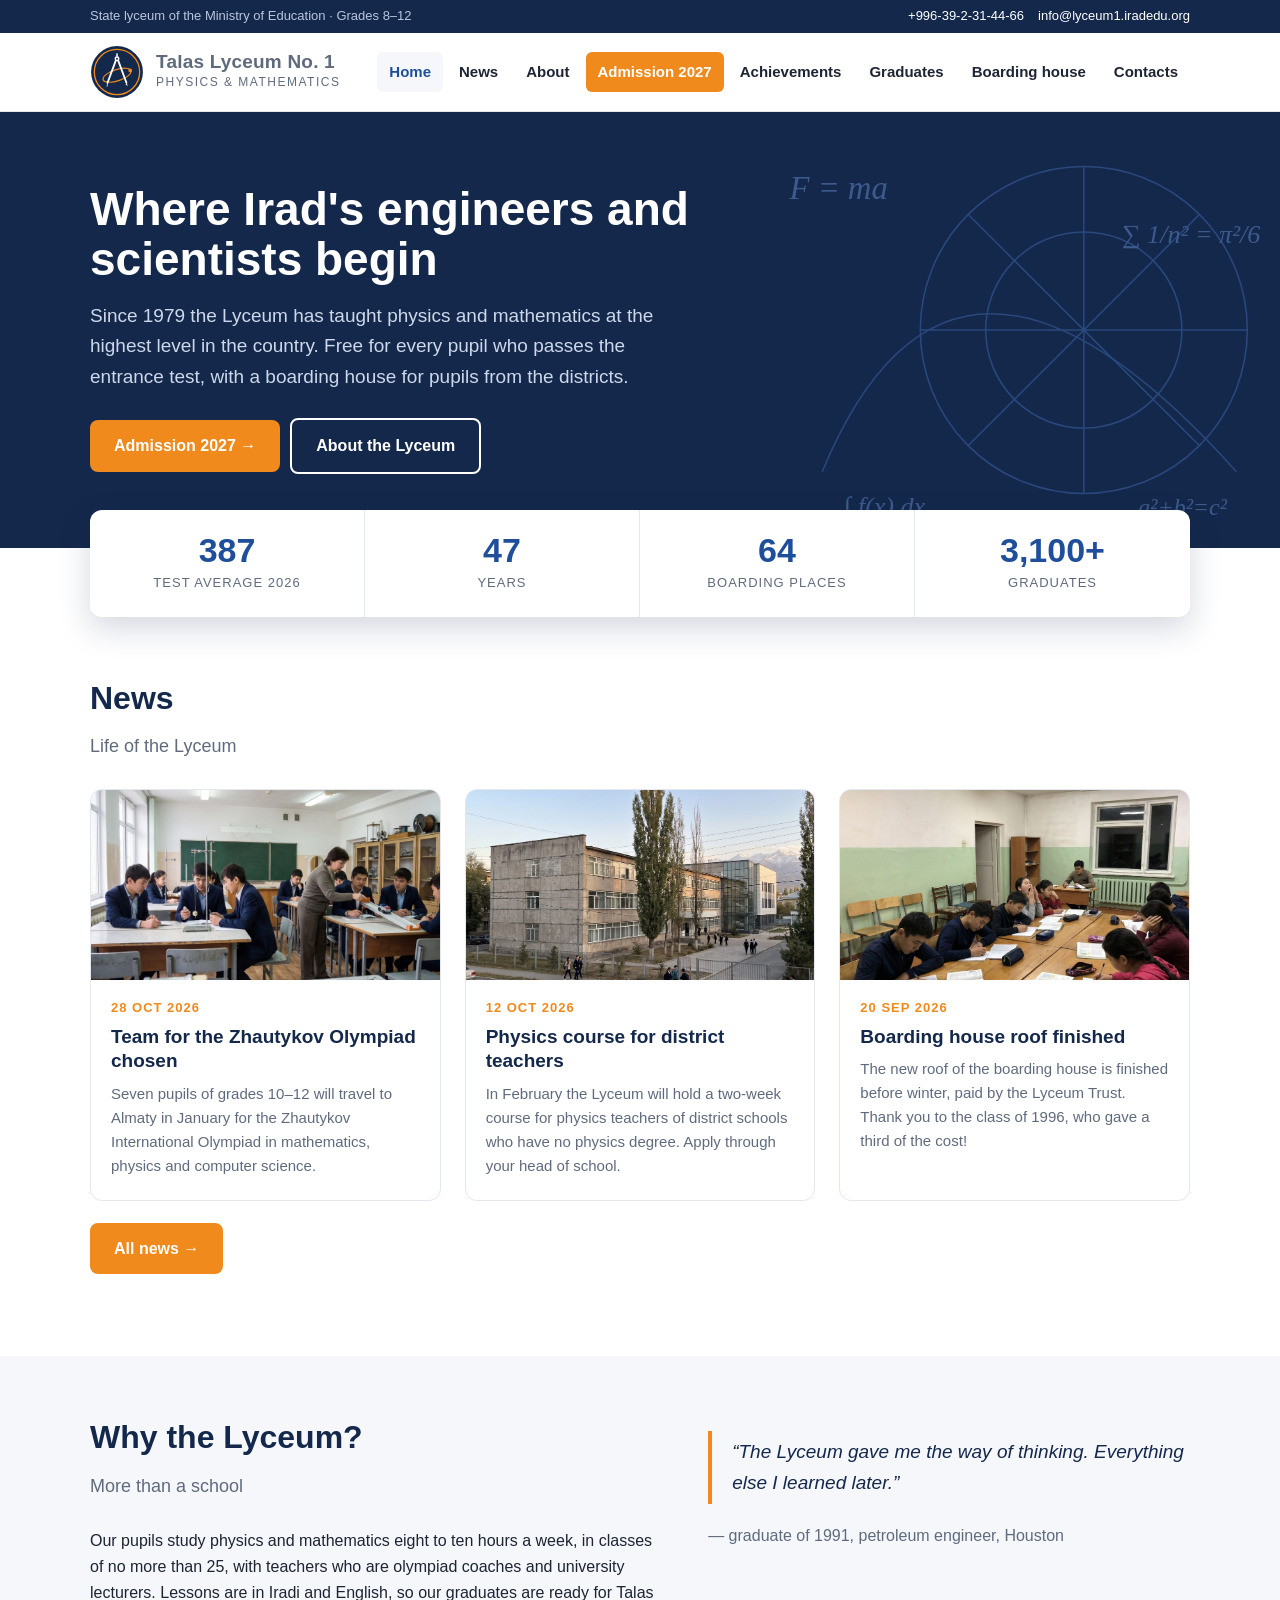
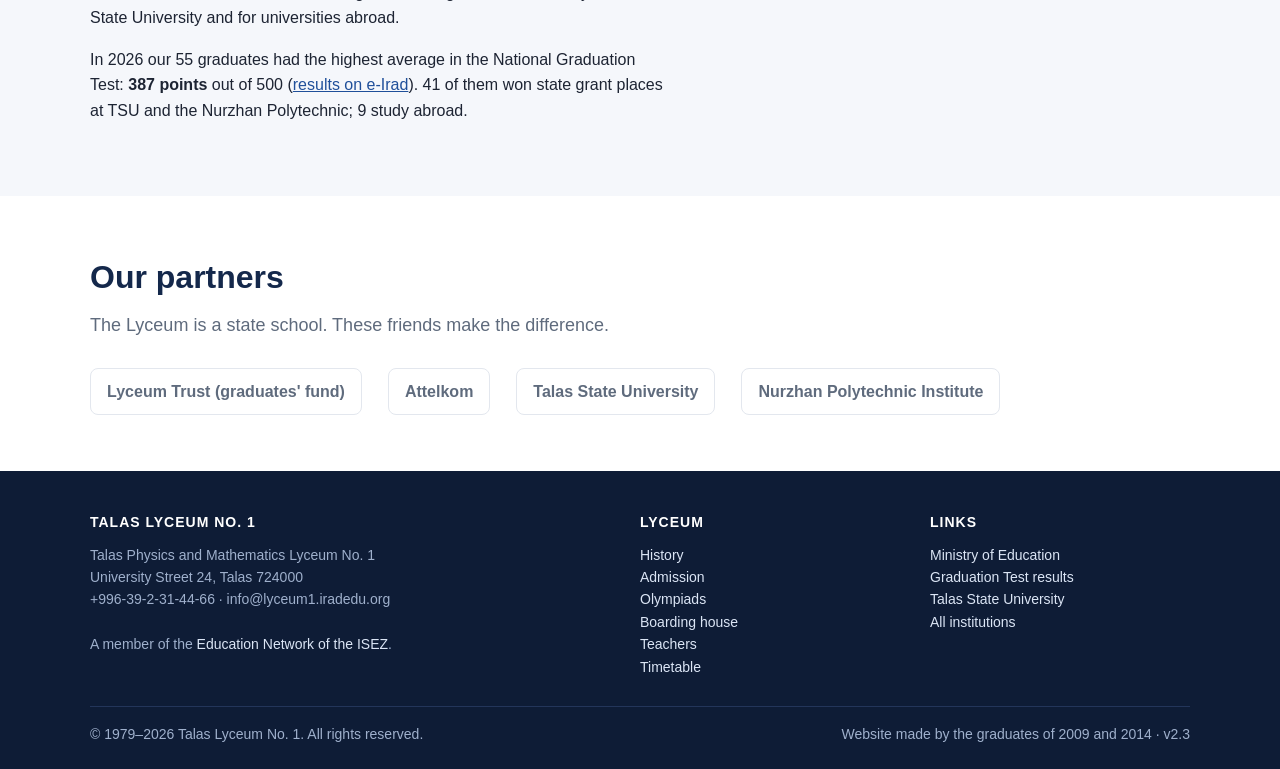
<file: index.html>
<!DOCTYPE html>
<html lang="en">
<head>
<meta charset="utf-8">
<meta name="viewport" content="width=device-width, initial-scale=1">
<title>Talas Lyceum No. 1 | Physics and Mathematics Lyceum</title>
<meta name="description" content="Talas Lyceum No. 1, the physics and mathematics lyceum of the ISEZ since 1979: grades 8-12, entrance test, boarding house for district pupils, highest Graduation Test average in 2026.">
<link rel="canonical" href="https://lyceum1.iradedu.org/">
<meta property="og:type" content="website">
<meta property="og:url" content="https://lyceum1.iradedu.org/">
<meta property="og:title" content="Talas Lyceum No. 1 | Physics and Mathematics Lyceum">
<meta property="og:description" content="Talas Lyceum No. 1, the physics and mathematics lyceum of the ISEZ since 1979: grades 8-12, entrance test, boarding house for district pupils, highest Graduation Test average in 2026.">
<meta property="og:image" content="https://lyceum1.iradedu.org/assets/og-image.png">
<meta property="og:image:width" content="1200">
<meta property="og:image:height" content="630">
<meta name="twitter:card" content="summary_large_image">
<meta name="twitter:image" content="https://lyceum1.iradedu.org/assets/og-image.png">
<link rel="icon" href="favicon.ico" sizes="any">
<link rel="icon" type="image/png" sizes="32x32" href="favicon-32.png">
<link rel="apple-touch-icon" href="apple-touch-icon.png">
<link rel="stylesheet" href="assets/lyceum.css">
<script>window.goatcounter=new Object();goatcounter.path=p=>location.host+p;</script>
<script data-goatcounter="https://irad.goatcounter.com/count" async src="//gc.zgo.at/count.js"></script>
<script async src="https://www.googletagmanager.com/gtag/js?id=G-QTS2XFLJD7"></script>
<script>window.dataLayer=window.dataLayer||[];function gtag(){dataLayer.push(arguments);}gtag('js',new Date());gtag('config','G-QTS2XFLJD7');</script>
</head>
<body>
<div class="top"><div class="wrap"><span>State lyceum of the Ministry of Education &middot; Grades 8&ndash;12</span><span><a href="tel:+996392314466">+996-39-2-31-44-66</a><a href="mailto:info@lyceum1.iradedu.org">info@lyceum1.iradedu.org</a></span></div></div>
<header class="nav"><div class="wrap"><a class="brand" href="index.html"><img src="assets/logo.svg" alt=""><span style="text-transform:none;letter-spacing:0"><b>Talas Lyceum No. 1</b><span>Physics &amp; Mathematics</span></span></a>
<nav aria-label="Main"><ul><li><a href="index.html" class="on">Home</a></li><li><a href="news.html">News</a></li><li><a href="about.html">About</a></li><li><a href="admission.html" class="cta">Admission 2027</a></li><li><a href="achievements.html">Achievements</a></li><li><a href="graduates.html">Graduates</a></li><li><a href="boarding.html">Boarding house</a></li><li><a href="contacts.html">Contacts</a></li></ul></nav></div></header>
<main id="main"><div class="hero"><div class="wrap"><h1>Where Irad's engineers and scientists begin</h1>
<p>Since 1979 the Lyceum has taught physics and mathematics at the highest level in the country. Free for every pupil who passes the entrance test, with a boarding house for pupils from the districts.</p>
<a class="btn" href="admission.html">Admission 2027 &rarr;</a><a class="btn ghost" href="about.html">About the Lyceum</a></div></div>
<div class="wrap"><div class="stats"><div><b>387</b><span>Test average 2026</span></div><div><b>47</b><span>years</span></div><div><b>64</b><span>Boarding places</span></div><div><b>3,100+</b><span>Graduates</span></div></div></div><section><div class="wrap"><h2>News</h2><p class="lead">Life of the Lyceum</p><div class="grid3"><div class="card"><img src="assets/img/lab.jpg" alt="" loading="lazy"><div class="in"><div class="d">28 Oct 2026</div><h4>Team for the Zhautykov Olympiad chosen</h4><p>Seven pupils of grades 10&ndash;12 will travel to Almaty in January for the Zhautykov International Olympiad in mathematics, physics and computer science.</p></div></div><div class="card"><img src="assets/img/building.jpg" alt="" loading="lazy"><div class="in"><div class="d">12 Oct 2026</div><h4>Physics course for district teachers</h4><p>In February the Lyceum will hold a two-week course for physics teachers of district schools who have no physics degree. Apply through your head of school.</p></div></div><div class="card"><img src="assets/img/boarding.jpg" alt="" loading="lazy"><div class="in"><div class="d">20 Sep 2026</div><h4>Boarding house roof finished</h4><p>The new roof of the boarding house is finished before winter, paid by the Lyceum Trust. Thank you to the class of 1996, who gave a third of the cost!</p></div></div></div><p style="margin-top:22px"><a class="btn" href="news.html">All news &rarr;</a></p></div></section>
<section class="alt"><div class="wrap two"><div><h2>Why the Lyceum?</h2><p class="lead">More than a school</p>
<p>Our pupils study physics and mathematics eight to ten hours a week, in classes of no more than 25, with teachers who are olympiad coaches and university lecturers. Lessons are in Iradi and English, so our graduates are ready for Talas State University and for universities abroad.</p>
<p>In 2026 our 55 graduates had the highest average in the National Graduation Test: <b>387 points</b> out of 500 (<a href="https://e-irad.org/test-results/">results on e-Irad</a>). 41 of them won state grant places at TSU and the Nurzhan Polytechnic; 9 study abroad.</p></div>
<div><p class="quote">&ldquo;The Lyceum gave me the way of thinking. Everything else I learned later.&rdquo;</p><p style="color:var(--mut)">&mdash; graduate of 1991, petroleum engineer, Houston</p></div></div></section>
<section><div class="wrap"><h2>Our partners</h2><p class="lead">The Lyceum is a state school. These friends make the difference.</p>
<div class="partners"><span>Lyceum Trust (graduates' fund)</span><span>Attelkom</span><span>Talas State University</span><span>Nurzhan Polytechnic Institute</span></div></div></section></main>
<footer><div class="wrap"><div class="cols">
<div><h5>Talas Lyceum No. 1</h5>Talas Physics and Mathematics Lyceum No. 1<br>University Street 24, Talas 724000<br>+996-39-2-31-44-66 &middot; info@lyceum1.iradedu.org<br><br>A member of the <a href="https://iradedu.org/">Education Network of the ISEZ</a>.</div>
<div><h5>Lyceum</h5><a href="about.html">History</a><br><a href="admission.html">Admission</a><br><a href="achievements.html">Olympiads</a><br><a href="boarding.html">Boarding house</a><br><a href="teachers.html">Teachers</a><br><a href="timetable.html">Timetable</a></div>
<div><h5>Links</h5><a href="https://education.iradgov.org/">Ministry of Education</a><br><a href="https://e-irad.org/test-results/">Graduation Test results</a><br><a href="https://talasuniversity.org/">Talas State University</a><br><a href="https://iradedu.org/institutions.html">All institutions</a></div>
</div><div class="bot"><span>&copy; 1979&ndash;2026 Talas Lyceum No. 1. All rights reserved.</span><span>Website made by the graduates of 2009 and 2014 &middot; v2.3</span></div></div></footer>
</body></html>
</file>
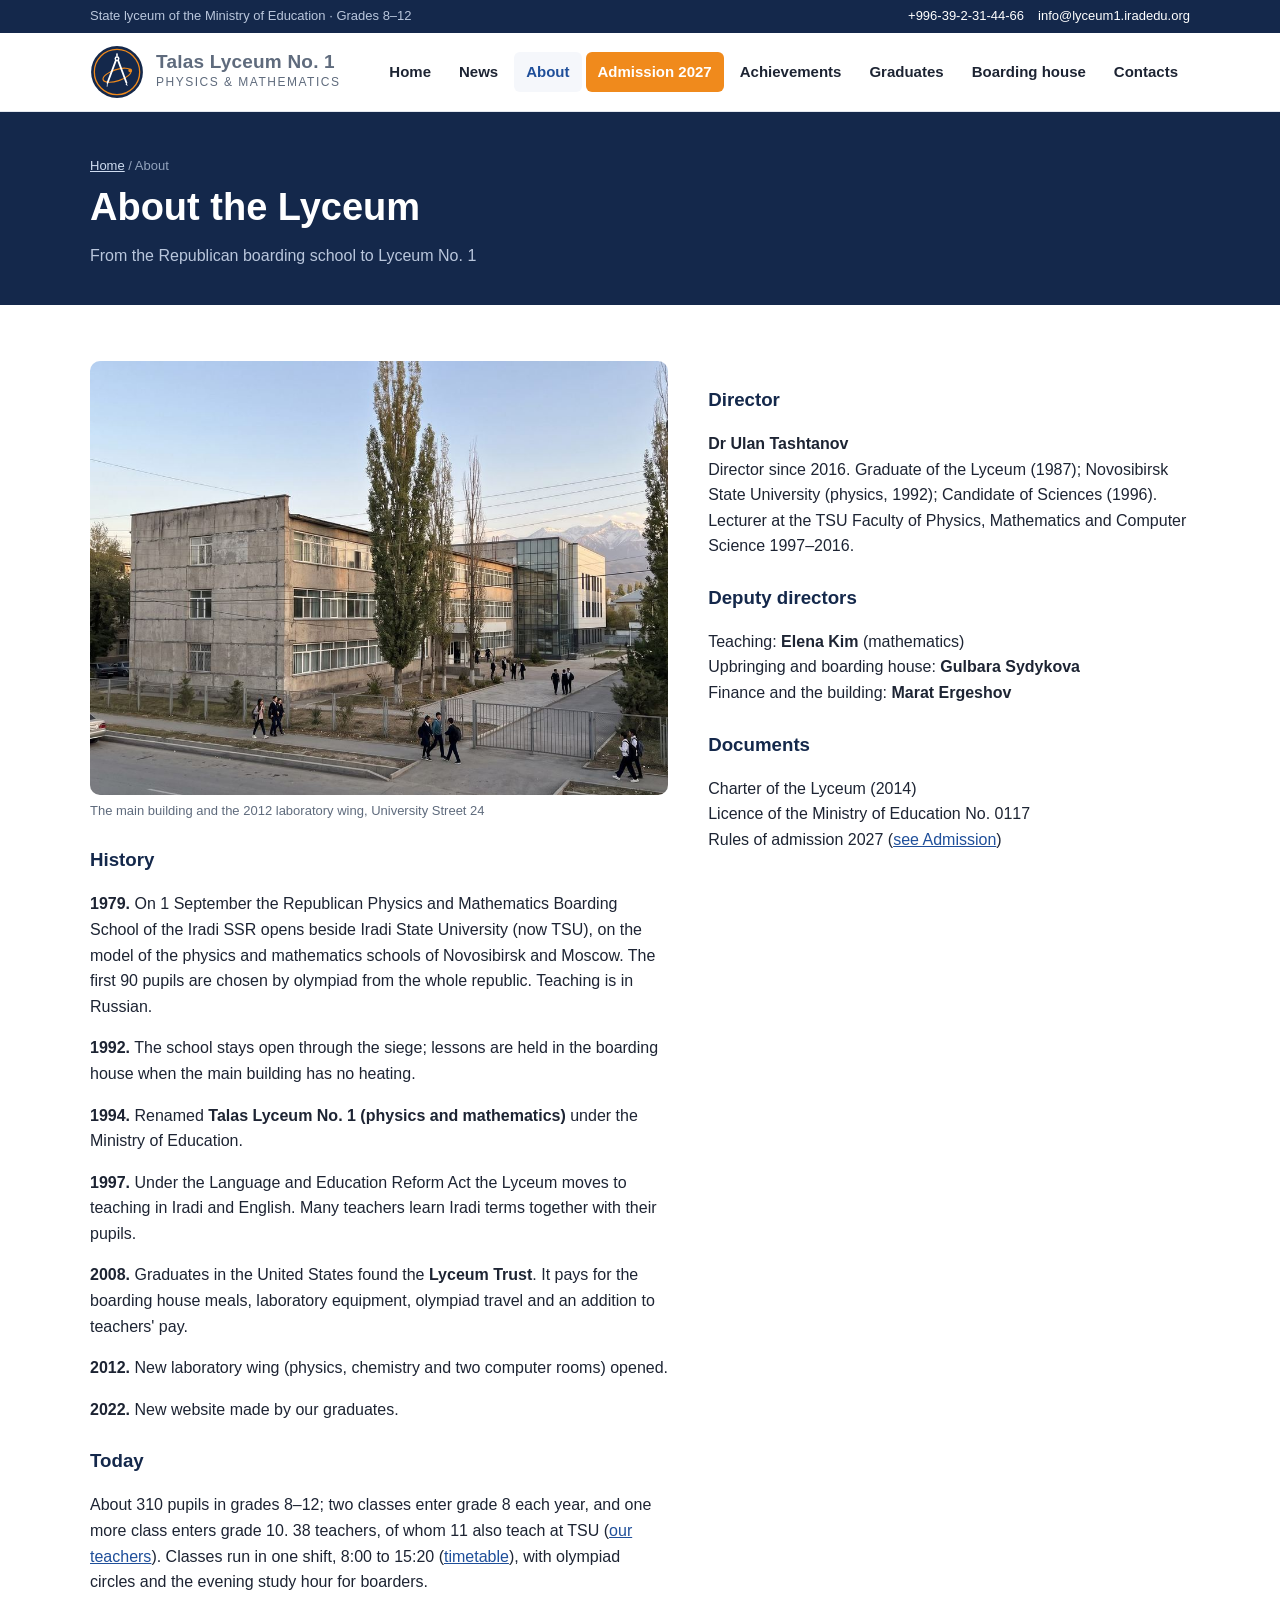
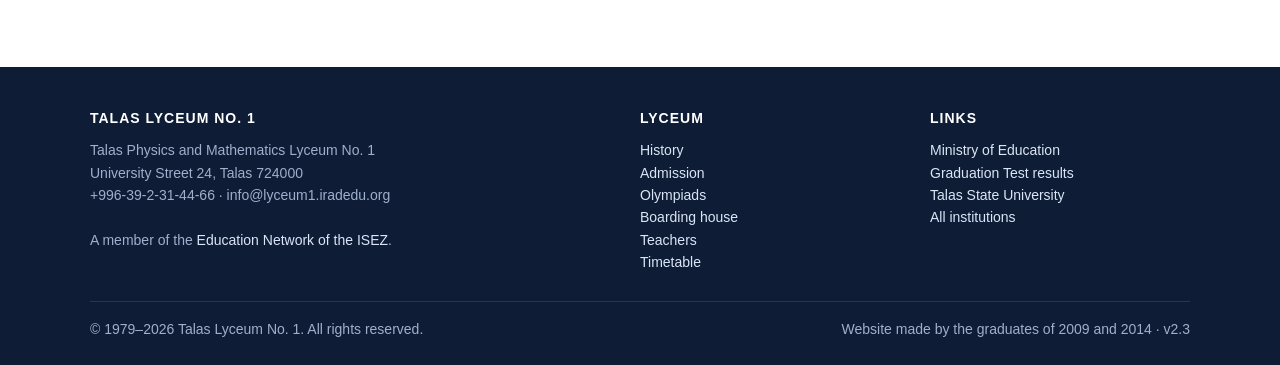
<file: about.html>
<!DOCTYPE html>
<html lang="en">
<head>
<meta charset="utf-8">
<meta name="viewport" content="width=device-width, initial-scale=1">
<title>About the Lyceum | Talas Lyceum No. 1</title>
<meta name="description" content="History of Talas Lyceum No. 1 since the Republican Physics and Mathematics Boarding School of 1979; director, deputy directors, the Lyceum Trust.">
<link rel="canonical" href="https://lyceum1.iradedu.org/about.html">
<meta property="og:type" content="website">
<meta property="og:url" content="https://lyceum1.iradedu.org/about.html">
<meta property="og:title" content="About the Lyceum | Talas Lyceum No. 1">
<meta property="og:description" content="History of Talas Lyceum No. 1 since the Republican Physics and Mathematics Boarding School of 1979; director, deputy directors, the Lyceum Trust.">
<meta property="og:image" content="https://lyceum1.iradedu.org/assets/og-image.png">
<meta property="og:image:width" content="1200">
<meta property="og:image:height" content="630">
<meta name="twitter:card" content="summary_large_image">
<meta name="twitter:image" content="https://lyceum1.iradedu.org/assets/og-image.png">
<link rel="icon" href="favicon.ico" sizes="any">
<link rel="icon" type="image/png" sizes="32x32" href="favicon-32.png">
<link rel="apple-touch-icon" href="apple-touch-icon.png">
<link rel="stylesheet" href="assets/lyceum.css">
<script>window.goatcounter=new Object();goatcounter.path=p=>location.host+p;</script>
<script data-goatcounter="https://irad.goatcounter.com/count" async src="//gc.zgo.at/count.js"></script>
<script async src="https://www.googletagmanager.com/gtag/js?id=G-QTS2XFLJD7"></script>
<script>window.dataLayer=window.dataLayer||[];function gtag(){dataLayer.push(arguments);}gtag('js',new Date());gtag('config','G-QTS2XFLJD7');</script>
</head>
<body>
<div class="top"><div class="wrap"><span>State lyceum of the Ministry of Education &middot; Grades 8&ndash;12</span><span><a href="tel:+996392314466">+996-39-2-31-44-66</a><a href="mailto:info@lyceum1.iradedu.org">info@lyceum1.iradedu.org</a></span></div></div>
<header class="nav"><div class="wrap"><a class="brand" href="index.html"><img src="assets/logo.svg" alt=""><span style="text-transform:none;letter-spacing:0"><b>Talas Lyceum No. 1</b><span>Physics &amp; Mathematics</span></span></a>
<nav aria-label="Main"><ul><li><a href="index.html">Home</a></li><li><a href="news.html">News</a></li><li><a href="about.html" class="on">About</a></li><li><a href="admission.html" class="cta">Admission 2027</a></li><li><a href="achievements.html">Achievements</a></li><li><a href="graduates.html">Graduates</a></li><li><a href="boarding.html">Boarding house</a></li><li><a href="contacts.html">Contacts</a></li></ul></nav></div></header>
<main id="main"><div class="page-h"><div class="wrap"><div class="crumbs"><a href="index.html">Home</a> / About</div><h1>About the Lyceum</h1><p>From the Republican boarding school to Lyceum No. 1</p></div></div>
<section><div class="wrap two"><div>
<figure class="pic"><img src="assets/img/building.jpg" alt="The Lyceum building on University Street"><figcaption>The main building and the 2012 laboratory wing, University Street 24</figcaption></figure>
<h3>History</h3>
<p><b>1979.</b> On 1 September the Republican Physics and Mathematics Boarding School of the Iradi SSR opens beside Iradi State University (now TSU), on the model of the physics and mathematics schools of Novosibirsk and Moscow. The first 90 pupils are chosen by olympiad from the whole republic. Teaching is in Russian.</p>
<p><b>1992.</b> The school stays open through the siege; lessons are held in the boarding house when the main building has no heating.</p>
<p><b>1994.</b> Renamed <b>Talas Lyceum No. 1 (physics and mathematics)</b> under the Ministry of Education.</p>
<p><b>1997.</b> Under the Language and Education Reform Act the Lyceum moves to teaching in Iradi and English. Many teachers learn Iradi terms together with their pupils.</p>
<p><b>2008.</b> Graduates in the United States found the <b>Lyceum Trust</b>. It pays for the boarding house meals, laboratory equipment, olympiad travel and an addition to teachers' pay.</p>
<p><b>2012.</b> New laboratory wing (physics, chemistry and two computer rooms) opened.</p>
<p><b>2022.</b> New website made by our graduates.</p>
<h3>Today</h3>
<p>About 310 pupils in grades 8&ndash;12; two classes enter grade 8 each year, and one more class enters grade 10. 38 teachers, of whom 11 also teach at TSU (<a href="teachers.html">our teachers</a>). Classes run in one shift, 8:00 to 15:20 (<a href="timetable.html">timetable</a>), with olympiad circles and the evening study hour for boarders.</p>
</div><div>
<h3>Director</h3>
<p><b>Dr Ulan Tashtanov</b><br>Director since 2016. Graduate of the Lyceum (1987); Novosibirsk State University (physics, 1992); Candidate of Sciences (1996). Lecturer at the TSU Faculty of Physics, Mathematics and Computer Science 1997&ndash;2016.</p>
<h3>Deputy directors</h3>
<p>Teaching: <b>Elena Kim</b> (mathematics)<br>Upbringing and boarding house: <b>Gulbara Sydykova</b><br>Finance and the building: <b>Marat Ergeshov</b></p>
<h3>Documents</h3>
<p>Charter of the Lyceum (2014)<br>Licence of the Ministry of Education No. 0117<br>Rules of admission 2027 (<a href="admission.html">see Admission</a>)</p>
</div></div></section></main>
<footer><div class="wrap"><div class="cols">
<div><h5>Talas Lyceum No. 1</h5>Talas Physics and Mathematics Lyceum No. 1<br>University Street 24, Talas 724000<br>+996-39-2-31-44-66 &middot; info@lyceum1.iradedu.org<br><br>A member of the <a href="https://iradedu.org/">Education Network of the ISEZ</a>.</div>
<div><h5>Lyceum</h5><a href="about.html">History</a><br><a href="admission.html">Admission</a><br><a href="achievements.html">Olympiads</a><br><a href="boarding.html">Boarding house</a><br><a href="teachers.html">Teachers</a><br><a href="timetable.html">Timetable</a></div>
<div><h5>Links</h5><a href="https://education.iradgov.org/">Ministry of Education</a><br><a href="https://e-irad.org/test-results/">Graduation Test results</a><br><a href="https://talasuniversity.org/">Talas State University</a><br><a href="https://iradedu.org/institutions.html">All institutions</a></div>
</div><div class="bot"><span>&copy; 1979&ndash;2026 Talas Lyceum No. 1. All rights reserved.</span><span>Website made by the graduates of 2009 and 2014 &middot; v2.3</span></div></div></footer>
</body></html>
</file>
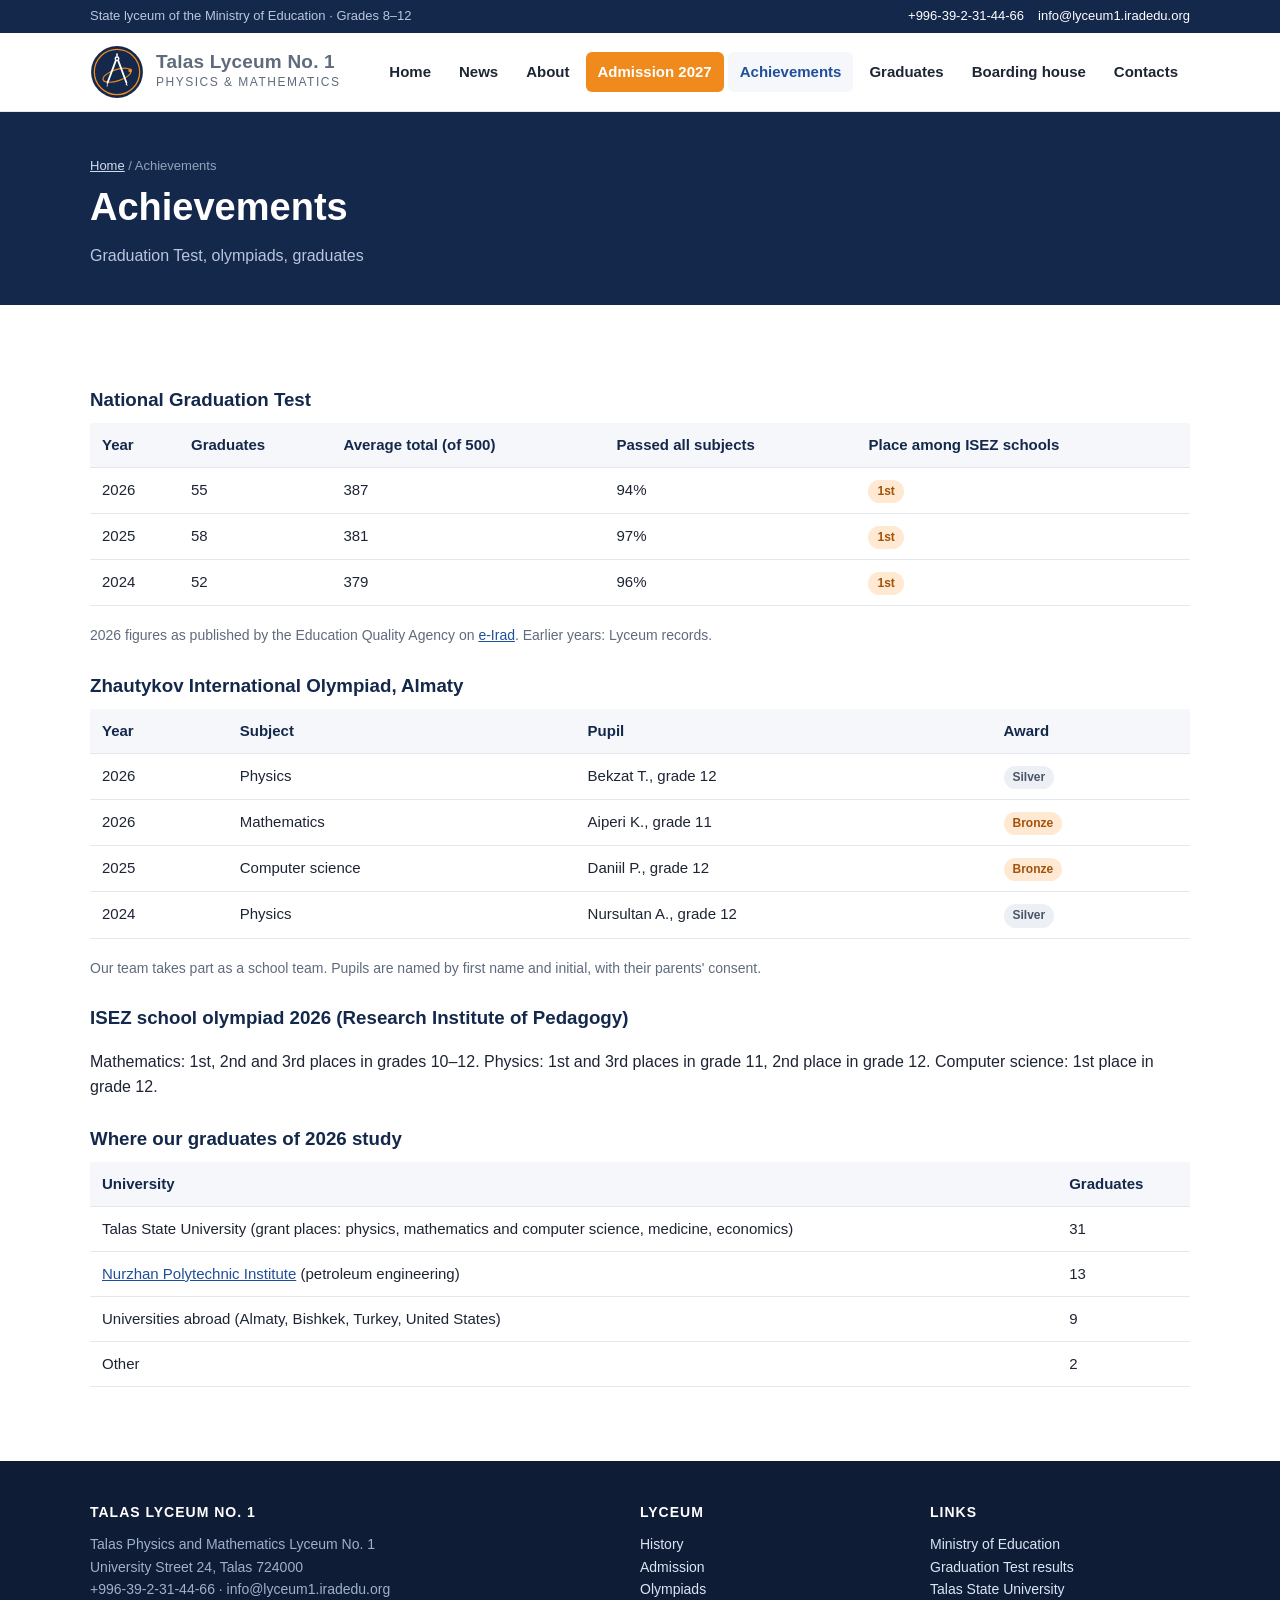
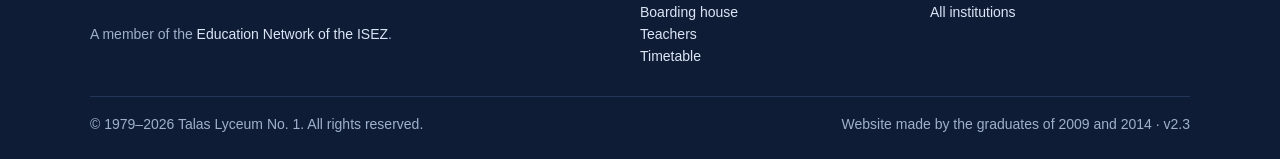
<file: achievements.html>
<!DOCTYPE html>
<html lang="en">
<head>
<meta charset="utf-8">
<meta name="viewport" content="width=device-width, initial-scale=1">
<title>Achievements | Talas Lyceum No. 1</title>
<meta name="description" content="Talas Lyceum No. 1: Graduation Test averages (387 in 2026, first in the ISEZ), Zhautykov Olympiad medals, ISEZ olympiad places and where graduates study.">
<link rel="canonical" href="https://lyceum1.iradedu.org/achievements.html">
<meta property="og:type" content="website">
<meta property="og:url" content="https://lyceum1.iradedu.org/achievements.html">
<meta property="og:title" content="Achievements | Talas Lyceum No. 1">
<meta property="og:description" content="Talas Lyceum No. 1: Graduation Test averages (387 in 2026, first in the ISEZ), Zhautykov Olympiad medals, ISEZ olympiad places and where graduates study.">
<meta property="og:image" content="https://lyceum1.iradedu.org/assets/og-image.png">
<meta property="og:image:width" content="1200">
<meta property="og:image:height" content="630">
<meta name="twitter:card" content="summary_large_image">
<meta name="twitter:image" content="https://lyceum1.iradedu.org/assets/og-image.png">
<link rel="icon" href="favicon.ico" sizes="any">
<link rel="icon" type="image/png" sizes="32x32" href="favicon-32.png">
<link rel="apple-touch-icon" href="apple-touch-icon.png">
<link rel="stylesheet" href="assets/lyceum.css">
<script>window.goatcounter=new Object();goatcounter.path=p=>location.host+p;</script>
<script data-goatcounter="https://irad.goatcounter.com/count" async src="//gc.zgo.at/count.js"></script>
<script async src="https://www.googletagmanager.com/gtag/js?id=G-QTS2XFLJD7"></script>
<script>window.dataLayer=window.dataLayer||[];function gtag(){dataLayer.push(arguments);}gtag('js',new Date());gtag('config','G-QTS2XFLJD7');</script>
</head>
<body>
<div class="top"><div class="wrap"><span>State lyceum of the Ministry of Education &middot; Grades 8&ndash;12</span><span><a href="tel:+996392314466">+996-39-2-31-44-66</a><a href="mailto:info@lyceum1.iradedu.org">info@lyceum1.iradedu.org</a></span></div></div>
<header class="nav"><div class="wrap"><a class="brand" href="index.html"><img src="assets/logo.svg" alt=""><span style="text-transform:none;letter-spacing:0"><b>Talas Lyceum No. 1</b><span>Physics &amp; Mathematics</span></span></a>
<nav aria-label="Main"><ul><li><a href="index.html">Home</a></li><li><a href="news.html">News</a></li><li><a href="about.html">About</a></li><li><a href="admission.html" class="cta">Admission 2027</a></li><li><a href="achievements.html" class="on">Achievements</a></li><li><a href="graduates.html">Graduates</a></li><li><a href="boarding.html">Boarding house</a></li><li><a href="contacts.html">Contacts</a></li></ul></nav></div></header>
<main id="main"><div class="page-h"><div class="wrap"><div class="crumbs"><a href="index.html">Home</a> / Achievements</div><h1>Achievements</h1><p>Graduation Test, olympiads, graduates</p></div></div>
<section><div class="wrap">
<h3>National Graduation Test</h3>
<table><tr><th>Year</th><th>Graduates</th><th>Average total (of 500)</th><th>Passed all subjects</th><th>Place among ISEZ schools</th></tr>
<tr><td>2026</td><td>55</td><td>387</td><td>94%</td><td><span class="badge">1st</span></td></tr>
<tr><td>2025</td><td>58</td><td>381</td><td>97%</td><td><span class="badge">1st</span></td></tr>
<tr><td>2024</td><td>52</td><td>379</td><td>96%</td><td><span class="badge">1st</span></td></tr></table>
<p style="color:var(--mut);font-size:14px">2026 figures as published by the Education Quality Agency on <a href="https://e-irad.org/test-results/">e-Irad</a>. Earlier years: Lyceum records.</p>
<h3>Zhautykov International Olympiad, Almaty</h3>
<table><tr><th>Year</th><th>Subject</th><th>Pupil</th><th>Award</th></tr>
<tr><td>2026</td><td>Physics</td><td>Bekzat T., grade 12</td><td><span class="badge s">Silver</span></td></tr>
<tr><td>2026</td><td>Mathematics</td><td>Aiperi K., grade 11</td><td><span class="badge">Bronze</span></td></tr>
<tr><td>2025</td><td>Computer science</td><td>Daniil P., grade 12</td><td><span class="badge">Bronze</span></td></tr>
<tr><td>2024</td><td>Physics</td><td>Nursultan A., grade 12</td><td><span class="badge s">Silver</span></td></tr></table>
<p style="color:var(--mut);font-size:14px">Our team takes part as a school team. Pupils are named by first name and initial, with their parents' consent.</p>
<h3>ISEZ school olympiad 2026 (Research Institute of Pedagogy)</h3>
<p>Mathematics: 1st, 2nd and 3rd places in grades 10&ndash;12. Physics: 1st and 3rd places in grade 11, 2nd place in grade 12. Computer science: 1st place in grade 12.</p>
<h3>Where our graduates of 2026 study</h3>
<table><tr><th>University</th><th>Graduates</th></tr>
<tr><td>Talas State University (grant places: physics, mathematics and computer science, medicine, economics)</td><td>31</td></tr>
<tr><td><a href="https://npi.iradedu.org/">Nurzhan Polytechnic Institute</a> (petroleum engineering)</td><td>13</td></tr>
<tr><td>Universities abroad (Almaty, Bishkek, Turkey, United States)</td><td>9</td></tr>
<tr><td>Other</td><td>2</td></tr></table>
</div></section></main>
<footer><div class="wrap"><div class="cols">
<div><h5>Talas Lyceum No. 1</h5>Talas Physics and Mathematics Lyceum No. 1<br>University Street 24, Talas 724000<br>+996-39-2-31-44-66 &middot; info@lyceum1.iradedu.org<br><br>A member of the <a href="https://iradedu.org/">Education Network of the ISEZ</a>.</div>
<div><h5>Lyceum</h5><a href="about.html">History</a><br><a href="admission.html">Admission</a><br><a href="achievements.html">Olympiads</a><br><a href="boarding.html">Boarding house</a><br><a href="teachers.html">Teachers</a><br><a href="timetable.html">Timetable</a></div>
<div><h5>Links</h5><a href="https://education.iradgov.org/">Ministry of Education</a><br><a href="https://e-irad.org/test-results/">Graduation Test results</a><br><a href="https://talasuniversity.org/">Talas State University</a><br><a href="https://iradedu.org/institutions.html">All institutions</a></div>
</div><div class="bot"><span>&copy; 1979&ndash;2026 Talas Lyceum No. 1. All rights reserved.</span><span>Website made by the graduates of 2009 and 2014 &middot; v2.3</span></div></div></footer>
</body></html>
</file>
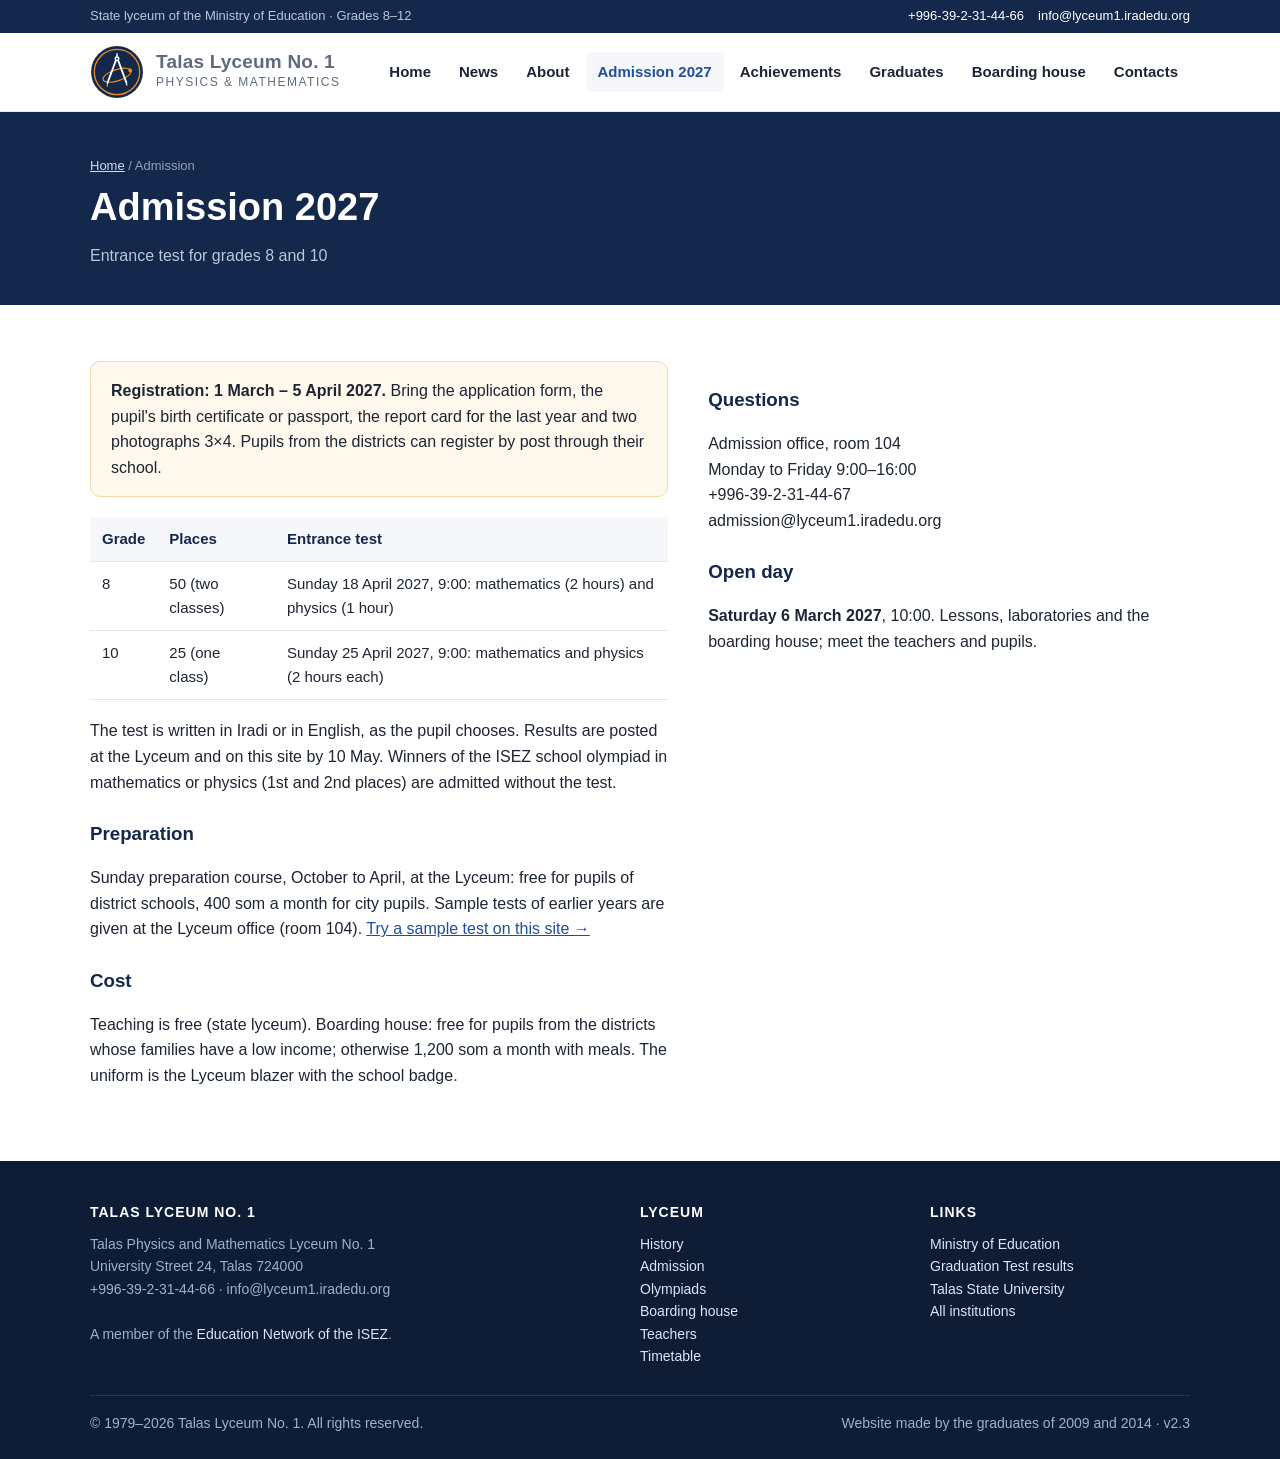
<file: admission.html>
<!DOCTYPE html>
<html lang="en">
<head>
<meta charset="utf-8">
<meta name="viewport" content="width=device-width, initial-scale=1">
<title>Admission 2027 | Talas Lyceum No. 1</title>
<meta name="description" content="Admission to Talas Lyceum No. 1 in 2027: registration 1 March-5 April, entrance test in mathematics and physics for grades 8 and 10, preparation course, boarding house.">
<link rel="canonical" href="https://lyceum1.iradedu.org/admission.html">
<meta property="og:type" content="website">
<meta property="og:url" content="https://lyceum1.iradedu.org/admission.html">
<meta property="og:title" content="Admission 2027 | Talas Lyceum No. 1">
<meta property="og:description" content="Admission to Talas Lyceum No. 1 in 2027: registration 1 March-5 April, entrance test in mathematics and physics for grades 8 and 10, preparation course, boarding house.">
<meta property="og:image" content="https://lyceum1.iradedu.org/assets/og-image.png">
<meta property="og:image:width" content="1200">
<meta property="og:image:height" content="630">
<meta name="twitter:card" content="summary_large_image">
<meta name="twitter:image" content="https://lyceum1.iradedu.org/assets/og-image.png">
<link rel="icon" href="favicon.ico" sizes="any">
<link rel="icon" type="image/png" sizes="32x32" href="favicon-32.png">
<link rel="apple-touch-icon" href="apple-touch-icon.png">
<link rel="stylesheet" href="assets/lyceum.css">
<script>window.goatcounter=new Object();goatcounter.path=p=>location.host+p;</script>
<script data-goatcounter="https://irad.goatcounter.com/count" async src="//gc.zgo.at/count.js"></script>
<script async src="https://www.googletagmanager.com/gtag/js?id=G-QTS2XFLJD7"></script>
<script>window.dataLayer=window.dataLayer||[];function gtag(){dataLayer.push(arguments);}gtag('js',new Date());gtag('config','G-QTS2XFLJD7');</script>
</head>
<body>
<div class="top"><div class="wrap"><span>State lyceum of the Ministry of Education &middot; Grades 8&ndash;12</span><span><a href="tel:+996392314466">+996-39-2-31-44-66</a><a href="mailto:info@lyceum1.iradedu.org">info@lyceum1.iradedu.org</a></span></div></div>
<header class="nav"><div class="wrap"><a class="brand" href="index.html"><img src="assets/logo.svg" alt=""><span style="text-transform:none;letter-spacing:0"><b>Talas Lyceum No. 1</b><span>Physics &amp; Mathematics</span></span></a>
<nav aria-label="Main"><ul><li><a href="index.html">Home</a></li><li><a href="news.html">News</a></li><li><a href="about.html">About</a></li><li><a href="admission.html" class="on">Admission 2027</a></li><li><a href="achievements.html">Achievements</a></li><li><a href="graduates.html">Graduates</a></li><li><a href="boarding.html">Boarding house</a></li><li><a href="contacts.html">Contacts</a></li></ul></nav></div></header>
<main id="main"><div class="page-h"><div class="wrap"><div class="crumbs"><a href="index.html">Home</a> / Admission</div><h1>Admission 2027</h1><p>Entrance test for grades 8 and 10</p></div></div>
<section><div class="wrap two"><div>
<div class="note"><b>Registration: 1 March &ndash; 5 April 2027.</b> Bring the application form, the pupil's birth certificate or passport, the report card for the last year and two photographs 3&times;4. Pupils from the districts can register by post through their school.</div>
<table><tr><th>Grade</th><th>Places</th><th>Entrance test</th></tr>
<tr><td>8</td><td>50 (two classes)</td><td>Sunday 18 April 2027, 9:00: mathematics (2 hours) and physics (1 hour)</td></tr>
<tr><td>10</td><td>25 (one class)</td><td>Sunday 25 April 2027, 9:00: mathematics and physics (2 hours each)</td></tr></table>
<p>The test is written in Iradi or in English, as the pupil chooses. Results are posted at the Lyceum and on this site by 10 May. Winners of the ISEZ school olympiad in mathematics or physics (1st and 2nd places) are admitted without the test.</p>
<h3>Preparation</h3>
<p>Sunday preparation course, October to April, at the Lyceum: free for pupils of district schools, 400 som a month for city pupils. Sample tests of earlier years are given at the Lyceum office (room 104). <a href="sample-test.html">Try a sample test on this site &rarr;</a></p>
<h3>Cost</h3>
<p>Teaching is free (state lyceum). Boarding house: free for pupils from the districts whose families have a low income; otherwise 1,200 som a month with meals. The uniform is the Lyceum blazer with the school badge.</p>
</div><div>
<h3>Questions</h3><p>Admission office, room 104<br>Monday to Friday 9:00&ndash;16:00<br>+996-39-2-31-44-67<br>admission@lyceum1.iradedu.org</p>
<h3>Open day</h3><p><b>Saturday 6 March 2027</b>, 10:00. Lessons, laboratories and the boarding house; meet the teachers and pupils.</p>
</div></div></section></main>
<footer><div class="wrap"><div class="cols">
<div><h5>Talas Lyceum No. 1</h5>Talas Physics and Mathematics Lyceum No. 1<br>University Street 24, Talas 724000<br>+996-39-2-31-44-66 &middot; info@lyceum1.iradedu.org<br><br>A member of the <a href="https://iradedu.org/">Education Network of the ISEZ</a>.</div>
<div><h5>Lyceum</h5><a href="about.html">History</a><br><a href="admission.html">Admission</a><br><a href="achievements.html">Olympiads</a><br><a href="boarding.html">Boarding house</a><br><a href="teachers.html">Teachers</a><br><a href="timetable.html">Timetable</a></div>
<div><h5>Links</h5><a href="https://education.iradgov.org/">Ministry of Education</a><br><a href="https://e-irad.org/test-results/">Graduation Test results</a><br><a href="https://talasuniversity.org/">Talas State University</a><br><a href="https://iradedu.org/institutions.html">All institutions</a></div>
</div><div class="bot"><span>&copy; 1979&ndash;2026 Talas Lyceum No. 1. All rights reserved.</span><span>Website made by the graduates of 2009 and 2014 &middot; v2.3</span></div></div></footer>
</body></html>
</file>
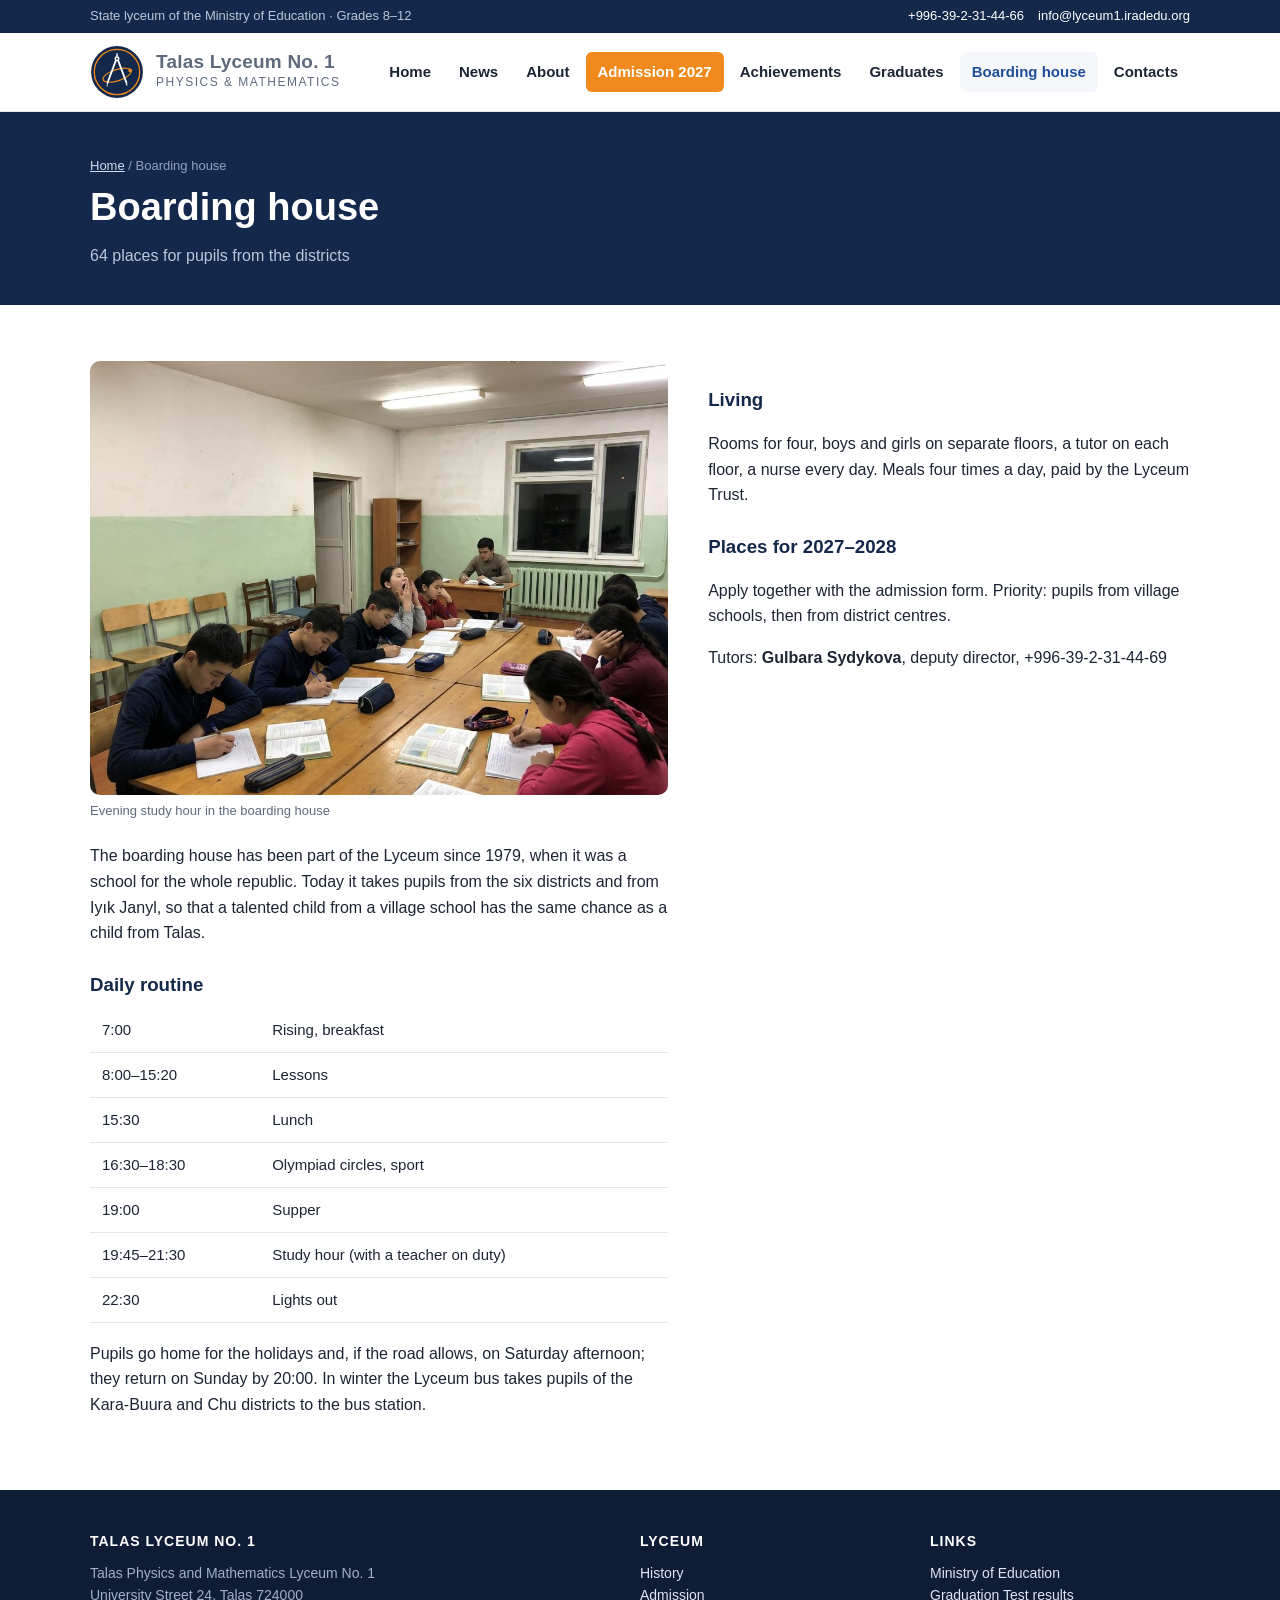
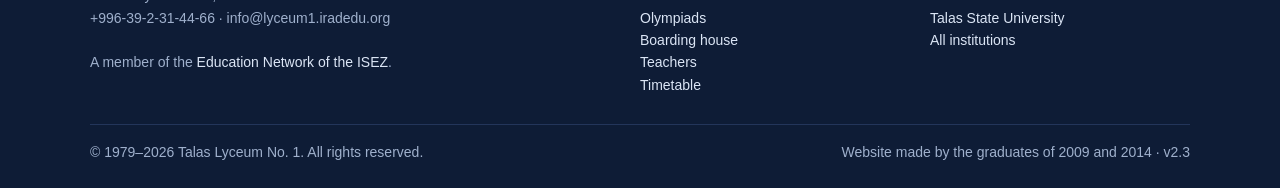
<file: boarding.html>
<!DOCTYPE html>
<html lang="en">
<head>
<meta charset="utf-8">
<meta name="viewport" content="width=device-width, initial-scale=1">
<title>Boarding house | Talas Lyceum No. 1</title>
<meta name="description" content="The boarding house of Talas Lyceum No. 1: 64 places for pupils from the districts, daily routine, meals paid by the Lyceum Trust.">
<link rel="canonical" href="https://lyceum1.iradedu.org/boarding.html">
<meta property="og:type" content="website">
<meta property="og:url" content="https://lyceum1.iradedu.org/boarding.html">
<meta property="og:title" content="Boarding house | Talas Lyceum No. 1">
<meta property="og:description" content="The boarding house of Talas Lyceum No. 1: 64 places for pupils from the districts, daily routine, meals paid by the Lyceum Trust.">
<meta property="og:image" content="https://lyceum1.iradedu.org/assets/og-image.png">
<meta property="og:image:width" content="1200">
<meta property="og:image:height" content="630">
<meta name="twitter:card" content="summary_large_image">
<meta name="twitter:image" content="https://lyceum1.iradedu.org/assets/og-image.png">
<link rel="icon" href="favicon.ico" sizes="any">
<link rel="icon" type="image/png" sizes="32x32" href="favicon-32.png">
<link rel="apple-touch-icon" href="apple-touch-icon.png">
<link rel="stylesheet" href="assets/lyceum.css">
<script>window.goatcounter=new Object();goatcounter.path=p=>location.host+p;</script>
<script data-goatcounter="https://irad.goatcounter.com/count" async src="//gc.zgo.at/count.js"></script>
<script async src="https://www.googletagmanager.com/gtag/js?id=G-QTS2XFLJD7"></script>
<script>window.dataLayer=window.dataLayer||[];function gtag(){dataLayer.push(arguments);}gtag('js',new Date());gtag('config','G-QTS2XFLJD7');</script>
</head>
<body>
<div class="top"><div class="wrap"><span>State lyceum of the Ministry of Education &middot; Grades 8&ndash;12</span><span><a href="tel:+996392314466">+996-39-2-31-44-66</a><a href="mailto:info@lyceum1.iradedu.org">info@lyceum1.iradedu.org</a></span></div></div>
<header class="nav"><div class="wrap"><a class="brand" href="index.html"><img src="assets/logo.svg" alt=""><span style="text-transform:none;letter-spacing:0"><b>Talas Lyceum No. 1</b><span>Physics &amp; Mathematics</span></span></a>
<nav aria-label="Main"><ul><li><a href="index.html">Home</a></li><li><a href="news.html">News</a></li><li><a href="about.html">About</a></li><li><a href="admission.html" class="cta">Admission 2027</a></li><li><a href="achievements.html">Achievements</a></li><li><a href="graduates.html">Graduates</a></li><li><a href="boarding.html" class="on">Boarding house</a></li><li><a href="contacts.html">Contacts</a></li></ul></nav></div></header>
<main id="main"><div class="page-h"><div class="wrap"><div class="crumbs"><a href="index.html">Home</a> / Boarding house</div><h1>Boarding house</h1><p>64 places for pupils from the districts</p></div></div>
<section><div class="wrap two"><div>
<figure class="pic"><img src="assets/img/boarding.jpg" alt="Evening study hour in the boarding house"><figcaption>Evening study hour in the boarding house</figcaption></figure>
<p>The boarding house has been part of the Lyceum since 1979, when it was a school for the whole republic. Today it takes pupils from the six districts and from Iyık Janyl, so that a talented child from a village school has the same chance as a child from Talas.</p>
<h3>Daily routine</h3>
<table><tr><td>7:00</td><td>Rising, breakfast</td></tr><tr><td>8:00&ndash;15:20</td><td>Lessons</td></tr><tr><td>15:30</td><td>Lunch</td></tr><tr><td>16:30&ndash;18:30</td><td>Olympiad circles, sport</td></tr><tr><td>19:00</td><td>Supper</td></tr><tr><td>19:45&ndash;21:30</td><td>Study hour (with a teacher on duty)</td></tr><tr><td>22:30</td><td>Lights out</td></tr></table>
<p>Pupils go home for the holidays and, if the road allows, on Saturday afternoon; they return on Sunday by 20:00. In winter the Lyceum bus takes pupils of the Kara-Buura and Chu districts to the bus station.</p>
</div><div>
<h3>Living</h3><p>Rooms for four, boys and girls on separate floors, a tutor on each floor, a nurse every day. Meals four times a day, paid by the Lyceum Trust.</p>
<h3>Places for 2027&ndash;2028</h3><p>Apply together with the admission form. Priority: pupils from village schools, then from district centres.</p>
<p>Tutors: <b>Gulbara Sydykova</b>, deputy director, +996-39-2-31-44-69</p>
</div></div></section></main>
<footer><div class="wrap"><div class="cols">
<div><h5>Talas Lyceum No. 1</h5>Talas Physics and Mathematics Lyceum No. 1<br>University Street 24, Talas 724000<br>+996-39-2-31-44-66 &middot; info@lyceum1.iradedu.org<br><br>A member of the <a href="https://iradedu.org/">Education Network of the ISEZ</a>.</div>
<div><h5>Lyceum</h5><a href="about.html">History</a><br><a href="admission.html">Admission</a><br><a href="achievements.html">Olympiads</a><br><a href="boarding.html">Boarding house</a><br><a href="teachers.html">Teachers</a><br><a href="timetable.html">Timetable</a></div>
<div><h5>Links</h5><a href="https://education.iradgov.org/">Ministry of Education</a><br><a href="https://e-irad.org/test-results/">Graduation Test results</a><br><a href="https://talasuniversity.org/">Talas State University</a><br><a href="https://iradedu.org/institutions.html">All institutions</a></div>
</div><div class="bot"><span>&copy; 1979&ndash;2026 Talas Lyceum No. 1. All rights reserved.</span><span>Website made by the graduates of 2009 and 2014 &middot; v2.3</span></div></div></footer>
</body></html>
</file>
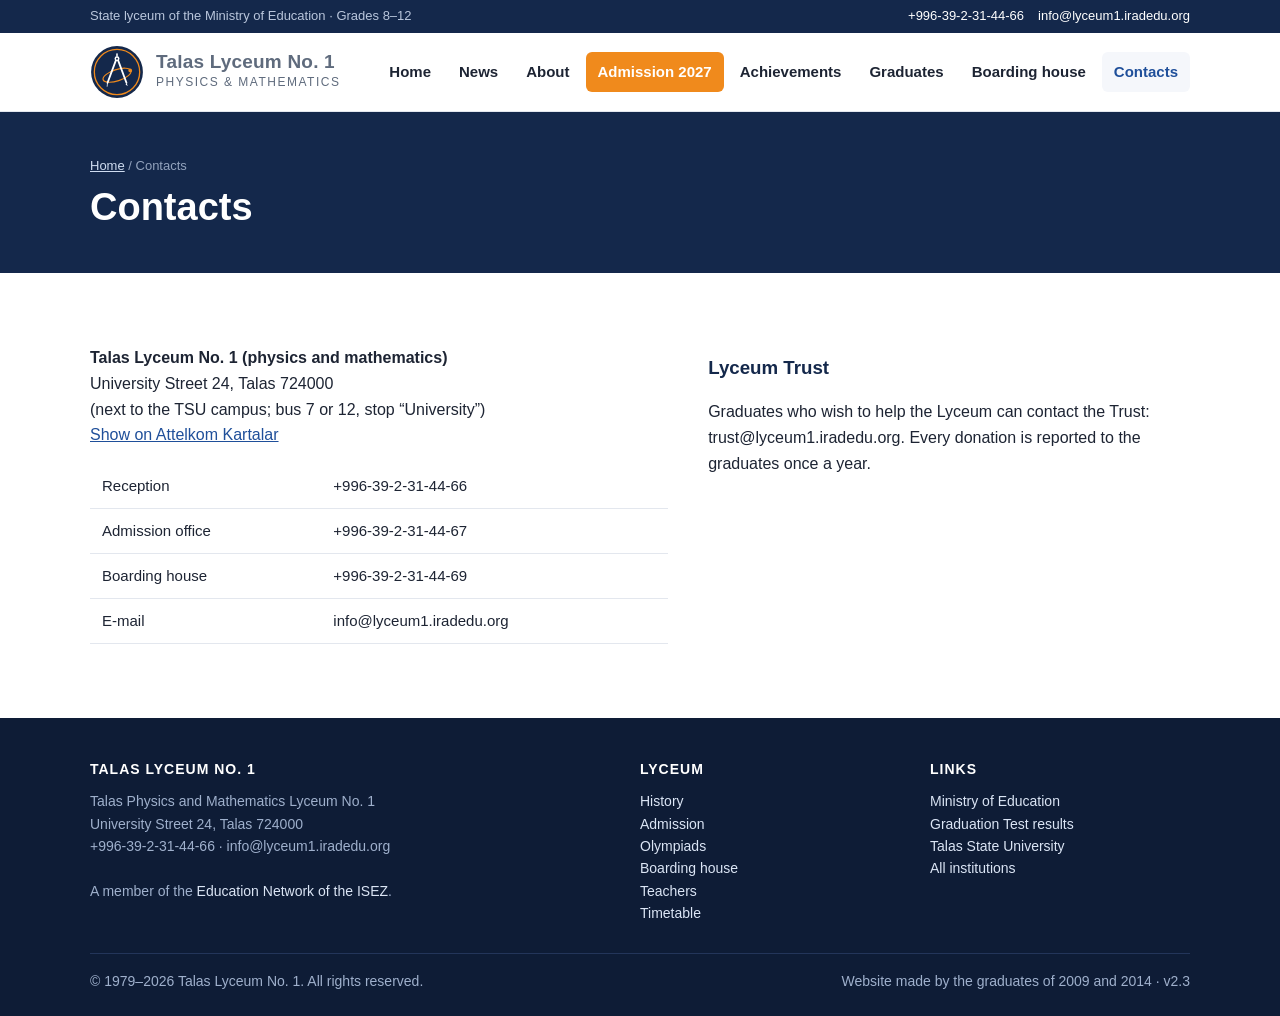
<file: contacts.html>
<!DOCTYPE html>
<html lang="en">
<head>
<meta charset="utf-8">
<meta name="viewport" content="width=device-width, initial-scale=1">
<title>Contacts | Talas Lyceum No. 1</title>
<meta name="description" content="Contacts of Talas Lyceum No. 1, University Street 24, Talas.">
<link rel="canonical" href="https://lyceum1.iradedu.org/contacts.html">
<meta property="og:type" content="website">
<meta property="og:url" content="https://lyceum1.iradedu.org/contacts.html">
<meta property="og:title" content="Contacts | Talas Lyceum No. 1">
<meta property="og:description" content="Contacts of Talas Lyceum No. 1, University Street 24, Talas.">
<meta property="og:image" content="https://lyceum1.iradedu.org/assets/og-image.png">
<meta property="og:image:width" content="1200">
<meta property="og:image:height" content="630">
<meta name="twitter:card" content="summary_large_image">
<meta name="twitter:image" content="https://lyceum1.iradedu.org/assets/og-image.png">
<link rel="icon" href="favicon.ico" sizes="any">
<link rel="icon" type="image/png" sizes="32x32" href="favicon-32.png">
<link rel="apple-touch-icon" href="apple-touch-icon.png">
<link rel="stylesheet" href="assets/lyceum.css">
<script>window.goatcounter=new Object();goatcounter.path=p=>location.host+p;</script>
<script data-goatcounter="https://irad.goatcounter.com/count" async src="//gc.zgo.at/count.js"></script>
<script async src="https://www.googletagmanager.com/gtag/js?id=G-QTS2XFLJD7"></script>
<script>window.dataLayer=window.dataLayer||[];function gtag(){dataLayer.push(arguments);}gtag('js',new Date());gtag('config','G-QTS2XFLJD7');</script>
</head>
<body>
<div class="top"><div class="wrap"><span>State lyceum of the Ministry of Education &middot; Grades 8&ndash;12</span><span><a href="tel:+996392314466">+996-39-2-31-44-66</a><a href="mailto:info@lyceum1.iradedu.org">info@lyceum1.iradedu.org</a></span></div></div>
<header class="nav"><div class="wrap"><a class="brand" href="index.html"><img src="assets/logo.svg" alt=""><span style="text-transform:none;letter-spacing:0"><b>Talas Lyceum No. 1</b><span>Physics &amp; Mathematics</span></span></a>
<nav aria-label="Main"><ul><li><a href="index.html">Home</a></li><li><a href="news.html">News</a></li><li><a href="about.html">About</a></li><li><a href="admission.html" class="cta">Admission 2027</a></li><li><a href="achievements.html">Achievements</a></li><li><a href="graduates.html">Graduates</a></li><li><a href="boarding.html">Boarding house</a></li><li><a href="contacts.html" class="on">Contacts</a></li></ul></nav></div></header>
<main id="main"><div class="page-h"><div class="wrap"><div class="crumbs"><a href="index.html">Home</a> / Contacts</div><h1>Contacts</h1></div></div>
<section><div class="wrap two"><div><p><b>Talas Lyceum No. 1 (physics and mathematics)</b><br>University Street 24, Talas 724000<br>(next to the TSU campus; bus 7 or 12, stop &ldquo;University&rdquo;)<br><a href="https://maps.attelkom.net/?p=talas-lyceum-1">Show on Attelkom Kartalar</a></p>
<table><tr><td>Reception</td><td>+996-39-2-31-44-66</td></tr><tr><td>Admission office</td><td>+996-39-2-31-44-67</td></tr><tr><td>Boarding house</td><td>+996-39-2-31-44-69</td></tr><tr><td>E-mail</td><td>info@lyceum1.iradedu.org</td></tr></table></div>
<div><h3>Lyceum Trust</h3><p>Graduates who wish to help the Lyceum can contact the Trust: trust@lyceum1.iradedu.org. Every donation is reported to the graduates once a year.</p></div></div></section></main>
<footer><div class="wrap"><div class="cols">
<div><h5>Talas Lyceum No. 1</h5>Talas Physics and Mathematics Lyceum No. 1<br>University Street 24, Talas 724000<br>+996-39-2-31-44-66 &middot; info@lyceum1.iradedu.org<br><br>A member of the <a href="https://iradedu.org/">Education Network of the ISEZ</a>.</div>
<div><h5>Lyceum</h5><a href="about.html">History</a><br><a href="admission.html">Admission</a><br><a href="achievements.html">Olympiads</a><br><a href="boarding.html">Boarding house</a><br><a href="teachers.html">Teachers</a><br><a href="timetable.html">Timetable</a></div>
<div><h5>Links</h5><a href="https://education.iradgov.org/">Ministry of Education</a><br><a href="https://e-irad.org/test-results/">Graduation Test results</a><br><a href="https://talasuniversity.org/">Talas State University</a><br><a href="https://iradedu.org/institutions.html">All institutions</a></div>
</div><div class="bot"><span>&copy; 1979&ndash;2026 Talas Lyceum No. 1. All rights reserved.</span><span>Website made by the graduates of 2009 and 2014 &middot; v2.3</span></div></div></footer>
</body></html>
</file>
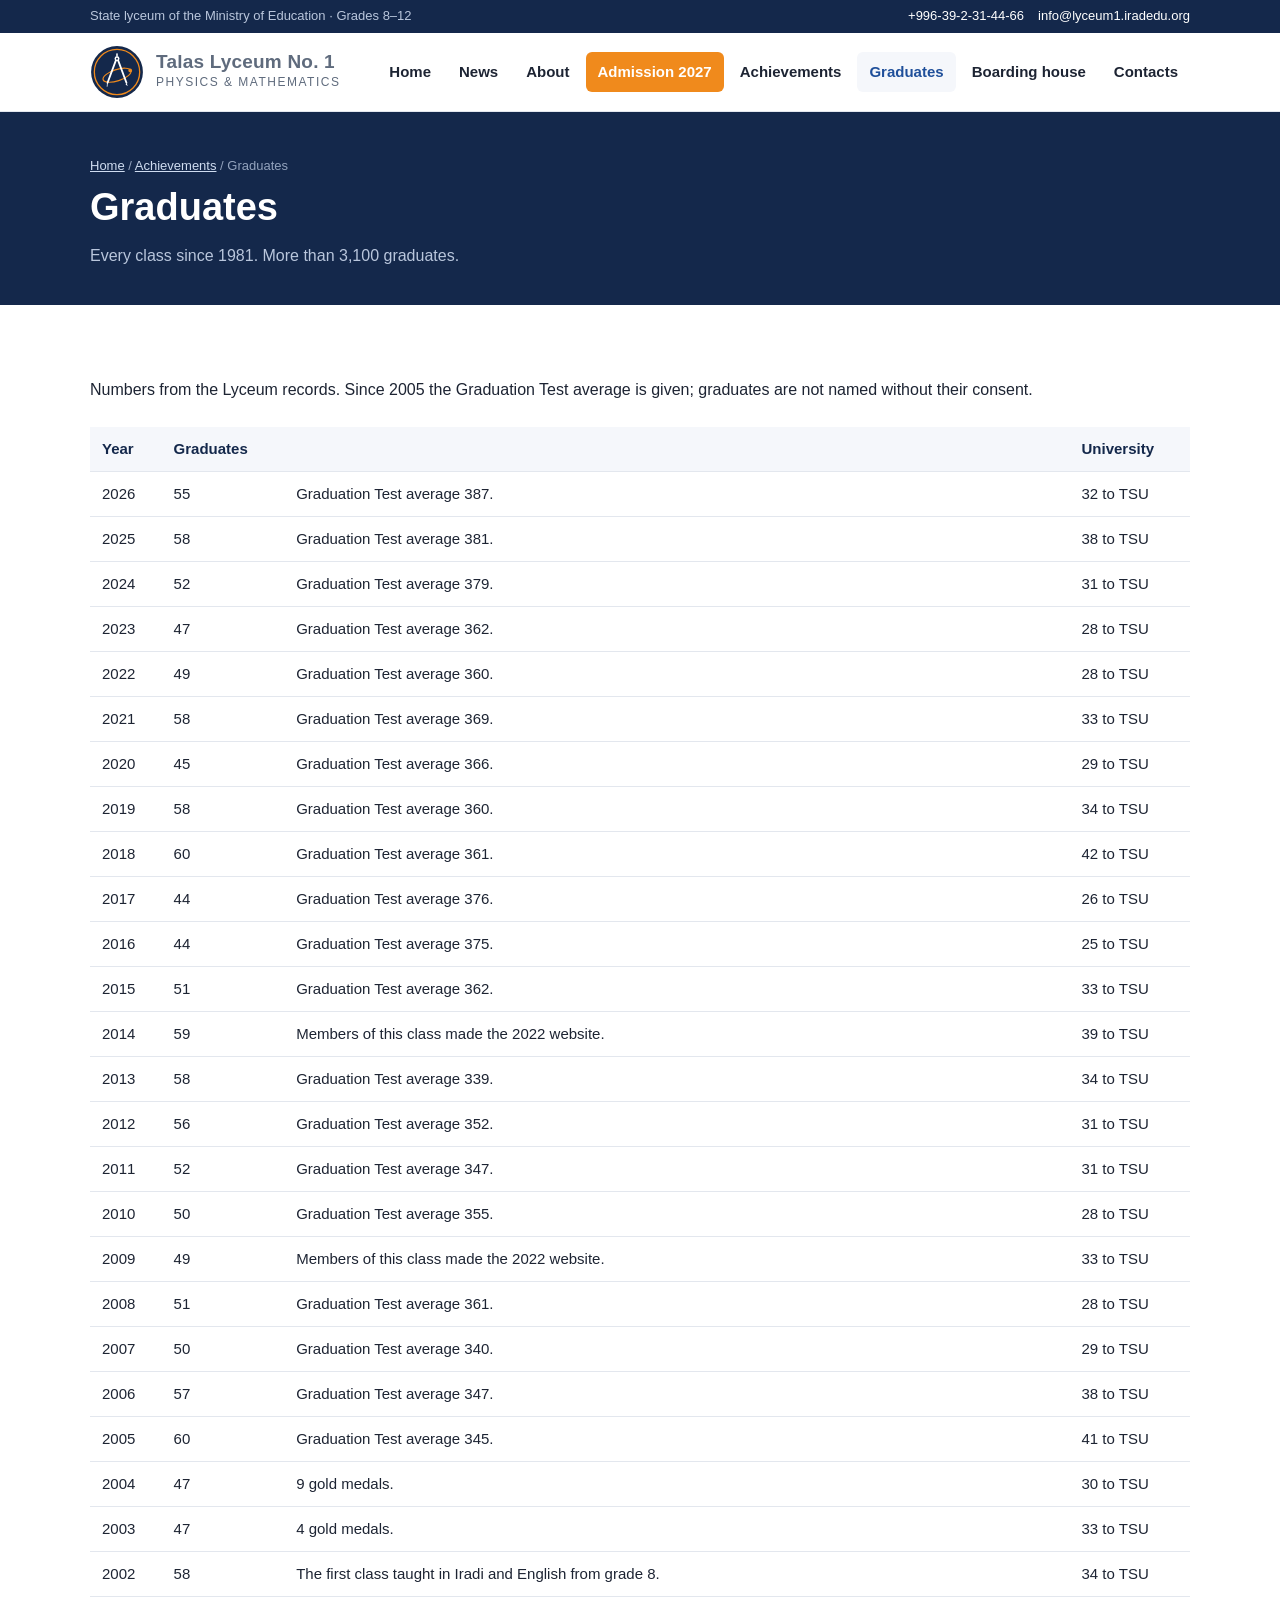
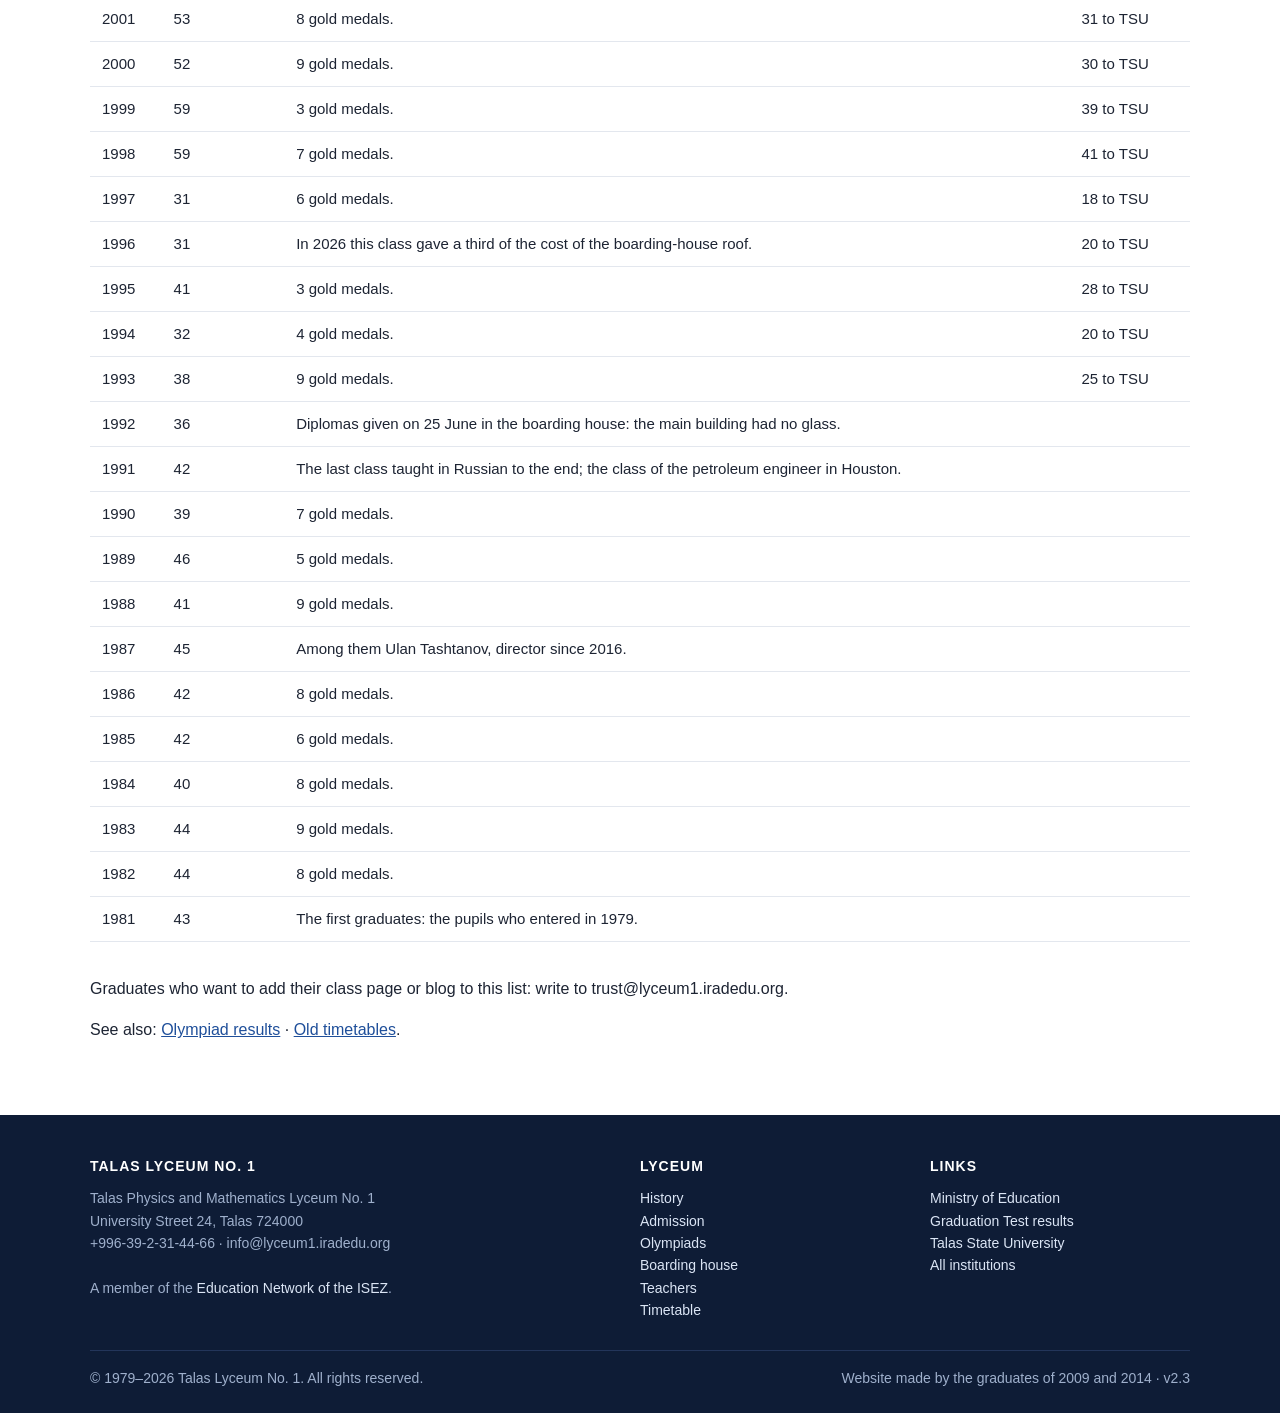
<file: graduates.html>
<!DOCTYPE html>
<html lang="en">
<head>
<meta charset="utf-8">
<meta name="viewport" content="width=device-width, initial-scale=1">
<title>Graduates 1981–2026 | Talas Lyceum No. 1</title>
<meta name="description" content="Every graduating class of Talas Lyceum No. 1 since the first one in 1981.">
<link rel="canonical" href="https://lyceum1.iradedu.org/graduates.html">
<meta property="og:type" content="website">
<meta property="og:url" content="https://lyceum1.iradedu.org/graduates.html">
<meta property="og:title" content="Graduates 1981–2026 | Talas Lyceum No. 1">
<meta property="og:description" content="Every graduating class of Talas Lyceum No. 1 since the first one in 1981.">
<meta property="og:image" content="https://lyceum1.iradedu.org/assets/og-image.png">
<meta property="og:image:width" content="1200">
<meta property="og:image:height" content="630">
<meta name="twitter:card" content="summary_large_image">
<meta name="twitter:image" content="https://lyceum1.iradedu.org/assets/og-image.png">
<link rel="icon" href="favicon.ico" sizes="any">
<link rel="icon" type="image/png" sizes="32x32" href="favicon-32.png">
<link rel="apple-touch-icon" href="apple-touch-icon.png">
<link rel="stylesheet" href="assets/lyceum.css">
<script>window.goatcounter=new Object();goatcounter.path=p=>location.host+p;</script>
<script data-goatcounter="https://irad.goatcounter.com/count" async src="//gc.zgo.at/count.js"></script>
<script async src="https://www.googletagmanager.com/gtag/js?id=G-QTS2XFLJD7"></script>
<script>window.dataLayer=window.dataLayer||[];function gtag(){dataLayer.push(arguments);}gtag('js',new Date());gtag('config','G-QTS2XFLJD7');</script>
</head>
<body>
<div class="top"><div class="wrap"><span>State lyceum of the Ministry of Education &middot; Grades 8&ndash;12</span><span><a href="tel:+996392314466">+996-39-2-31-44-66</a><a href="mailto:info@lyceum1.iradedu.org">info@lyceum1.iradedu.org</a></span></div></div>
<header class="nav"><div class="wrap"><a class="brand" href="index.html"><img src="assets/logo.svg" alt=""><span style="text-transform:none;letter-spacing:0"><b>Talas Lyceum No. 1</b><span>Physics &amp; Mathematics</span></span></a>
<nav aria-label="Main"><ul><li><a href="index.html">Home</a></li><li><a href="news.html">News</a></li><li><a href="about.html">About</a></li><li><a href="admission.html" class="cta">Admission 2027</a></li><li><a href="achievements.html">Achievements</a></li><li><a href="graduates.html" class="on">Graduates</a></li><li><a href="boarding.html">Boarding house</a></li><li><a href="contacts.html">Contacts</a></li></ul></nav></div></header>
<main id="main"><div class="page-h"><div class="wrap"><div class="crumbs"><a href="index.html">Home</a> / <a href="achievements.html">Achievements</a> / Graduates</div><h1>Graduates</h1><p>Every class since 1981. More than 3,100 graduates.</p></div></div><section><div class="wrap"><p>Numbers from the Lyceum records. Since 2005 the Graduation Test average is given; graduates are not named without their consent.</p><div style="overflow-x:auto"><table><tr><th>Year</th><th>Graduates</th><th></th><th>University</th></tr><tr><td>2026</td><td>55</td><td>Graduation Test average 387.</td><td>32 to TSU</td></tr><tr><td>2025</td><td>58</td><td>Graduation Test average 381.</td><td>38 to TSU</td></tr><tr><td>2024</td><td>52</td><td>Graduation Test average 379.</td><td>31 to TSU</td></tr><tr><td>2023</td><td>47</td><td>Graduation Test average 362.</td><td>28 to TSU</td></tr><tr><td>2022</td><td>49</td><td>Graduation Test average 360.</td><td>28 to TSU</td></tr><tr><td>2021</td><td>58</td><td>Graduation Test average 369.</td><td>33 to TSU</td></tr><tr><td>2020</td><td>45</td><td>Graduation Test average 366.</td><td>29 to TSU</td></tr><tr><td>2019</td><td>58</td><td>Graduation Test average 360.</td><td>34 to TSU</td></tr><tr><td>2018</td><td>60</td><td>Graduation Test average 361.</td><td>42 to TSU</td></tr><tr><td>2017</td><td>44</td><td>Graduation Test average 376.</td><td>26 to TSU</td></tr><tr><td>2016</td><td>44</td><td>Graduation Test average 375.</td><td>25 to TSU</td></tr><tr><td>2015</td><td>51</td><td>Graduation Test average 362.</td><td>33 to TSU</td></tr><tr><td>2014</td><td>59</td><td>Members of this class made the 2022 website.</td><td>39 to TSU</td></tr><tr><td>2013</td><td>58</td><td>Graduation Test average 339.</td><td>34 to TSU</td></tr><tr><td>2012</td><td>56</td><td>Graduation Test average 352.</td><td>31 to TSU</td></tr><tr><td>2011</td><td>52</td><td>Graduation Test average 347.</td><td>31 to TSU</td></tr><tr><td>2010</td><td>50</td><td>Graduation Test average 355.</td><td>28 to TSU</td></tr><tr><td>2009</td><td>49</td><td>Members of this class made the 2022 website.</td><td>33 to TSU</td></tr><tr><td>2008</td><td>51</td><td>Graduation Test average 361.</td><td>28 to TSU</td></tr><tr><td>2007</td><td>50</td><td>Graduation Test average 340.</td><td>29 to TSU</td></tr><tr><td>2006</td><td>57</td><td>Graduation Test average 347.</td><td>38 to TSU</td></tr><tr><td>2005</td><td>60</td><td>Graduation Test average 345.</td><td>41 to TSU</td></tr><tr><td>2004</td><td>47</td><td>9 gold medals.</td><td>30 to TSU</td></tr><tr><td>2003</td><td>47</td><td>4 gold medals.</td><td>33 to TSU</td></tr><tr><td>2002</td><td>58</td><td>The first class taught in Iradi and English from grade 8.</td><td>34 to TSU</td></tr><tr><td>2001</td><td>53</td><td>8 gold medals.</td><td>31 to TSU</td></tr><tr><td>2000</td><td>52</td><td>9 gold medals.</td><td>30 to TSU</td></tr><tr><td>1999</td><td>59</td><td>3 gold medals.</td><td>39 to TSU</td></tr><tr><td>1998</td><td>59</td><td>7 gold medals.</td><td>41 to TSU</td></tr><tr><td>1997</td><td>31</td><td>6 gold medals.</td><td>18 to TSU</td></tr><tr><td>1996</td><td>31</td><td>In 2026 this class gave a third of the cost of the boarding-house roof.</td><td>20 to TSU</td></tr><tr><td>1995</td><td>41</td><td>3 gold medals.</td><td>28 to TSU</td></tr><tr><td>1994</td><td>32</td><td>4 gold medals.</td><td>20 to TSU</td></tr><tr><td>1993</td><td>38</td><td>9 gold medals.</td><td>25 to TSU</td></tr><tr><td>1992</td><td>36</td><td>Diplomas given on 25 June in the boarding house: the main building had no glass.</td><td></td></tr><tr><td>1991</td><td>42</td><td>The last class taught in Russian to the end; the class of the petroleum engineer in Houston.</td><td></td></tr><tr><td>1990</td><td>39</td><td>7 gold medals.</td><td></td></tr><tr><td>1989</td><td>46</td><td>5 gold medals.</td><td></td></tr><tr><td>1988</td><td>41</td><td>9 gold medals.</td><td></td></tr><tr><td>1987</td><td>45</td><td>Among them Ulan Tashtanov, director since 2016.</td><td></td></tr><tr><td>1986</td><td>42</td><td>8 gold medals.</td><td></td></tr><tr><td>1985</td><td>42</td><td>6 gold medals.</td><td></td></tr><tr><td>1984</td><td>40</td><td>8 gold medals.</td><td></td></tr><tr><td>1983</td><td>44</td><td>9 gold medals.</td><td></td></tr><tr><td>1982</td><td>44</td><td>8 gold medals.</td><td></td></tr><tr><td>1981</td><td>43</td><td>The first graduates: the pupils who entered in 1979.</td><td></td></tr></table></div><p>Graduates who want to add their class page or blog to this list: write to trust@lyceum1.iradedu.org.</p><p>See also: <a href="olympiads.html">Olympiad results</a> · <a href="old-timetables.html">Old timetables</a>.</p></div></section></main>
<footer><div class="wrap"><div class="cols">
<div><h5>Talas Lyceum No. 1</h5>Talas Physics and Mathematics Lyceum No. 1<br>University Street 24, Talas 724000<br>+996-39-2-31-44-66 &middot; info@lyceum1.iradedu.org<br><br>A member of the <a href="https://iradedu.org/">Education Network of the ISEZ</a>.</div>
<div><h5>Lyceum</h5><a href="about.html">History</a><br><a href="admission.html">Admission</a><br><a href="achievements.html">Olympiads</a><br><a href="boarding.html">Boarding house</a><br><a href="teachers.html">Teachers</a><br><a href="timetable.html">Timetable</a></div>
<div><h5>Links</h5><a href="https://education.iradgov.org/">Ministry of Education</a><br><a href="https://e-irad.org/test-results/">Graduation Test results</a><br><a href="https://talasuniversity.org/">Talas State University</a><br><a href="https://iradedu.org/institutions.html">All institutions</a></div>
</div><div class="bot"><span>&copy; 1979&ndash;2026 Talas Lyceum No. 1. All rights reserved.</span><span>Website made by the graduates of 2009 and 2014 &middot; v2.3</span></div></div></footer>
</body></html>
</file>
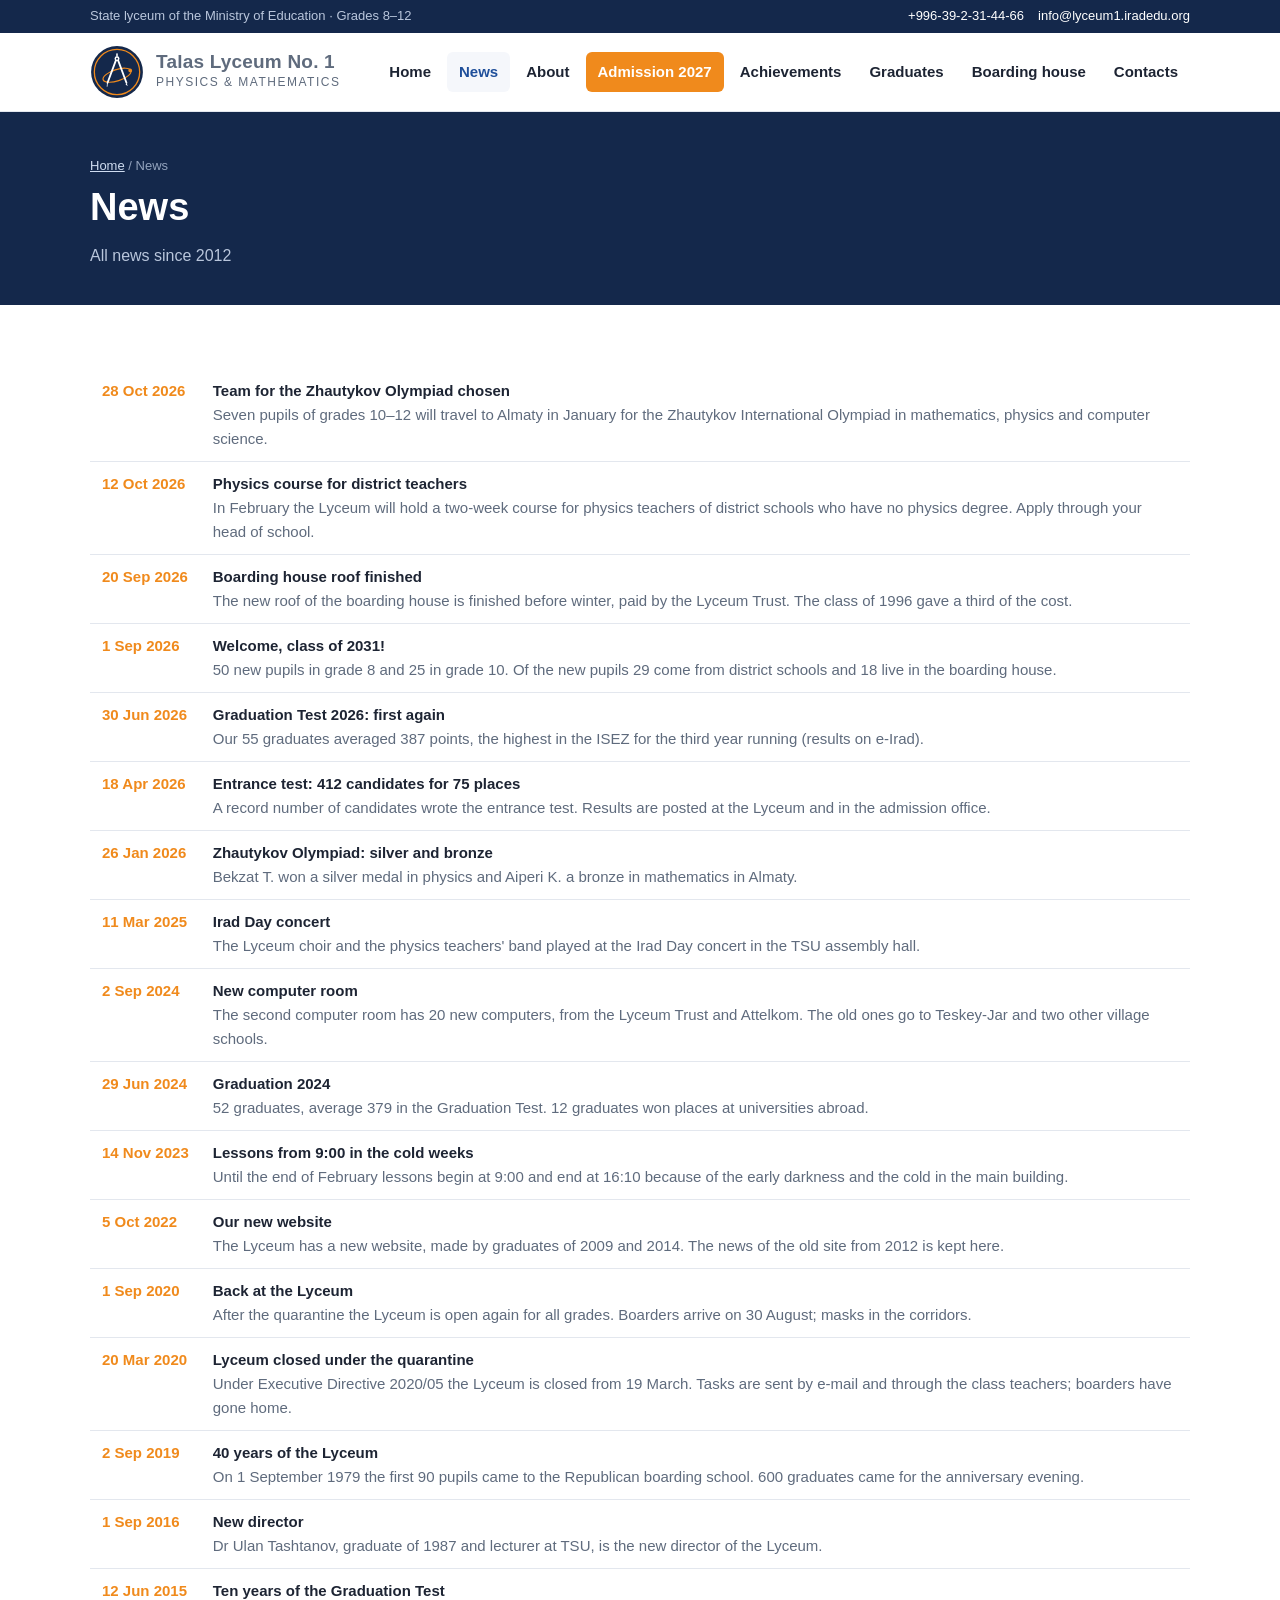
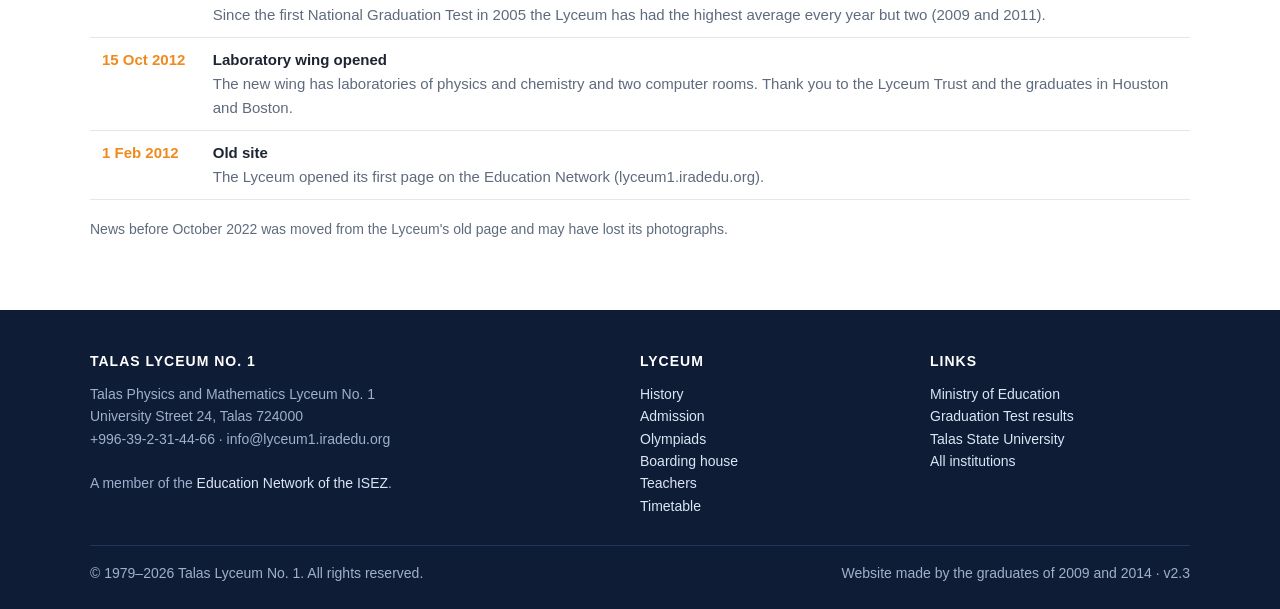
<file: news.html>
<!DOCTYPE html>
<html lang="en">
<head>
<meta charset="utf-8">
<meta name="viewport" content="width=device-width, initial-scale=1">
<title>News | Talas Lyceum No. 1</title>
<meta name="description" content="News of Talas Lyceum No. 1 from 2012 to 2026: Graduation Test results, olympiads, the laboratory wing, the quarantine of 2020, admission.">
<link rel="canonical" href="https://lyceum1.iradedu.org/news.html">
<meta property="og:type" content="website">
<meta property="og:url" content="https://lyceum1.iradedu.org/news.html">
<meta property="og:title" content="News | Talas Lyceum No. 1">
<meta property="og:description" content="News of Talas Lyceum No. 1 from 2012 to 2026: Graduation Test results, olympiads, the laboratory wing, the quarantine of 2020, admission.">
<meta property="og:image" content="https://lyceum1.iradedu.org/assets/og-image.png">
<meta property="og:image:width" content="1200">
<meta property="og:image:height" content="630">
<meta name="twitter:card" content="summary_large_image">
<meta name="twitter:image" content="https://lyceum1.iradedu.org/assets/og-image.png">
<link rel="icon" href="favicon.ico" sizes="any">
<link rel="icon" type="image/png" sizes="32x32" href="favicon-32.png">
<link rel="apple-touch-icon" href="apple-touch-icon.png">
<link rel="stylesheet" href="assets/lyceum.css">
<script>window.goatcounter=new Object();goatcounter.path=p=>location.host+p;</script>
<script data-goatcounter="https://irad.goatcounter.com/count" async src="//gc.zgo.at/count.js"></script>
<script async src="https://www.googletagmanager.com/gtag/js?id=G-QTS2XFLJD7"></script>
<script>window.dataLayer=window.dataLayer||[];function gtag(){dataLayer.push(arguments);}gtag('js',new Date());gtag('config','G-QTS2XFLJD7');</script>
</head>
<body>
<div class="top"><div class="wrap"><span>State lyceum of the Ministry of Education &middot; Grades 8&ndash;12</span><span><a href="tel:+996392314466">+996-39-2-31-44-66</a><a href="mailto:info@lyceum1.iradedu.org">info@lyceum1.iradedu.org</a></span></div></div>
<header class="nav"><div class="wrap"><a class="brand" href="index.html"><img src="assets/logo.svg" alt=""><span style="text-transform:none;letter-spacing:0"><b>Talas Lyceum No. 1</b><span>Physics &amp; Mathematics</span></span></a>
<nav aria-label="Main"><ul><li><a href="index.html">Home</a></li><li><a href="news.html" class="on">News</a></li><li><a href="about.html">About</a></li><li><a href="admission.html" class="cta">Admission 2027</a></li><li><a href="achievements.html">Achievements</a></li><li><a href="graduates.html">Graduates</a></li><li><a href="boarding.html">Boarding house</a></li><li><a href="contacts.html">Contacts</a></li></ul></nav></div></header>
<main id="main"><div class="page-h"><div class="wrap"><div class="crumbs"><a href="index.html">Home</a> / News</div><h1>News</h1><p>All news since 2012</p></div></div>
<section><div class="wrap"><table><tr><td style="white-space:nowrap;color:var(--org);font-weight:700">28 Oct 2026</td><td><b>Team for the Zhautykov Olympiad chosen</b><br><span style="color:var(--mut)">Seven pupils of grades 10&ndash;12 will travel to Almaty in January for the Zhautykov International Olympiad in mathematics, physics and computer science.</span></td></tr><tr><td style="white-space:nowrap;color:var(--org);font-weight:700">12 Oct 2026</td><td><b>Physics course for district teachers</b><br><span style="color:var(--mut)">In February the Lyceum will hold a two-week course for physics teachers of district schools who have no physics degree. Apply through your head of school.</span></td></tr><tr><td style="white-space:nowrap;color:var(--org);font-weight:700">20 Sep 2026</td><td><b>Boarding house roof finished</b><br><span style="color:var(--mut)">The new roof of the boarding house is finished before winter, paid by the Lyceum Trust. The class of 1996 gave a third of the cost.</span></td></tr><tr><td style="white-space:nowrap;color:var(--org);font-weight:700">1 Sep 2026</td><td><b>Welcome, class of 2031!</b><br><span style="color:var(--mut)">50 new pupils in grade 8 and 25 in grade 10. Of the new pupils 29 come from district schools and 18 live in the boarding house.</span></td></tr><tr><td style="white-space:nowrap;color:var(--org);font-weight:700">30 Jun 2026</td><td><b>Graduation Test 2026: first again</b><br><span style="color:var(--mut)">Our 55 graduates averaged 387 points, the highest in the ISEZ for the third year running (results on e-Irad).</span></td></tr><tr><td style="white-space:nowrap;color:var(--org);font-weight:700">18 Apr 2026</td><td><b>Entrance test: 412 candidates for 75 places</b><br><span style="color:var(--mut)">A record number of candidates wrote the entrance test. Results are posted at the Lyceum and in the admission office.</span></td></tr><tr><td style="white-space:nowrap;color:var(--org);font-weight:700">26 Jan 2026</td><td><b>Zhautykov Olympiad: silver and bronze</b><br><span style="color:var(--mut)">Bekzat T. won a silver medal in physics and Aiperi K. a bronze in mathematics in Almaty.</span></td></tr><tr><td style="white-space:nowrap;color:var(--org);font-weight:700">11 Mar 2025</td><td><b>Irad Day concert</b><br><span style="color:var(--mut)">The Lyceum choir and the physics teachers' band played at the Irad Day concert in the TSU assembly hall.</span></td></tr><tr><td style="white-space:nowrap;color:var(--org);font-weight:700">2 Sep 2024</td><td><b>New computer room</b><br><span style="color:var(--mut)">The second computer room has 20 new computers, from the Lyceum Trust and Attelkom. The old ones go to Teskey-Jar and two other village schools.</span></td></tr><tr><td style="white-space:nowrap;color:var(--org);font-weight:700">29 Jun 2024</td><td><b>Graduation 2024</b><br><span style="color:var(--mut)">52 graduates, average 379 in the Graduation Test. 12 graduates won places at universities abroad.</span></td></tr><tr><td style="white-space:nowrap;color:var(--org);font-weight:700">14 Nov 2023</td><td><b>Lessons from 9:00 in the cold weeks</b><br><span style="color:var(--mut)">Until the end of February lessons begin at 9:00 and end at 16:10 because of the early darkness and the cold in the main building.</span></td></tr><tr><td style="white-space:nowrap;color:var(--org);font-weight:700">5 Oct 2022</td><td><b>Our new website</b><br><span style="color:var(--mut)">The Lyceum has a new website, made by graduates of 2009 and 2014. The news of the old site from 2012 is kept here.</span></td></tr><tr><td style="white-space:nowrap;color:var(--org);font-weight:700">1 Sep 2020</td><td><b>Back at the Lyceum</b><br><span style="color:var(--mut)">After the quarantine the Lyceum is open again for all grades. Boarders arrive on 30 August; masks in the corridors.</span></td></tr><tr><td style="white-space:nowrap;color:var(--org);font-weight:700">20 Mar 2020</td><td><b>Lyceum closed under the quarantine</b><br><span style="color:var(--mut)">Under Executive Directive 2020/05 the Lyceum is closed from 19 March. Tasks are sent by e-mail and through the class teachers; boarders have gone home.</span></td></tr><tr><td style="white-space:nowrap;color:var(--org);font-weight:700">2 Sep 2019</td><td><b>40 years of the Lyceum</b><br><span style="color:var(--mut)">On 1 September 1979 the first 90 pupils came to the Republican boarding school. 600 graduates came for the anniversary evening.</span></td></tr><tr><td style="white-space:nowrap;color:var(--org);font-weight:700">1 Sep 2016</td><td><b>New director</b><br><span style="color:var(--mut)">Dr Ulan Tashtanov, graduate of 1987 and lecturer at TSU, is the new director of the Lyceum.</span></td></tr><tr><td style="white-space:nowrap;color:var(--org);font-weight:700">12 Jun 2015</td><td><b>Ten years of the Graduation Test</b><br><span style="color:var(--mut)">Since the first National Graduation Test in 2005 the Lyceum has had the highest average every year but two (2009 and 2011).</span></td></tr><tr><td style="white-space:nowrap;color:var(--org);font-weight:700">15 Oct 2012</td><td><b>Laboratory wing opened</b><br><span style="color:var(--mut)">The new wing has laboratories of physics and chemistry and two computer rooms. Thank you to the Lyceum Trust and the graduates in Houston and Boston.</span></td></tr><tr><td style="white-space:nowrap;color:var(--org);font-weight:700">1 Feb 2012</td><td><b>Old site</b><br><span style="color:var(--mut)">The Lyceum opened its first page on the Education Network (lyceum1.iradedu.org).</span></td></tr></table>
<p style="color:var(--mut);font-size:14px">News before October 2022 was moved from the Lyceum's old page and may have lost its photographs.</p></div></section></main>
<footer><div class="wrap"><div class="cols">
<div><h5>Talas Lyceum No. 1</h5>Talas Physics and Mathematics Lyceum No. 1<br>University Street 24, Talas 724000<br>+996-39-2-31-44-66 &middot; info@lyceum1.iradedu.org<br><br>A member of the <a href="https://iradedu.org/">Education Network of the ISEZ</a>.</div>
<div><h5>Lyceum</h5><a href="about.html">History</a><br><a href="admission.html">Admission</a><br><a href="achievements.html">Olympiads</a><br><a href="boarding.html">Boarding house</a><br><a href="teachers.html">Teachers</a><br><a href="timetable.html">Timetable</a></div>
<div><h5>Links</h5><a href="https://education.iradgov.org/">Ministry of Education</a><br><a href="https://e-irad.org/test-results/">Graduation Test results</a><br><a href="https://talasuniversity.org/">Talas State University</a><br><a href="https://iradedu.org/institutions.html">All institutions</a></div>
</div><div class="bot"><span>&copy; 1979&ndash;2026 Talas Lyceum No. 1. All rights reserved.</span><span>Website made by the graduates of 2009 and 2014 &middot; v2.3</span></div></div></footer>
</body></html>
</file>
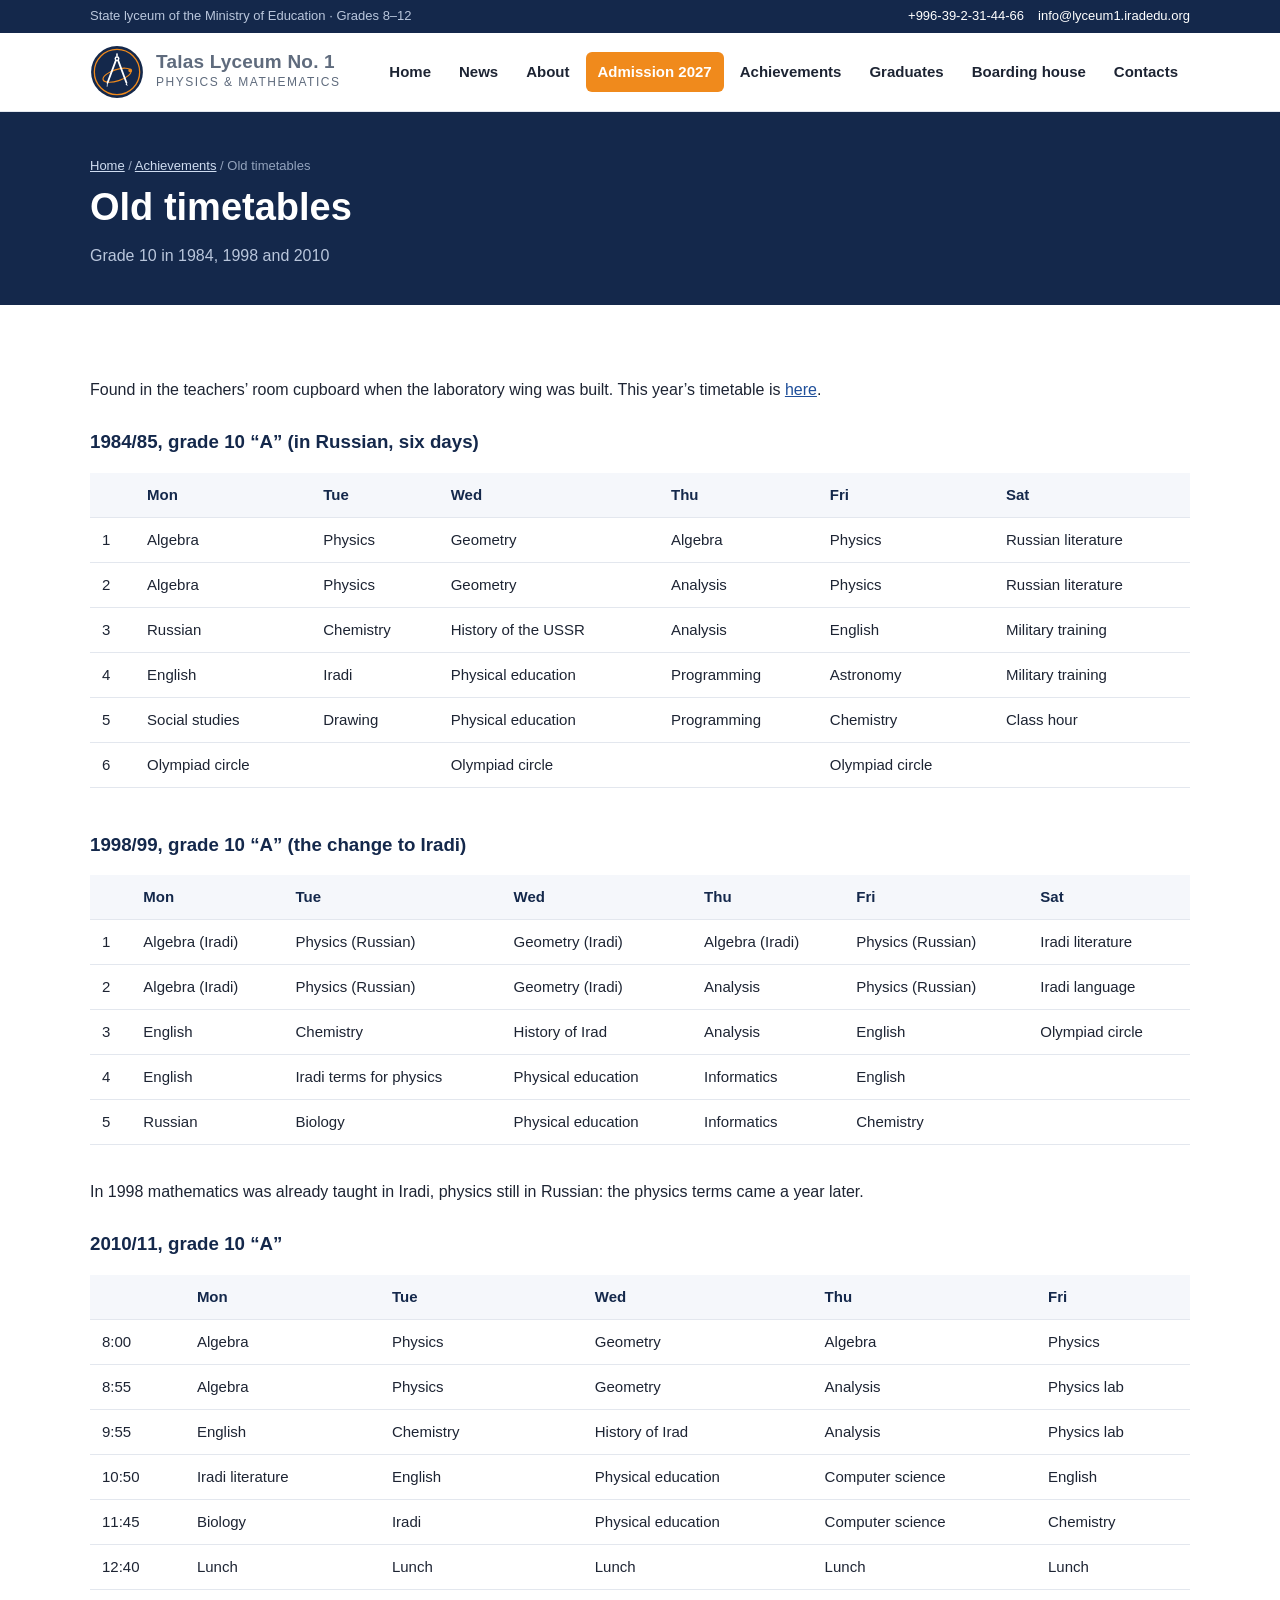
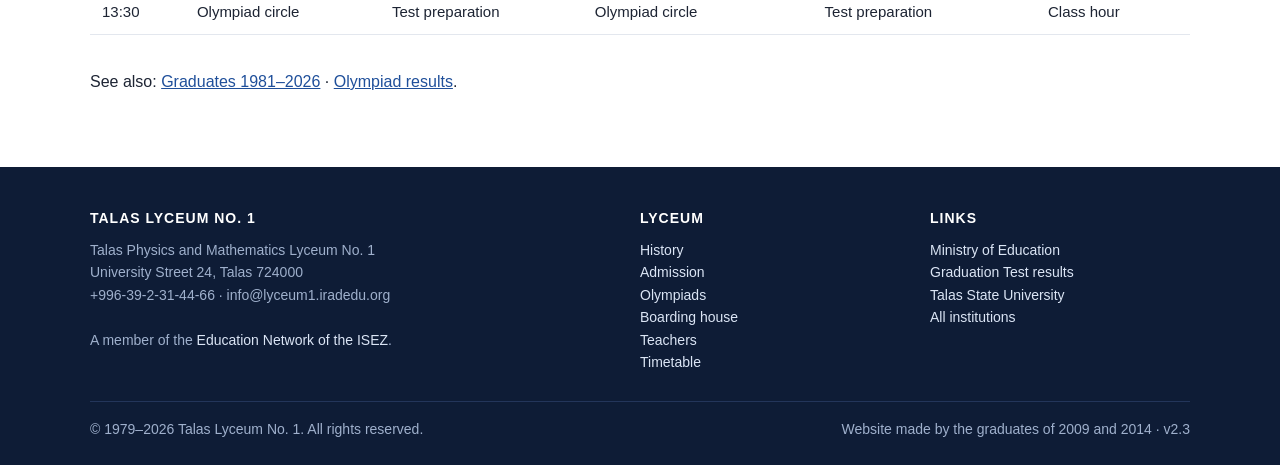
<file: old-timetables.html>
<!DOCTYPE html>
<html lang="en">
<head>
<meta charset="utf-8">
<meta name="viewport" content="width=device-width, initial-scale=1">
<title>Old timetables | Talas Lyceum No. 1</title>
<meta name="description" content="Timetables of Talas Lyceum No. 1 from 1984, 1998 and 2010, grade 10.">
<link rel="canonical" href="https://lyceum1.iradedu.org/old-timetables.html">
<meta property="og:type" content="website">
<meta property="og:url" content="https://lyceum1.iradedu.org/old-timetables.html">
<meta property="og:title" content="Old timetables | Talas Lyceum No. 1">
<meta property="og:description" content="Timetables of Talas Lyceum No. 1 from 1984, 1998 and 2010, grade 10.">
<meta property="og:image" content="https://lyceum1.iradedu.org/assets/og-image.png">
<meta property="og:image:width" content="1200">
<meta property="og:image:height" content="630">
<meta name="twitter:card" content="summary_large_image">
<meta name="twitter:image" content="https://lyceum1.iradedu.org/assets/og-image.png">
<link rel="icon" href="favicon.ico" sizes="any">
<link rel="icon" type="image/png" sizes="32x32" href="favicon-32.png">
<link rel="apple-touch-icon" href="apple-touch-icon.png">
<link rel="stylesheet" href="assets/lyceum.css">
<script>window.goatcounter=new Object();goatcounter.path=p=>location.host+p;</script>
<script data-goatcounter="https://irad.goatcounter.com/count" async src="//gc.zgo.at/count.js"></script>
<script async src="https://www.googletagmanager.com/gtag/js?id=G-QTS2XFLJD7"></script>
<script>window.dataLayer=window.dataLayer||[];function gtag(){dataLayer.push(arguments);}gtag('js',new Date());gtag('config','G-QTS2XFLJD7');</script>
</head>
<body>
<div class="top"><div class="wrap"><span>State lyceum of the Ministry of Education &middot; Grades 8&ndash;12</span><span><a href="tel:+996392314466">+996-39-2-31-44-66</a><a href="mailto:info@lyceum1.iradedu.org">info@lyceum1.iradedu.org</a></span></div></div>
<header class="nav"><div class="wrap"><a class="brand" href="index.html"><img src="assets/logo.svg" alt=""><span style="text-transform:none;letter-spacing:0"><b>Talas Lyceum No. 1</b><span>Physics &amp; Mathematics</span></span></a>
<nav aria-label="Main"><ul><li><a href="index.html">Home</a></li><li><a href="news.html">News</a></li><li><a href="about.html">About</a></li><li><a href="admission.html" class="cta">Admission 2027</a></li><li><a href="achievements.html">Achievements</a></li><li><a href="graduates.html">Graduates</a></li><li><a href="boarding.html">Boarding house</a></li><li><a href="contacts.html">Contacts</a></li></ul></nav></div></header>
<main id="main"><div class="page-h"><div class="wrap"><div class="crumbs"><a href="index.html">Home</a> / <a href="achievements.html">Achievements</a> / Old timetables</div><h1>Old timetables</h1><p>Grade 10 in 1984, 1998 and 2010</p></div></div><section><div class="wrap"><p>Found in the teachers’ room cupboard when the laboratory wing was built. This year’s timetable is <a href="timetable.html">here</a>.</p><h3>1984/85, grade 10 “A” (in Russian, six days)</h3><div style="overflow-x:auto"><table><tr><th></th><th>Mon</th><th>Tue</th><th>Wed</th><th>Thu</th><th>Fri</th><th>Sat</th></tr><tr><td>1</td><td>Algebra</td><td>Physics</td><td>Geometry</td><td>Algebra</td><td>Physics</td><td>Russian literature</td></tr><tr><td>2</td><td>Algebra</td><td>Physics</td><td>Geometry</td><td>Analysis</td><td>Physics</td><td>Russian literature</td></tr><tr><td>3</td><td>Russian</td><td>Chemistry</td><td>History of the USSR</td><td>Analysis</td><td>English</td><td>Military training</td></tr><tr><td>4</td><td>English</td><td>Iradi</td><td>Physical education</td><td>Programming</td><td>Astronomy</td><td>Military training</td></tr><tr><td>5</td><td>Social studies</td><td>Drawing</td><td>Physical education</td><td>Programming</td><td>Chemistry</td><td>Class hour</td></tr><tr><td>6</td><td>Olympiad circle</td><td></td><td>Olympiad circle</td><td></td><td>Olympiad circle</td><td></td></tr></table></div><h3>1998/99, grade 10 “A” (the change to Iradi)</h3><div style="overflow-x:auto"><table><tr><th></th><th>Mon</th><th>Tue</th><th>Wed</th><th>Thu</th><th>Fri</th><th>Sat</th></tr><tr><td>1</td><td>Algebra (Iradi)</td><td>Physics (Russian)</td><td>Geometry (Iradi)</td><td>Algebra (Iradi)</td><td>Physics (Russian)</td><td>Iradi literature</td></tr><tr><td>2</td><td>Algebra (Iradi)</td><td>Physics (Russian)</td><td>Geometry (Iradi)</td><td>Analysis</td><td>Physics (Russian)</td><td>Iradi language</td></tr><tr><td>3</td><td>English</td><td>Chemistry</td><td>History of Irad</td><td>Analysis</td><td>English</td><td>Olympiad circle</td></tr><tr><td>4</td><td>English</td><td>Iradi terms for physics</td><td>Physical education</td><td>Informatics</td><td>English</td><td></td></tr><tr><td>5</td><td>Russian</td><td>Biology</td><td>Physical education</td><td>Informatics</td><td>Chemistry</td><td></td></tr></table></div><p>In 1998 mathematics was already taught in Iradi, physics still in Russian: the physics terms came a year later.</p><h3>2010/11, grade 10 “A”</h3><div style="overflow-x:auto"><table><tr><th></th><th>Mon</th><th>Tue</th><th>Wed</th><th>Thu</th><th>Fri</th></tr><tr><td>8:00</td><td>Algebra</td><td>Physics</td><td>Geometry</td><td>Algebra</td><td>Physics</td></tr><tr><td>8:55</td><td>Algebra</td><td>Physics</td><td>Geometry</td><td>Analysis</td><td>Physics lab</td></tr><tr><td>9:55</td><td>English</td><td>Chemistry</td><td>History of Irad</td><td>Analysis</td><td>Physics lab</td></tr><tr><td>10:50</td><td>Iradi literature</td><td>English</td><td>Physical education</td><td>Computer science</td><td>English</td></tr><tr><td>11:45</td><td>Biology</td><td>Iradi</td><td>Physical education</td><td>Computer science</td><td>Chemistry</td></tr><tr><td>12:40</td><td>Lunch</td><td>Lunch</td><td>Lunch</td><td>Lunch</td><td>Lunch</td></tr><tr><td>13:30</td><td>Olympiad circle</td><td>Test preparation</td><td>Olympiad circle</td><td>Test preparation</td><td>Class hour</td></tr></table></div><p>See also: <a href="graduates.html">Graduates 1981–2026</a> · <a href="olympiads.html">Olympiad results</a>.</p></div></section></main>
<footer><div class="wrap"><div class="cols">
<div><h5>Talas Lyceum No. 1</h5>Talas Physics and Mathematics Lyceum No. 1<br>University Street 24, Talas 724000<br>+996-39-2-31-44-66 &middot; info@lyceum1.iradedu.org<br><br>A member of the <a href="https://iradedu.org/">Education Network of the ISEZ</a>.</div>
<div><h5>Lyceum</h5><a href="about.html">History</a><br><a href="admission.html">Admission</a><br><a href="achievements.html">Olympiads</a><br><a href="boarding.html">Boarding house</a><br><a href="teachers.html">Teachers</a><br><a href="timetable.html">Timetable</a></div>
<div><h5>Links</h5><a href="https://education.iradgov.org/">Ministry of Education</a><br><a href="https://e-irad.org/test-results/">Graduation Test results</a><br><a href="https://talasuniversity.org/">Talas State University</a><br><a href="https://iradedu.org/institutions.html">All institutions</a></div>
</div><div class="bot"><span>&copy; 1979&ndash;2026 Talas Lyceum No. 1. All rights reserved.</span><span>Website made by the graduates of 2009 and 2014 &middot; v2.3</span></div></div></footer>
</body></html>
</file>
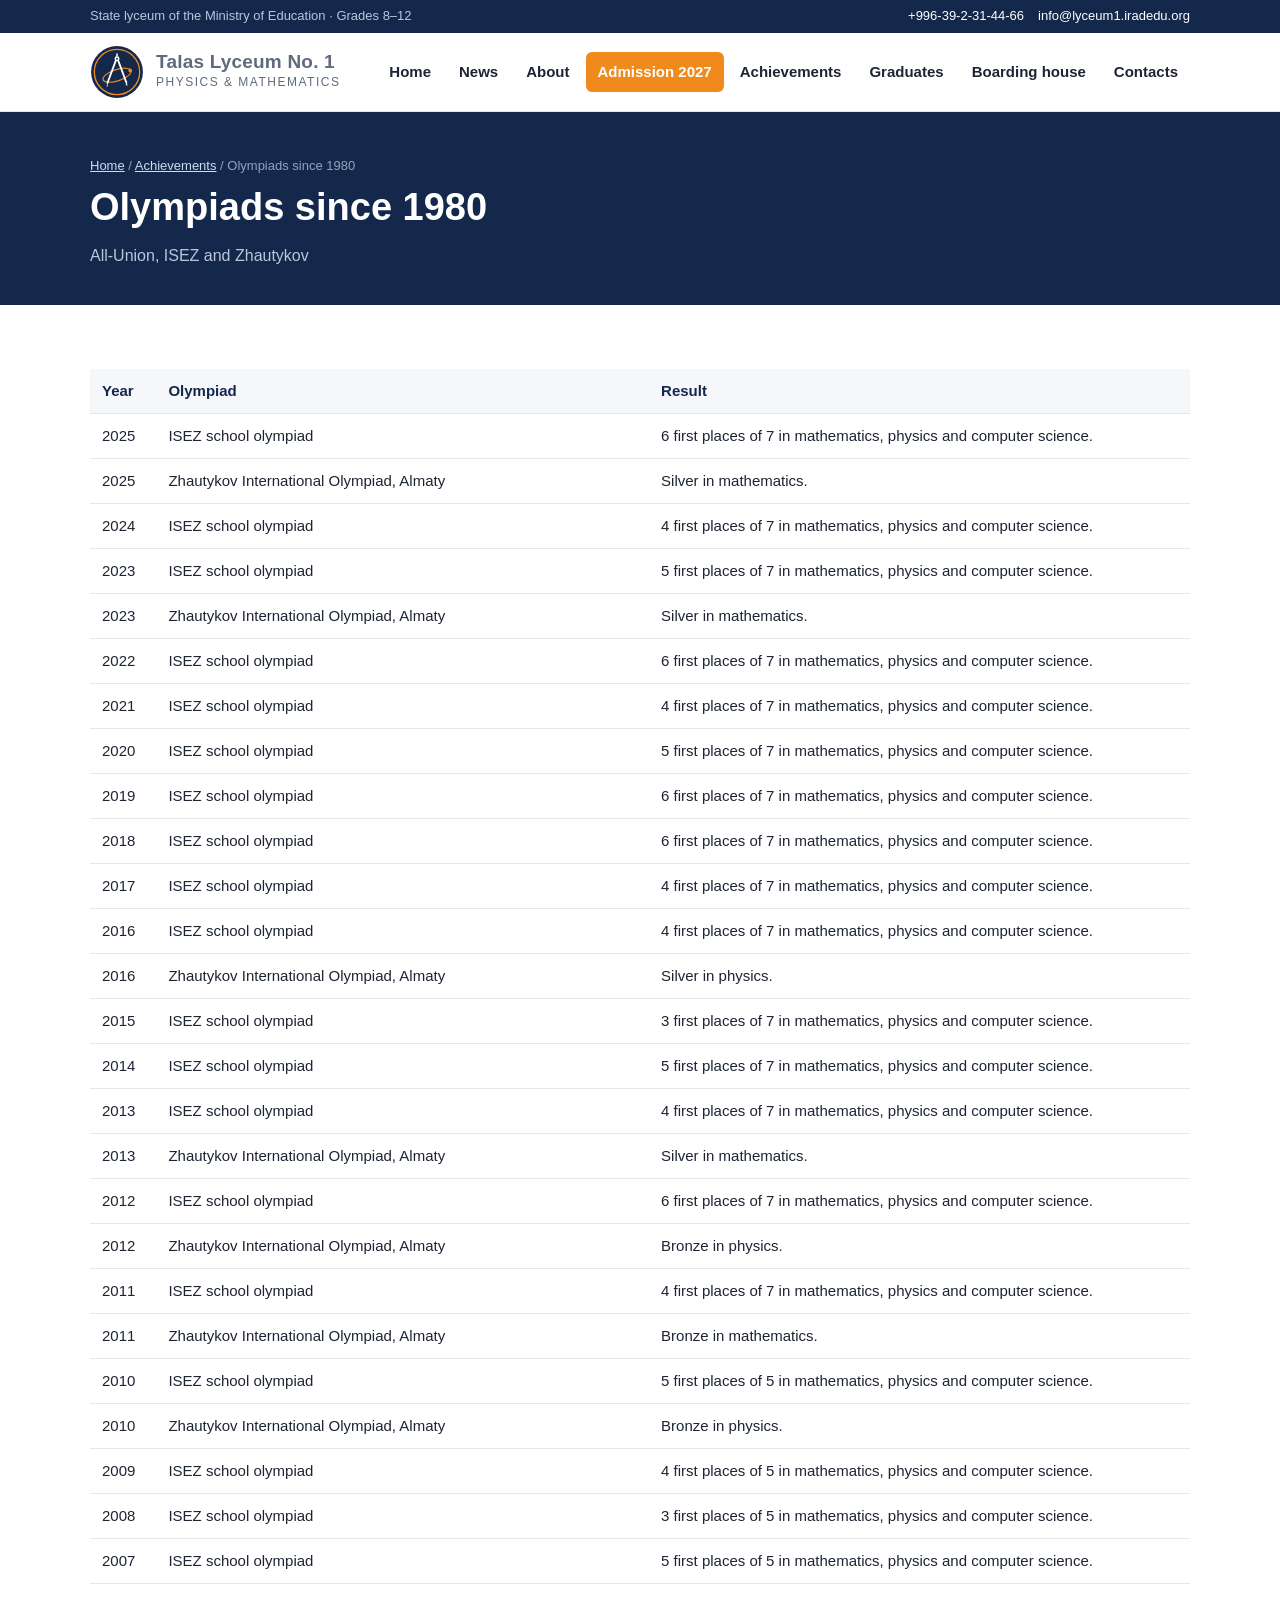
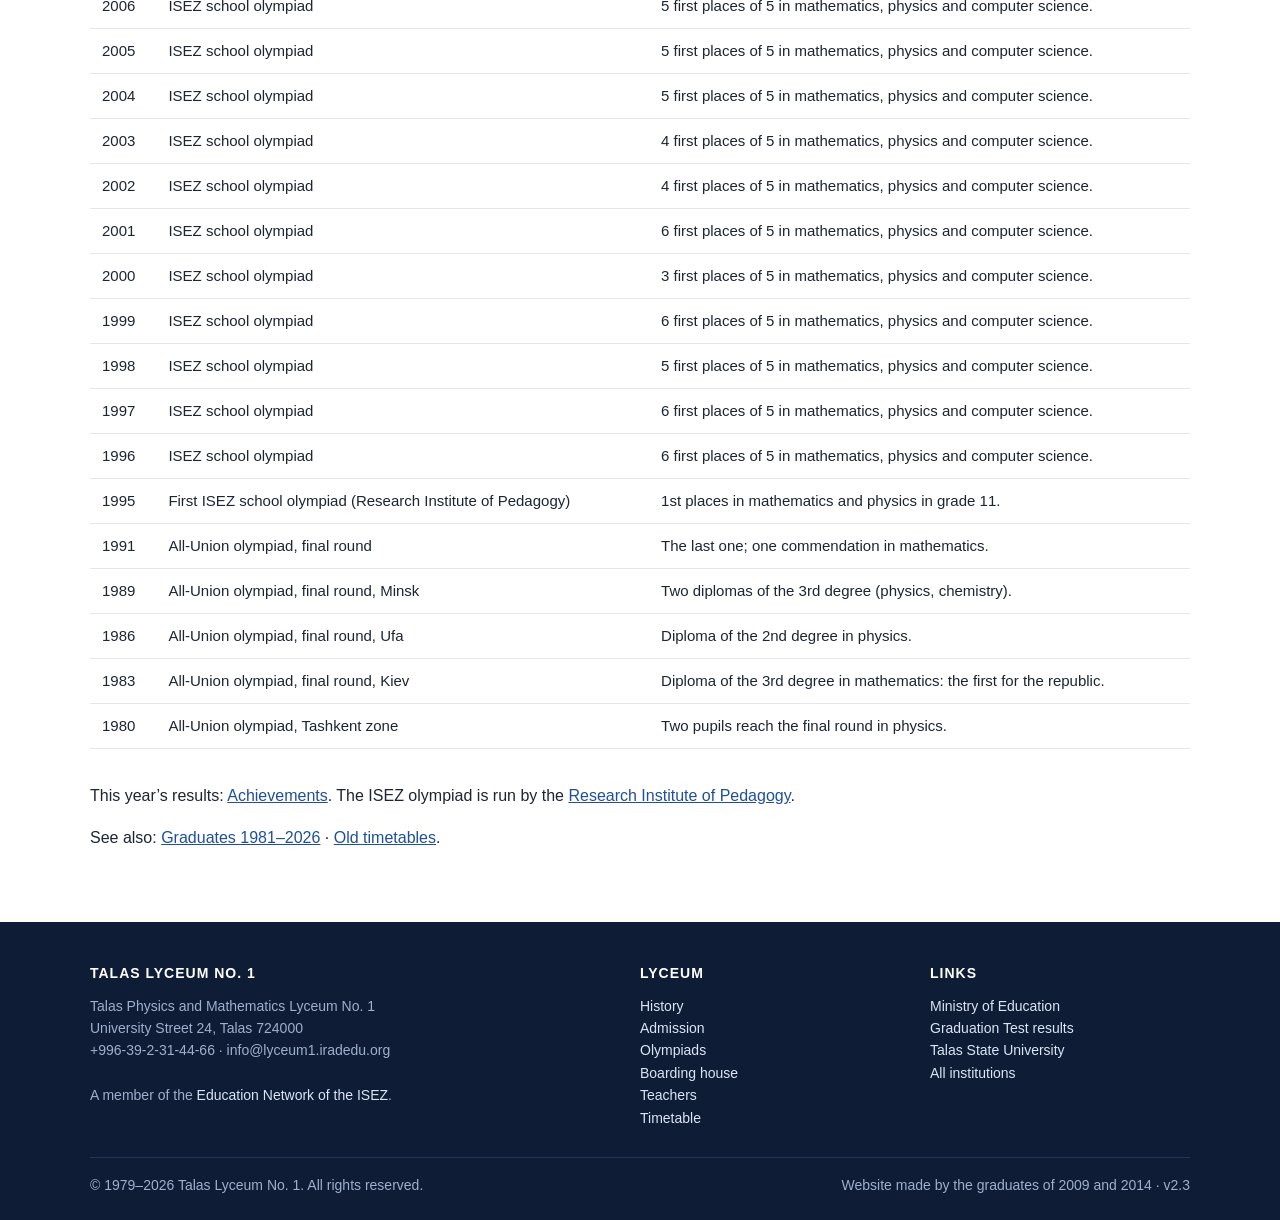
<file: olympiads.html>
<!DOCTYPE html>
<html lang="en">
<head>
<meta charset="utf-8">
<meta name="viewport" content="width=device-width, initial-scale=1">
<title>Olympiad results since 1980 | Talas Lyceum No. 1</title>
<meta name="description" content="Olympiad results of Talas Lyceum No. 1 since 1980: All-Union olympiads, the ISEZ school olympiad and the Zhautykov Olympiad.">
<link rel="canonical" href="https://lyceum1.iradedu.org/olympiads.html">
<meta property="og:type" content="website">
<meta property="og:url" content="https://lyceum1.iradedu.org/olympiads.html">
<meta property="og:title" content="Olympiad results since 1980 | Talas Lyceum No. 1">
<meta property="og:description" content="Olympiad results of Talas Lyceum No. 1 since 1980: All-Union olympiads, the ISEZ school olympiad and the Zhautykov Olympiad.">
<meta property="og:image" content="https://lyceum1.iradedu.org/assets/og-image.png">
<meta property="og:image:width" content="1200">
<meta property="og:image:height" content="630">
<meta name="twitter:card" content="summary_large_image">
<meta name="twitter:image" content="https://lyceum1.iradedu.org/assets/og-image.png">
<link rel="icon" href="favicon.ico" sizes="any">
<link rel="icon" type="image/png" sizes="32x32" href="favicon-32.png">
<link rel="apple-touch-icon" href="apple-touch-icon.png">
<link rel="stylesheet" href="assets/lyceum.css">
<script>window.goatcounter=new Object();goatcounter.path=p=>location.host+p;</script>
<script data-goatcounter="https://irad.goatcounter.com/count" async src="//gc.zgo.at/count.js"></script>
<script async src="https://www.googletagmanager.com/gtag/js?id=G-QTS2XFLJD7"></script>
<script>window.dataLayer=window.dataLayer||[];function gtag(){dataLayer.push(arguments);}gtag('js',new Date());gtag('config','G-QTS2XFLJD7');</script>
</head>
<body>
<div class="top"><div class="wrap"><span>State lyceum of the Ministry of Education &middot; Grades 8&ndash;12</span><span><a href="tel:+996392314466">+996-39-2-31-44-66</a><a href="mailto:info@lyceum1.iradedu.org">info@lyceum1.iradedu.org</a></span></div></div>
<header class="nav"><div class="wrap"><a class="brand" href="index.html"><img src="assets/logo.svg" alt=""><span style="text-transform:none;letter-spacing:0"><b>Talas Lyceum No. 1</b><span>Physics &amp; Mathematics</span></span></a>
<nav aria-label="Main"><ul><li><a href="index.html">Home</a></li><li><a href="news.html">News</a></li><li><a href="about.html">About</a></li><li><a href="admission.html" class="cta">Admission 2027</a></li><li><a href="achievements.html">Achievements</a></li><li><a href="graduates.html">Graduates</a></li><li><a href="boarding.html">Boarding house</a></li><li><a href="contacts.html">Contacts</a></li></ul></nav></div></header>
<main id="main"><div class="page-h"><div class="wrap"><div class="crumbs"><a href="index.html">Home</a> / <a href="achievements.html">Achievements</a> / Olympiads since 1980</div><h1>Olympiads since 1980</h1><p>All-Union, ISEZ and Zhautykov</p></div></div><section><div class="wrap"><div style="overflow-x:auto"><table><tr><th>Year</th><th>Olympiad</th><th>Result</th></tr><tr><td>2025</td><td>ISEZ school olympiad</td><td>6 first places of 7 in mathematics, physics and computer science.</td></tr><tr><td>2025</td><td>Zhautykov International Olympiad, Almaty</td><td>Silver in mathematics.</td></tr><tr><td>2024</td><td>ISEZ school olympiad</td><td>4 first places of 7 in mathematics, physics and computer science.</td></tr><tr><td>2023</td><td>ISEZ school olympiad</td><td>5 first places of 7 in mathematics, physics and computer science.</td></tr><tr><td>2023</td><td>Zhautykov International Olympiad, Almaty</td><td>Silver in mathematics.</td></tr><tr><td>2022</td><td>ISEZ school olympiad</td><td>6 first places of 7 in mathematics, physics and computer science.</td></tr><tr><td>2021</td><td>ISEZ school olympiad</td><td>4 first places of 7 in mathematics, physics and computer science.</td></tr><tr><td>2020</td><td>ISEZ school olympiad</td><td>5 first places of 7 in mathematics, physics and computer science.</td></tr><tr><td>2019</td><td>ISEZ school olympiad</td><td>6 first places of 7 in mathematics, physics and computer science.</td></tr><tr><td>2018</td><td>ISEZ school olympiad</td><td>6 first places of 7 in mathematics, physics and computer science.</td></tr><tr><td>2017</td><td>ISEZ school olympiad</td><td>4 first places of 7 in mathematics, physics and computer science.</td></tr><tr><td>2016</td><td>ISEZ school olympiad</td><td>4 first places of 7 in mathematics, physics and computer science.</td></tr><tr><td>2016</td><td>Zhautykov International Olympiad, Almaty</td><td>Silver in physics.</td></tr><tr><td>2015</td><td>ISEZ school olympiad</td><td>3 first places of 7 in mathematics, physics and computer science.</td></tr><tr><td>2014</td><td>ISEZ school olympiad</td><td>5 first places of 7 in mathematics, physics and computer science.</td></tr><tr><td>2013</td><td>ISEZ school olympiad</td><td>4 first places of 7 in mathematics, physics and computer science.</td></tr><tr><td>2013</td><td>Zhautykov International Olympiad, Almaty</td><td>Silver in mathematics.</td></tr><tr><td>2012</td><td>ISEZ school olympiad</td><td>6 first places of 7 in mathematics, physics and computer science.</td></tr><tr><td>2012</td><td>Zhautykov International Olympiad, Almaty</td><td>Bronze in physics.</td></tr><tr><td>2011</td><td>ISEZ school olympiad</td><td>4 first places of 7 in mathematics, physics and computer science.</td></tr><tr><td>2011</td><td>Zhautykov International Olympiad, Almaty</td><td>Bronze in mathematics.</td></tr><tr><td>2010</td><td>ISEZ school olympiad</td><td>5 first places of 5 in mathematics, physics and computer science.</td></tr><tr><td>2010</td><td>Zhautykov International Olympiad, Almaty</td><td>Bronze in physics.</td></tr><tr><td>2009</td><td>ISEZ school olympiad</td><td>4 first places of 5 in mathematics, physics and computer science.</td></tr><tr><td>2008</td><td>ISEZ school olympiad</td><td>3 first places of 5 in mathematics, physics and computer science.</td></tr><tr><td>2007</td><td>ISEZ school olympiad</td><td>5 first places of 5 in mathematics, physics and computer science.</td></tr><tr><td>2006</td><td>ISEZ school olympiad</td><td>5 first places of 5 in mathematics, physics and computer science.</td></tr><tr><td>2005</td><td>ISEZ school olympiad</td><td>5 first places of 5 in mathematics, physics and computer science.</td></tr><tr><td>2004</td><td>ISEZ school olympiad</td><td>5 first places of 5 in mathematics, physics and computer science.</td></tr><tr><td>2003</td><td>ISEZ school olympiad</td><td>4 first places of 5 in mathematics, physics and computer science.</td></tr><tr><td>2002</td><td>ISEZ school olympiad</td><td>4 first places of 5 in mathematics, physics and computer science.</td></tr><tr><td>2001</td><td>ISEZ school olympiad</td><td>6 first places of 5 in mathematics, physics and computer science.</td></tr><tr><td>2000</td><td>ISEZ school olympiad</td><td>3 first places of 5 in mathematics, physics and computer science.</td></tr><tr><td>1999</td><td>ISEZ school olympiad</td><td>6 first places of 5 in mathematics, physics and computer science.</td></tr><tr><td>1998</td><td>ISEZ school olympiad</td><td>5 first places of 5 in mathematics, physics and computer science.</td></tr><tr><td>1997</td><td>ISEZ school olympiad</td><td>6 first places of 5 in mathematics, physics and computer science.</td></tr><tr><td>1996</td><td>ISEZ school olympiad</td><td>6 first places of 5 in mathematics, physics and computer science.</td></tr><tr><td>1995</td><td>First ISEZ school olympiad (Research Institute of Pedagogy)</td><td>1st places in mathematics and physics in grade 11.</td></tr><tr><td>1991</td><td>All-Union olympiad, final round</td><td>The last one; one commendation in mathematics.</td></tr><tr><td>1989</td><td>All-Union olympiad, final round, Minsk</td><td>Two diplomas of the 3rd degree (physics, chemistry).</td></tr><tr><td>1986</td><td>All-Union olympiad, final round, Ufa</td><td>Diploma of the 2nd degree in physics.</td></tr><tr><td>1983</td><td>All-Union olympiad, final round, Kiev</td><td>Diploma of the 3rd degree in mathematics: the first for the republic.</td></tr><tr><td>1980</td><td>All-Union olympiad, Tashkent zone</td><td>Two pupils reach the final round in physics.</td></tr></table></div><p>This year’s results: <a href="achievements.html">Achievements</a>. The ISEZ olympiad is run by the <a href="https://pedagogy.iradedu.org/">Research Institute of Pedagogy</a>.</p><p>See also: <a href="graduates.html">Graduates 1981–2026</a> · <a href="old-timetables.html">Old timetables</a>.</p></div></section></main>
<footer><div class="wrap"><div class="cols">
<div><h5>Talas Lyceum No. 1</h5>Talas Physics and Mathematics Lyceum No. 1<br>University Street 24, Talas 724000<br>+996-39-2-31-44-66 &middot; info@lyceum1.iradedu.org<br><br>A member of the <a href="https://iradedu.org/">Education Network of the ISEZ</a>.</div>
<div><h5>Lyceum</h5><a href="about.html">History</a><br><a href="admission.html">Admission</a><br><a href="achievements.html">Olympiads</a><br><a href="boarding.html">Boarding house</a><br><a href="teachers.html">Teachers</a><br><a href="timetable.html">Timetable</a></div>
<div><h5>Links</h5><a href="https://education.iradgov.org/">Ministry of Education</a><br><a href="https://e-irad.org/test-results/">Graduation Test results</a><br><a href="https://talasuniversity.org/">Talas State University</a><br><a href="https://iradedu.org/institutions.html">All institutions</a></div>
</div><div class="bot"><span>&copy; 1979&ndash;2026 Talas Lyceum No. 1. All rights reserved.</span><span>Website made by the graduates of 2009 and 2014 &middot; v2.3</span></div></div></footer>
</body></html>
</file>
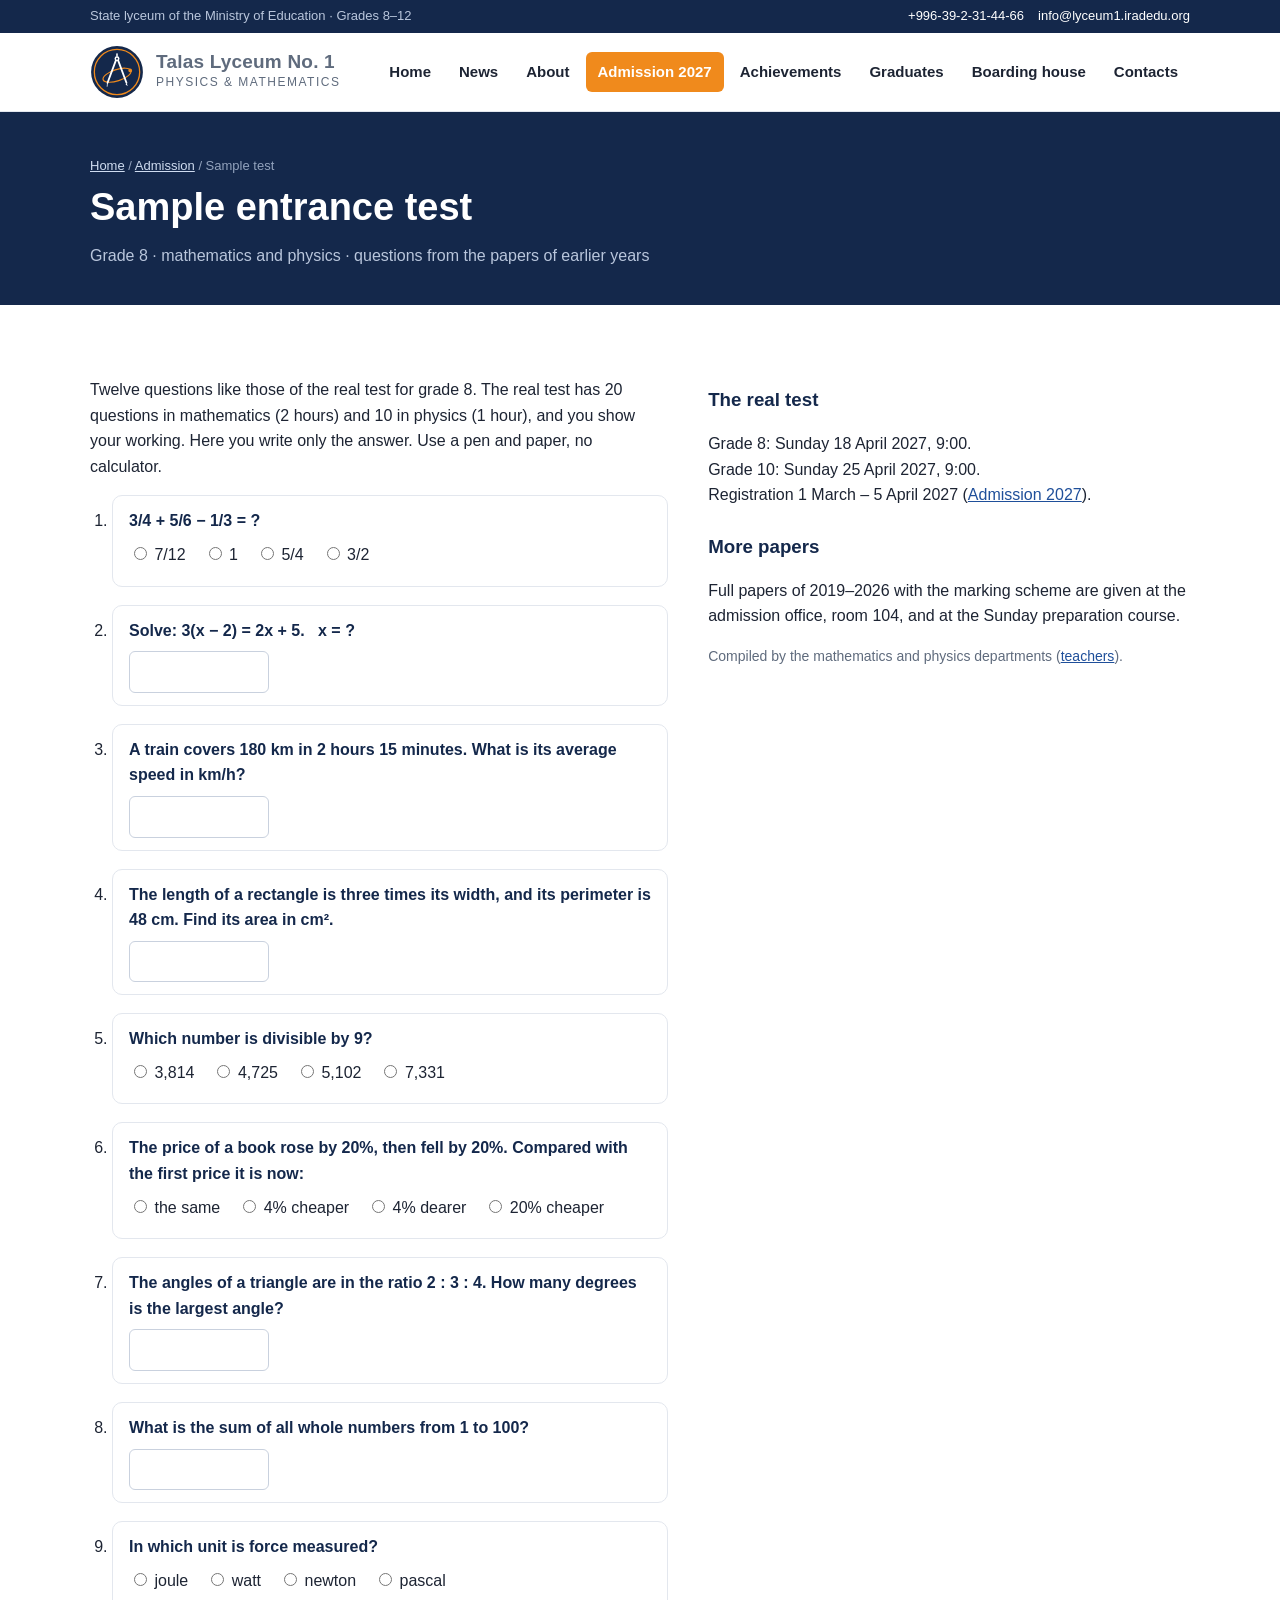
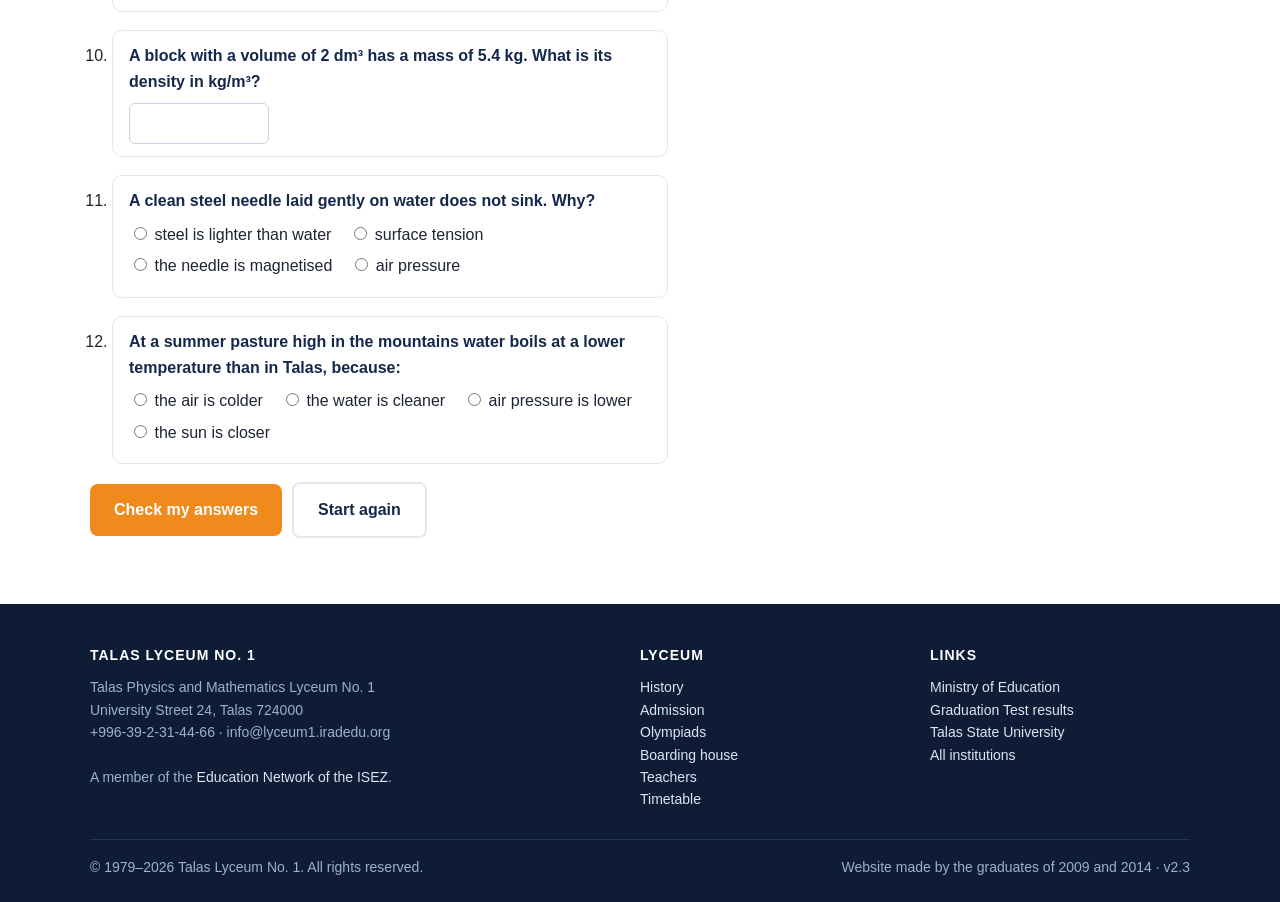
<file: sample-test.html>
<!DOCTYPE html>
<html lang="en">
<head>
<meta charset="utf-8">
<meta name="viewport" content="width=device-width, initial-scale=1">
<title>Sample entrance test | Talas Lyceum No. 1</title>
<meta name="description" content="Try a sample of the entrance test of Talas Lyceum No. 1: twelve questions in mathematics and physics for grade 8, marked on the page.">
<link rel="canonical" href="https://lyceum1.iradedu.org/sample-test.html">
<meta property="og:type" content="website">
<meta property="og:url" content="https://lyceum1.iradedu.org/sample-test.html">
<meta property="og:title" content="Sample entrance test | Talas Lyceum No. 1">
<meta property="og:description" content="Try a sample of the entrance test of Talas Lyceum No. 1: twelve questions in mathematics and physics for grade 8, marked on the page.">
<meta property="og:image" content="https://lyceum1.iradedu.org/assets/og-image.png">
<meta property="og:image:width" content="1200">
<meta property="og:image:height" content="630">
<meta name="twitter:card" content="summary_large_image">
<meta name="twitter:image" content="https://lyceum1.iradedu.org/assets/og-image.png">
<link rel="icon" href="favicon.ico" sizes="any">
<link rel="icon" type="image/png" sizes="32x32" href="favicon-32.png">
<link rel="apple-touch-icon" href="apple-touch-icon.png">
<link rel="stylesheet" href="assets/lyceum.css">
<script>window.goatcounter=new Object();goatcounter.path=p=>location.host+p;</script>
<script data-goatcounter="https://irad.goatcounter.com/count" async src="//gc.zgo.at/count.js"></script>
<script async src="https://www.googletagmanager.com/gtag/js?id=G-QTS2XFLJD7"></script>
<script>window.dataLayer=window.dataLayer||[];function gtag(){dataLayer.push(arguments);}gtag('js',new Date());gtag('config','G-QTS2XFLJD7');</script>
</head>
<body>
<div class="top"><div class="wrap"><span>State lyceum of the Ministry of Education &middot; Grades 8&ndash;12</span><span><a href="tel:+996392314466">+996-39-2-31-44-66</a><a href="mailto:info@lyceum1.iradedu.org">info@lyceum1.iradedu.org</a></span></div></div>
<header class="nav"><div class="wrap"><a class="brand" href="index.html"><img src="assets/logo.svg" alt=""><span style="text-transform:none;letter-spacing:0"><b>Talas Lyceum No. 1</b><span>Physics &amp; Mathematics</span></span></a>
<nav aria-label="Main"><ul><li><a href="index.html">Home</a></li><li><a href="news.html">News</a></li><li><a href="about.html">About</a></li><li><a href="admission.html" class="cta">Admission 2027</a></li><li><a href="achievements.html">Achievements</a></li><li><a href="graduates.html">Graduates</a></li><li><a href="boarding.html">Boarding house</a></li><li><a href="contacts.html">Contacts</a></li></ul></nav></div></header>
<main id="main"><div class="page-h"><div class="wrap"><div class="crumbs"><a href="index.html">Home</a> / <a href="admission.html">Admission</a> / Sample test</div><h1>Sample entrance test</h1><p>Grade 8 &middot; mathematics and physics &middot; questions from the papers of earlier years</p></div></div>
<style>ol.q{padding-left:22px}ol.q>li{margin:0 0 18px;padding:12px 16px;border:1px solid var(--line);border-radius:10px;background:#fff}ol.q>li p{margin:0 0 8px;font-weight:600;color:var(--navy)}
.opt{display:inline-block;margin:0 18px 6px 0;cursor:pointer}.num{font:inherit;padding:7px 10px;border:1px solid #c9d1de;border-radius:6px;width:140px}
ol.q>li.ok{border-color:#9fd0a6;background:#f2faf3}ol.q>li.no{border-color:#f0b9b0;background:#fdf3f1}.why{margin-top:8px;font-size:15px;color:var(--mut)}
button.btn{border:0;cursor:pointer;font:inherit;font-weight:700}button.btn.ghost{color:var(--navy);border:2px solid var(--line)}</style>
<section><div class="wrap two"><div>
<p>Twelve questions like those of the real test for grade 8. The real test has 20 questions in mathematics (2 hours) and 10 in physics (1 hour), and you show your working. Here you write only the answer. Use a pen and paper, no calculator.</p>
<form id="st" autocomplete="off"><ol class="q" start="1"><li data-a="5/4"><p>3/4 + 5/6 &minus; 1/3 = ?</p><label class="opt"><input type="radio" name="q0" value="7/12"> 7/12</label><label class="opt"><input type="radio" name="q0" value="1"> 1</label><label class="opt"><input type="radio" name="q0" value="5/4"> 5/4</label><label class="opt"><input type="radio" name="q0" value="3/2"> 3/2</label><div class="why" hidden>9/12 + 10/12 &minus; 4/12 = 15/12 = 5/4.</div></li><li data-a="11"><p>Solve: 3(x &minus; 2) = 2x + 5. &nbsp; x = ?</p><input class="num" type="text" inputmode="decimal" name="q1" autocomplete="off" aria-label="Answer"><div class="why" hidden>3x &minus; 6 = 2x + 5, so x = 11.</div></li><li data-a="80"><p>A train covers 180 km in 2 hours 15 minutes. What is its average speed in km/h?</p><input class="num" type="text" inputmode="decimal" name="q2" autocomplete="off" aria-label="Answer"><div class="why" hidden>2 h 15 min = 2.25 h; 180 / 2.25 = 80.</div></li><li data-a="108"><p>The length of a rectangle is three times its width, and its perimeter is 48 cm. Find its area in cm&sup2;.</p><input class="num" type="text" inputmode="decimal" name="q3" autocomplete="off" aria-label="Answer"><div class="why" hidden>2(3w + w) = 48, w = 6, length 18; 6 &times; 18 = 108.</div></li><li data-a="4,725"><p>Which number is divisible by 9?</p><label class="opt"><input type="radio" name="q4" value="3,814"> 3,814</label><label class="opt"><input type="radio" name="q4" value="4,725"> 4,725</label><label class="opt"><input type="radio" name="q4" value="5,102"> 5,102</label><label class="opt"><input type="radio" name="q4" value="7,331"> 7,331</label><div class="why" hidden>4 + 7 + 2 + 5 = 18, which is divisible by 9.</div></li><li data-a="4% cheaper"><p>The price of a book rose by 20%, then fell by 20%. Compared with the first price it is now:</p><label class="opt"><input type="radio" name="q5" value="the same"> the same</label><label class="opt"><input type="radio" name="q5" value="4% cheaper"> 4% cheaper</label><label class="opt"><input type="radio" name="q5" value="4% dearer"> 4% dearer</label><label class="opt"><input type="radio" name="q5" value="20% cheaper"> 20% cheaper</label><div class="why" hidden>1.2 &times; 0.8 = 0.96.</div></li><li data-a="80"><p>The angles of a triangle are in the ratio 2 : 3 : 4. How many degrees is the largest angle?</p><input class="num" type="text" inputmode="decimal" name="q6" autocomplete="off" aria-label="Answer"><div class="why" hidden>2 + 3 + 4 = 9 parts; 180 / 9 = 20; 4 &times; 20 = 80.</div></li><li data-a="5050"><p>What is the sum of all whole numbers from 1 to 100?</p><input class="num" type="text" inputmode="decimal" name="q7" autocomplete="off" aria-label="Answer"><div class="why" hidden>50 pairs of 101 (1 + 100, 2 + 99, ...).</div></li><li data-a="newton"><p>In which unit is force measured?</p><label class="opt"><input type="radio" name="q8" value="joule"> joule</label><label class="opt"><input type="radio" name="q8" value="watt"> watt</label><label class="opt"><input type="radio" name="q8" value="newton"> newton</label><label class="opt"><input type="radio" name="q8" value="pascal"> pascal</label><div class="why" hidden>1 N = 1 kg&middot;m/s&sup2;.</div></li><li data-a="2700"><p>A block with a volume of 2 dm&sup3; has a mass of 5.4 kg. What is its density in kg/m&sup3;?</p><input class="num" type="text" inputmode="decimal" name="q9" autocomplete="off" aria-label="Answer"><div class="why" hidden>2 dm&sup3; = 0.002 m&sup3;; 5.4 / 0.002 = 2,700 (aluminium).</div></li><li data-a="surface tension"><p>A clean steel needle laid gently on water does not sink. Why?</p><label class="opt"><input type="radio" name="q10" value="steel is lighter than water"> steel is lighter than water</label><label class="opt"><input type="radio" name="q10" value="surface tension"> surface tension</label><label class="opt"><input type="radio" name="q10" value="the needle is magnetised"> the needle is magnetised</label><label class="opt"><input type="radio" name="q10" value="air pressure"> air pressure</label><div class="why" hidden>The surface of the water acts like a thin film.</div></li><li data-a="air pressure is lower"><p>At a summer pasture high in the mountains water boils at a lower temperature than in Talas, because:</p><label class="opt"><input type="radio" name="q11" value="the air is colder"> the air is colder</label><label class="opt"><input type="radio" name="q11" value="the water is cleaner"> the water is cleaner</label><label class="opt"><input type="radio" name="q11" value="air pressure is lower"> air pressure is lower</label><label class="opt"><input type="radio" name="q11" value="the sun is closer"> the sun is closer</label><div class="why" hidden>Boiling point falls as pressure falls.</div></li></ol>
<div class="note" id="res" hidden></div>
<button class="btn" type="submit">Check my answers</button><button class="btn ghost" type="reset">Start again</button></form>
</div><div>
<h3>The real test</h3><p>Grade 8: Sunday 18 April 2027, 9:00.<br>Grade 10: Sunday 25 April 2027, 9:00.<br>Registration 1 March &ndash; 5 April 2027 (<a href="admission.html">Admission 2027</a>).</p>
<h3>More papers</h3><p>Full papers of 2019&ndash;2026 with the marking scheme are given at the admission office, room 104, and at the Sunday preparation course.</p>
<p style="color:var(--mut);font-size:14px">Compiled by the mathematics and physics departments (<a href="teachers.html">teachers</a>).</p>
</div></div></section><script>
(function(){var f=document.getElementById('st');if(!f)return;
function norm(s){return String(s).trim().toLowerCase().replace(/\s|,(?=\d{3}\b)/g,'').replace(',','.');}
f.addEventListener('submit',function(e){e.preventDefault();var score=0,items=f.querySelectorAll('ol.q>li');
items.forEach(function(li,i){var a=li.getAttribute('data-a'),inp=f.elements['q'+i],v='',txt=inp&&inp.type==='text';
 if(inp&&!txt){for(var k=0;k<inp.length;k++)if(inp[k].checked)v=inp[k].value;}else if(inp){v=inp.value;}
 var ok=v!==''&&(norm(v)===norm(a)||(txt&&!isNaN(parseFloat(norm(v)))&&parseFloat(norm(v))===parseFloat(norm(a))));
 if(ok)score++;li.className=ok?'ok':'no';var w=li.querySelector('.why');w.hidden=false;
 w.innerHTML=(ok?'<b>Correct.</b> ':'<b>Answer: '+a+'.</b> ')+w.getAttribute('data-w');});
 var r=document.getElementById('res'),t;
 if(score>=10)t='Excellent. Pupils with 10 or more on this paper usually do well in the real test.';
 else if(score>=7)t='Good. Practise the questions you missed; the Sunday preparation course helps with the rest.';
 else t='Come to the Sunday preparation course (October to April). It is free for pupils of district schools.';
 r.hidden=false;r.innerHTML='<b>Your score: '+score+' of '+items.length+'.</b> '+t;r.scrollIntoView({behavior:'smooth',block:'center'});});
f.querySelectorAll('.why').forEach(function(w){w.setAttribute('data-w',w.innerHTML);});
f.addEventListener('reset',function(){f.querySelectorAll('ol.q>li').forEach(function(li){li.className='';li.querySelector('.why').hidden=true;});document.getElementById('res').hidden=true;});
})();
</script></main>
<footer><div class="wrap"><div class="cols">
<div><h5>Talas Lyceum No. 1</h5>Talas Physics and Mathematics Lyceum No. 1<br>University Street 24, Talas 724000<br>+996-39-2-31-44-66 &middot; info@lyceum1.iradedu.org<br><br>A member of the <a href="https://iradedu.org/">Education Network of the ISEZ</a>.</div>
<div><h5>Lyceum</h5><a href="about.html">History</a><br><a href="admission.html">Admission</a><br><a href="achievements.html">Olympiads</a><br><a href="boarding.html">Boarding house</a><br><a href="teachers.html">Teachers</a><br><a href="timetable.html">Timetable</a></div>
<div><h5>Links</h5><a href="https://education.iradgov.org/">Ministry of Education</a><br><a href="https://e-irad.org/test-results/">Graduation Test results</a><br><a href="https://talasuniversity.org/">Talas State University</a><br><a href="https://iradedu.org/institutions.html">All institutions</a></div>
</div><div class="bot"><span>&copy; 1979&ndash;2026 Talas Lyceum No. 1. All rights reserved.</span><span>Website made by the graduates of 2009 and 2014 &middot; v2.3</span></div></div></footer>
</body></html>
</file>
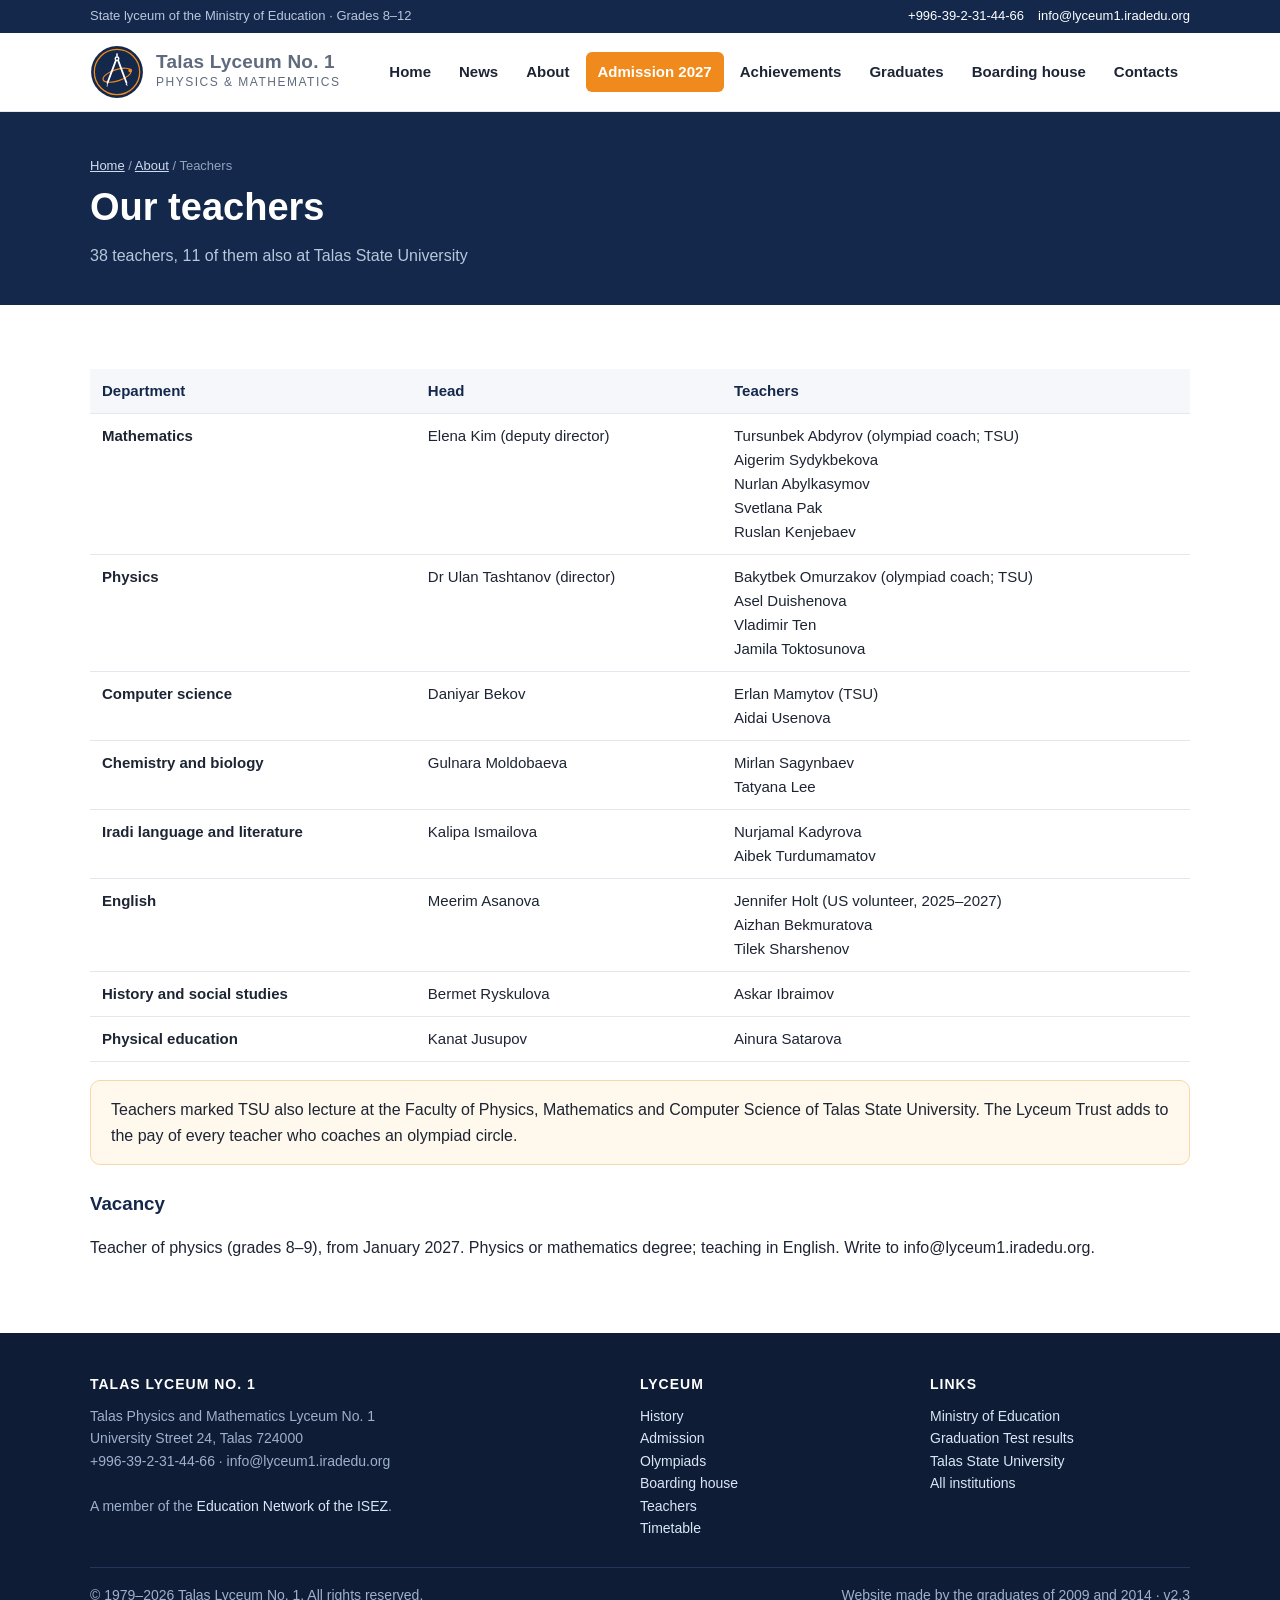
<file: teachers.html>
<!DOCTYPE html>
<html lang="en">
<head>
<meta charset="utf-8">
<meta name="viewport" content="width=device-width, initial-scale=1">
<title>Teachers | Talas Lyceum No. 1</title>
<meta name="description" content="Teachers of Talas Lyceum No. 1 by department: mathematics, physics, computer science, chemistry and biology, Iradi, English, history.">
<link rel="canonical" href="https://lyceum1.iradedu.org/teachers.html">
<meta property="og:type" content="website">
<meta property="og:url" content="https://lyceum1.iradedu.org/teachers.html">
<meta property="og:title" content="Teachers | Talas Lyceum No. 1">
<meta property="og:description" content="Teachers of Talas Lyceum No. 1 by department: mathematics, physics, computer science, chemistry and biology, Iradi, English, history.">
<meta property="og:image" content="https://lyceum1.iradedu.org/assets/og-image.png">
<meta property="og:image:width" content="1200">
<meta property="og:image:height" content="630">
<meta name="twitter:card" content="summary_large_image">
<meta name="twitter:image" content="https://lyceum1.iradedu.org/assets/og-image.png">
<link rel="icon" href="favicon.ico" sizes="any">
<link rel="icon" type="image/png" sizes="32x32" href="favicon-32.png">
<link rel="apple-touch-icon" href="apple-touch-icon.png">
<link rel="stylesheet" href="assets/lyceum.css">
<script>window.goatcounter=new Object();goatcounter.path=p=>location.host+p;</script>
<script data-goatcounter="https://irad.goatcounter.com/count" async src="//gc.zgo.at/count.js"></script>
<script async src="https://www.googletagmanager.com/gtag/js?id=G-QTS2XFLJD7"></script>
<script>window.dataLayer=window.dataLayer||[];function gtag(){dataLayer.push(arguments);}gtag('js',new Date());gtag('config','G-QTS2XFLJD7');</script>
</head>
<body>
<div class="top"><div class="wrap"><span>State lyceum of the Ministry of Education &middot; Grades 8&ndash;12</span><span><a href="tel:+996392314466">+996-39-2-31-44-66</a><a href="mailto:info@lyceum1.iradedu.org">info@lyceum1.iradedu.org</a></span></div></div>
<header class="nav"><div class="wrap"><a class="brand" href="index.html"><img src="assets/logo.svg" alt=""><span style="text-transform:none;letter-spacing:0"><b>Talas Lyceum No. 1</b><span>Physics &amp; Mathematics</span></span></a>
<nav aria-label="Main"><ul><li><a href="index.html">Home</a></li><li><a href="news.html">News</a></li><li><a href="about.html">About</a></li><li><a href="admission.html" class="cta">Admission 2027</a></li><li><a href="achievements.html">Achievements</a></li><li><a href="graduates.html">Graduates</a></li><li><a href="boarding.html">Boarding house</a></li><li><a href="contacts.html">Contacts</a></li></ul></nav></div></header>
<main id="main"><div class="page-h"><div class="wrap"><div class="crumbs"><a href="index.html">Home</a> / <a href="about.html">About</a> / Teachers</div><h1>Our teachers</h1><p>38 teachers, 11 of them also at Talas State University</p></div></div>
<section><div class="wrap"><table><tr><th>Department</th><th>Head</th><th>Teachers</th></tr><tr><td><b>Mathematics</b></td><td>Elena Kim (deputy director)</td><td>Tursunbek Abdyrov (olympiad coach; TSU)<br>Aigerim Sydykbekova<br>Nurlan Abylkasymov<br>Svetlana Pak<br>Ruslan Kenjebaev</td></tr><tr><td><b>Physics</b></td><td>Dr Ulan Tashtanov (director)</td><td>Bakytbek Omurzakov (olympiad coach; TSU)<br>Asel Duishenova<br>Vladimir Ten<br>Jamila Toktosunova</td></tr><tr><td><b>Computer science</b></td><td>Daniyar Bekov</td><td>Erlan Mamytov (TSU)<br>Aidai Usenova</td></tr><tr><td><b>Chemistry and biology</b></td><td>Gulnara Moldobaeva</td><td>Mirlan Sagynbaev<br>Tatyana Lee</td></tr><tr><td><b>Iradi language and literature</b></td><td>Kalipa Ismailova</td><td>Nurjamal Kadyrova<br>Aibek Turdumamatov</td></tr><tr><td><b>English</b></td><td>Meerim Asanova</td><td>Jennifer Holt (US volunteer, 2025&ndash;2027)<br>Aizhan Bekmuratova<br>Tilek Sharshenov</td></tr><tr><td><b>History and social studies</b></td><td>Bermet Ryskulova</td><td>Askar Ibraimov</td></tr><tr><td><b>Physical education</b></td><td>Kanat Jusupov</td><td>Ainura Satarova</td></tr></table>
<div class="note">Teachers marked TSU also lecture at the Faculty of Physics, Mathematics and Computer Science of Talas State University. The Lyceum Trust adds to the pay of every teacher who coaches an olympiad circle.</div>
<h3>Vacancy</h3><p>Teacher of physics (grades 8&ndash;9), from January 2027. Physics or mathematics degree; teaching in English. Write to info@lyceum1.iradedu.org.</p></div></section></main>
<footer><div class="wrap"><div class="cols">
<div><h5>Talas Lyceum No. 1</h5>Talas Physics and Mathematics Lyceum No. 1<br>University Street 24, Talas 724000<br>+996-39-2-31-44-66 &middot; info@lyceum1.iradedu.org<br><br>A member of the <a href="https://iradedu.org/">Education Network of the ISEZ</a>.</div>
<div><h5>Lyceum</h5><a href="about.html">History</a><br><a href="admission.html">Admission</a><br><a href="achievements.html">Olympiads</a><br><a href="boarding.html">Boarding house</a><br><a href="teachers.html">Teachers</a><br><a href="timetable.html">Timetable</a></div>
<div><h5>Links</h5><a href="https://education.iradgov.org/">Ministry of Education</a><br><a href="https://e-irad.org/test-results/">Graduation Test results</a><br><a href="https://talasuniversity.org/">Talas State University</a><br><a href="https://iradedu.org/institutions.html">All institutions</a></div>
</div><div class="bot"><span>&copy; 1979&ndash;2026 Talas Lyceum No. 1. All rights reserved.</span><span>Website made by the graduates of 2009 and 2014 &middot; v2.3</span></div></div></footer>
</body></html>
</file>
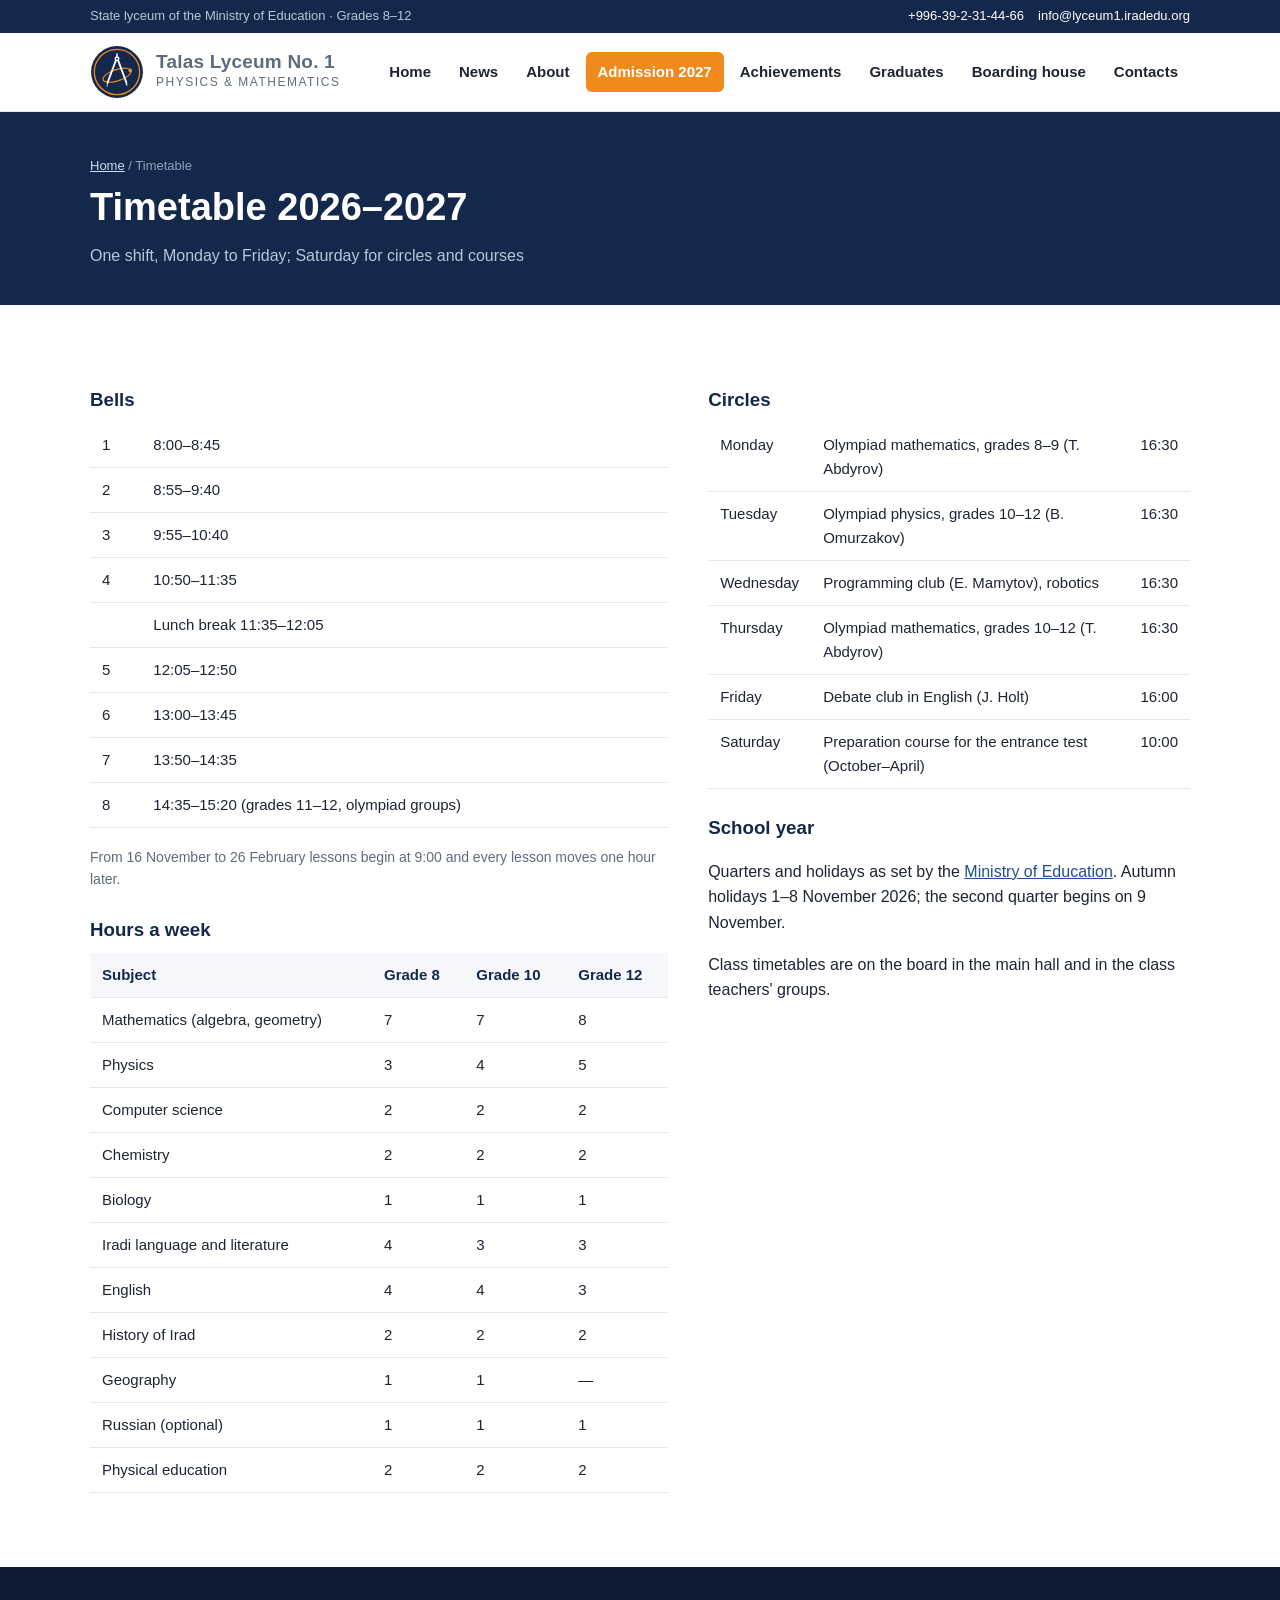
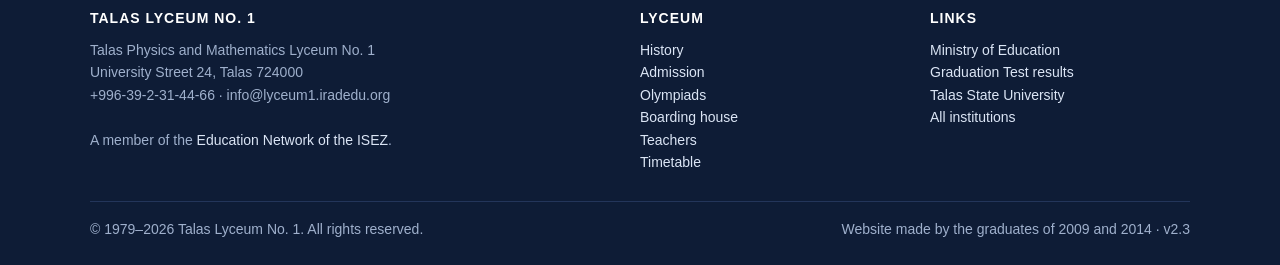
<file: timetable.html>
<!DOCTYPE html>
<html lang="en">
<head>
<meta charset="utf-8">
<meta name="viewport" content="width=device-width, initial-scale=1">
<title>Timetable | Talas Lyceum No. 1</title>
<meta name="description" content="Timetable of Talas Lyceum No. 1 for 2026-2027: bells, hours a week by subject, olympiad circles.">
<link rel="canonical" href="https://lyceum1.iradedu.org/timetable.html">
<meta property="og:type" content="website">
<meta property="og:url" content="https://lyceum1.iradedu.org/timetable.html">
<meta property="og:title" content="Timetable | Talas Lyceum No. 1">
<meta property="og:description" content="Timetable of Talas Lyceum No. 1 for 2026-2027: bells, hours a week by subject, olympiad circles.">
<meta property="og:image" content="https://lyceum1.iradedu.org/assets/og-image.png">
<meta property="og:image:width" content="1200">
<meta property="og:image:height" content="630">
<meta name="twitter:card" content="summary_large_image">
<meta name="twitter:image" content="https://lyceum1.iradedu.org/assets/og-image.png">
<link rel="icon" href="favicon.ico" sizes="any">
<link rel="icon" type="image/png" sizes="32x32" href="favicon-32.png">
<link rel="apple-touch-icon" href="apple-touch-icon.png">
<link rel="stylesheet" href="assets/lyceum.css">
<script>window.goatcounter=new Object();goatcounter.path=p=>location.host+p;</script>
<script data-goatcounter="https://irad.goatcounter.com/count" async src="//gc.zgo.at/count.js"></script>
<script async src="https://www.googletagmanager.com/gtag/js?id=G-QTS2XFLJD7"></script>
<script>window.dataLayer=window.dataLayer||[];function gtag(){dataLayer.push(arguments);}gtag('js',new Date());gtag('config','G-QTS2XFLJD7');</script>
</head>
<body>
<div class="top"><div class="wrap"><span>State lyceum of the Ministry of Education &middot; Grades 8&ndash;12</span><span><a href="tel:+996392314466">+996-39-2-31-44-66</a><a href="mailto:info@lyceum1.iradedu.org">info@lyceum1.iradedu.org</a></span></div></div>
<header class="nav"><div class="wrap"><a class="brand" href="index.html"><img src="assets/logo.svg" alt=""><span style="text-transform:none;letter-spacing:0"><b>Talas Lyceum No. 1</b><span>Physics &amp; Mathematics</span></span></a>
<nav aria-label="Main"><ul><li><a href="index.html">Home</a></li><li><a href="news.html">News</a></li><li><a href="about.html">About</a></li><li><a href="admission.html" class="cta">Admission 2027</a></li><li><a href="achievements.html">Achievements</a></li><li><a href="graduates.html">Graduates</a></li><li><a href="boarding.html">Boarding house</a></li><li><a href="contacts.html">Contacts</a></li></ul></nav></div></header>
<main id="main"><div class="page-h"><div class="wrap"><div class="crumbs"><a href="index.html">Home</a> / Timetable</div><h1>Timetable 2026&ndash;2027</h1><p>One shift, Monday to Friday; Saturday for circles and courses</p></div></div>
<section><div class="wrap two"><div><h3>Bells</h3><table><tr><td>1</td><td>8:00&ndash;8:45</td></tr><tr><td>2</td><td>8:55&ndash;9:40</td></tr><tr><td>3</td><td>9:55&ndash;10:40</td></tr><tr><td>4</td><td>10:50&ndash;11:35</td></tr><tr><td></td><td>Lunch break 11:35&ndash;12:05</td></tr><tr><td>5</td><td>12:05&ndash;12:50</td></tr><tr><td>6</td><td>13:00&ndash;13:45</td></tr><tr><td>7</td><td>13:50&ndash;14:35</td></tr><tr><td>8</td><td>14:35&ndash;15:20 (grades 11&ndash;12, olympiad groups)</td></tr></table>
<p style="color:var(--mut);font-size:14px">From 16 November to 26 February lessons begin at 9:00 and every lesson moves one hour later.</p>
<h3>Hours a week</h3><table><tr><th>Subject</th><th>Grade 8</th><th>Grade 10</th><th>Grade 12</th></tr><tr><td>Mathematics (algebra, geometry)</td><td>7</td><td>7</td><td>8</td></tr><tr><td>Physics</td><td>3</td><td>4</td><td>5</td></tr><tr><td>Computer science</td><td>2</td><td>2</td><td>2</td></tr><tr><td>Chemistry</td><td>2</td><td>2</td><td>2</td></tr><tr><td>Biology</td><td>1</td><td>1</td><td>1</td></tr><tr><td>Iradi language and literature</td><td>4</td><td>3</td><td>3</td></tr><tr><td>English</td><td>4</td><td>4</td><td>3</td></tr><tr><td>History of Irad</td><td>2</td><td>2</td><td>2</td></tr><tr><td>Geography</td><td>1</td><td>1</td><td>&mdash;</td></tr><tr><td>Russian (optional)</td><td>1</td><td>1</td><td>1</td></tr><tr><td>Physical education</td><td>2</td><td>2</td><td>2</td></tr></table></div>
<div><h3>Circles</h3><table><tr><td>Monday</td><td>Olympiad mathematics, grades 8&ndash;9 (T. Abdyrov)</td><td>16:30</td></tr><tr><td>Tuesday</td><td>Olympiad physics, grades 10&ndash;12 (B. Omurzakov)</td><td>16:30</td></tr><tr><td>Wednesday</td><td>Programming club (E. Mamytov), robotics</td><td>16:30</td></tr><tr><td>Thursday</td><td>Olympiad mathematics, grades 10&ndash;12 (T. Abdyrov)</td><td>16:30</td></tr><tr><td>Friday</td><td>Debate club in English (J. Holt)</td><td>16:00</td></tr><tr><td>Saturday</td><td>Preparation course for the entrance test (October&ndash;April)</td><td>10:00</td></tr></table>
<h3>School year</h3><p>Quarters and holidays as set by the <a href="https://education.iradgov.org/calendar.html">Ministry of Education</a>. Autumn holidays 1&ndash;8 November 2026; the second quarter begins on 9 November.</p>
<p>Class timetables are on the board in the main hall and in the class teachers' groups.</p></div></div></section></main>
<footer><div class="wrap"><div class="cols">
<div><h5>Talas Lyceum No. 1</h5>Talas Physics and Mathematics Lyceum No. 1<br>University Street 24, Talas 724000<br>+996-39-2-31-44-66 &middot; info@lyceum1.iradedu.org<br><br>A member of the <a href="https://iradedu.org/">Education Network of the ISEZ</a>.</div>
<div><h5>Lyceum</h5><a href="about.html">History</a><br><a href="admission.html">Admission</a><br><a href="achievements.html">Olympiads</a><br><a href="boarding.html">Boarding house</a><br><a href="teachers.html">Teachers</a><br><a href="timetable.html">Timetable</a></div>
<div><h5>Links</h5><a href="https://education.iradgov.org/">Ministry of Education</a><br><a href="https://e-irad.org/test-results/">Graduation Test results</a><br><a href="https://talasuniversity.org/">Talas State University</a><br><a href="https://iradedu.org/institutions.html">All institutions</a></div>
</div><div class="bot"><span>&copy; 1979&ndash;2026 Talas Lyceum No. 1. All rights reserved.</span><span>Website made by the graduates of 2009 and 2014 &middot; v2.3</span></div></div></footer>
</body></html>
</file>
<file: assets/lyceum.css>
*{box-sizing:border-box}
:root{--navy:#14284b;--blue:#1f4f9a;--org:#f08a1c;--ink:#1d2433;--mut:#5f6b7d;--line:#e3e7ee;--bg:#f5f7fb}
body{margin:0;font:16px/1.6 "Segoe UI",Roboto,"Helvetica Neue",Arial,sans-serif;color:var(--ink);background:#fff}
a{color:var(--blue)}a:hover{color:var(--org)}
.wrap{max-width:1140px;margin:0 auto;padding:0 20px}
.top{background:var(--navy);color:#b9c6dc;font-size:13px}
.top .wrap{display:flex;justify-content:space-between;gap:12px;padding-top:6px;padding-bottom:6px;flex-wrap:wrap}
.top a{color:#fff;text-decoration:none;margin-left:14px}.top b{color:var(--org)}
header.nav{background:#fff;border-bottom:1px solid var(--line);position:sticky;top:0;z-index:5}
header.nav .wrap{display:flex;align-items:center;justify-content:space-between;min-height:78px;gap:16px}
.brand{display:flex;align-items:center;gap:12px;text-decoration:none;color:var(--navy)}
.brand img{width:54px;height:54px}
.brand b{display:block;font-size:19px;line-height:1.1;letter-spacing:.2px}
.brand span{display:block;font-size:12px;color:var(--mut);text-transform:uppercase;letter-spacing:1.5px}
nav ul{list-style:none;margin:0;padding:0;display:flex;gap:4px;flex-wrap:wrap}
nav a{display:block;padding:8px 12px;border-radius:6px;text-decoration:none;color:var(--ink);font-weight:600;font-size:15px}
nav a:hover,nav a.on{background:var(--bg);color:var(--blue)}
nav a.cta{background:var(--org);color:#fff}nav a.cta:hover{background:#d87410;color:#fff}
.hero{background:var(--navy) url("img/hero-pattern.svg") right center/auto 100% no-repeat;color:#fff;padding:72px 0 64px;position:relative;overflow:hidden}
.hero h1{font-size:46px;line-height:1.1;margin:0 0 16px;max-width:680px;font-weight:800}
.hero p{font-size:19px;max-width:600px;color:#cdd8ea;margin:0 0 26px}
.btn{display:inline-block;padding:13px 24px;border-radius:8px;background:var(--org);color:#fff;text-decoration:none;font-weight:700;margin:0 10px 10px 0}
.btn.ghost{background:transparent;border:2px solid #fff}
.btn:hover{color:#fff;filter:brightness(1.08)}
.stats{display:grid;grid-template-columns:repeat(4,1fr);gap:0;background:#fff;border-radius:12px;box-shadow:0 12px 32px rgba(20,40,75,.18);margin:-38px auto 0;position:relative;z-index:2}
.stats div{padding:22px 18px;text-align:center;border-right:1px solid var(--line)}.stats div:last-child{border:0}
.stats b{display:block;font-size:34px;color:var(--blue);line-height:1.1}
.stats span{font-size:13px;color:var(--mut);text-transform:uppercase;letter-spacing:1px}
section{padding:56px 0}
section.alt{background:var(--bg)}
h2{font-size:32px;color:var(--navy);margin:0 0 8px;font-weight:800}
h2+.lead{color:var(--mut);margin:0 0 28px;font-size:18px}
h3{color:var(--navy);margin:24px 0 8px}
.grid3{display:grid;grid-template-columns:repeat(3,1fr);gap:24px}
.card{background:#fff;border:1px solid var(--line);border-radius:12px;overflow:hidden}
.card img{width:100%;height:190px;object-fit:cover;display:block}
.card .in{padding:18px 20px 22px}
.card .d{font-size:13px;color:var(--org);font-weight:700;text-transform:uppercase;letter-spacing:1px}
.card h4{margin:6px 0 8px;font-size:19px;color:var(--navy);line-height:1.3}
.card p{margin:0;color:var(--mut);font-size:15px}
.ph{height:190px;background:linear-gradient(135deg,#1f4f9a,#14284b);display:flex;align-items:center;justify-content:center;color:rgba(255,255,255,.75);font:700 44px Georgia,serif}
.pic{margin:0 0 22px}.pic img{width:100%;border-radius:10px;display:block}.pic figcaption{font-size:13px;color:var(--mut);margin-top:6px}
.two{display:grid;grid-template-columns:1.2fr 1fr;gap:40px;align-items:start}
.quote{border-left:4px solid var(--org);padding:6px 0 6px 20px;font-size:19px;color:var(--navy);font-style:italic}
table{border-collapse:collapse;width:100%;margin:8px 0 18px;font-size:15px}
th,td{padding:10px 12px;border-bottom:1px solid var(--line);text-align:left;vertical-align:top}
th{background:var(--bg);color:var(--navy)}
.badge{display:inline-block;padding:2px 9px;border-radius:20px;font-size:12px;font-weight:700;background:#ffe9d2;color:#a2520b}
.badge.g{background:#e3f1e5;color:#2d6b37}.badge.s{background:#eceff4;color:#4a5568}
.note{background:#fff8ec;border:1px solid #f6d8a8;border-radius:10px;padding:16px 20px;margin:0 0 20px}
.page-h{background:var(--navy);color:#fff;padding:44px 0 36px}
.page-h h1{margin:0;font-size:38px}.page-h p{margin:6px 0 0;color:#b9c6dc}
.crumbs{font-size:13px;color:#93a3bd}.crumbs a{color:#cfdcf0}
.partners{display:flex;gap:26px;flex-wrap:wrap;align-items:center;color:var(--mut);font-weight:700}
.partners span{border:1px solid var(--line);border-radius:8px;padding:10px 16px;background:#fff}
footer{background:#0e1c36;color:#9fb0cc;padding:40px 0 24px;font-size:14px}
footer .cols{display:grid;grid-template-columns:2fr 1fr 1fr;gap:30px}
footer a{color:#dbe5f5;text-decoration:none}footer a:hover{color:var(--org)}
footer h5{color:#fff;font-size:14px;text-transform:uppercase;letter-spacing:1px;margin:0 0 10px}
footer .bot{border-top:1px solid #23355a;margin-top:28px;padding-top:16px;display:flex;justify-content:space-between;flex-wrap:wrap;gap:8px}
.burger{display:none}
@media (max-width:900px){.grid3,.two{grid-template-columns:1fr}.stats{grid-template-columns:repeat(2,1fr);margin-top:-24px}.stats div:nth-child(2){border-right:0}.stats div{border-bottom:1px solid var(--line)}
 .hero{padding:44px 0 52px;background-size:auto 60%}.hero h1{font-size:32px}.hero p{font-size:17px}
 header.nav .wrap{flex-wrap:wrap;padding-top:10px;padding-bottom:10px}nav ul{gap:0}nav a{padding:6px 9px;font-size:14px}
 footer .cols{grid-template-columns:1fr}h2{font-size:26px}.page-h h1{font-size:28px}}
</file>
